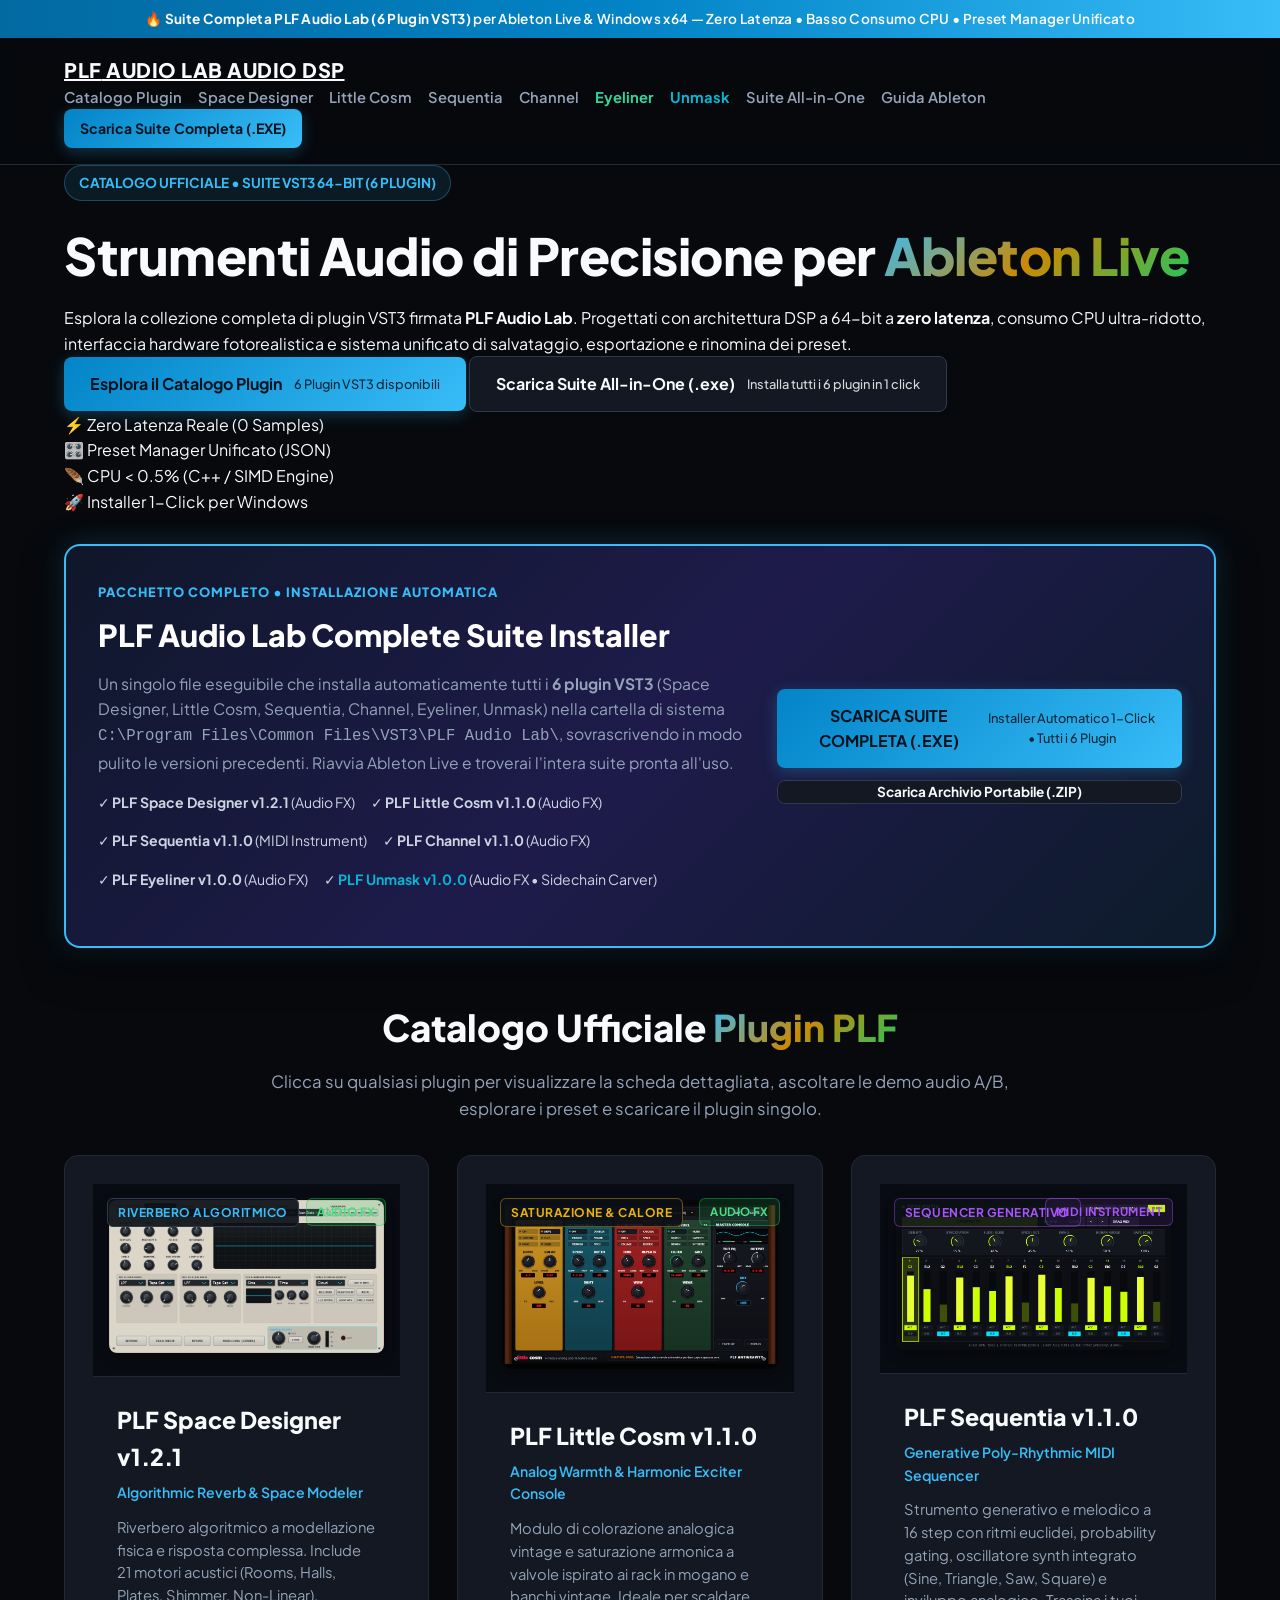
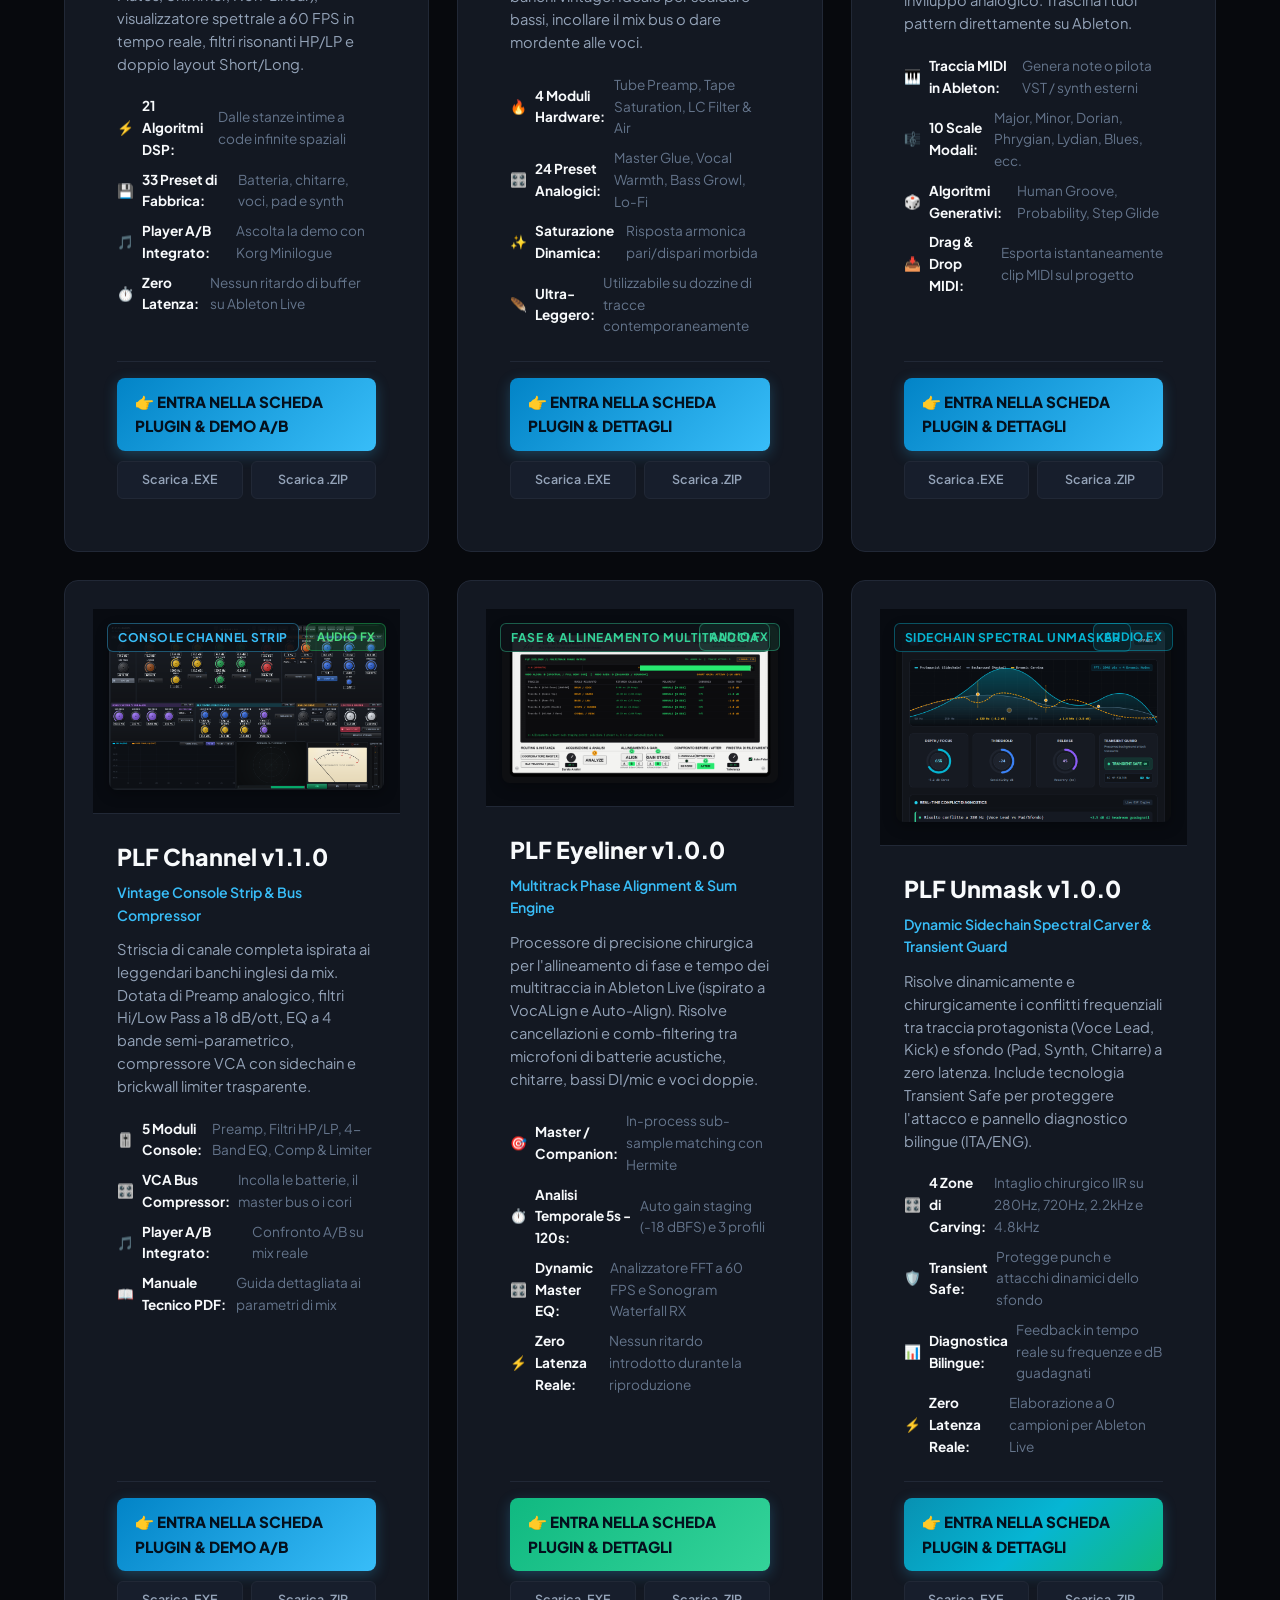
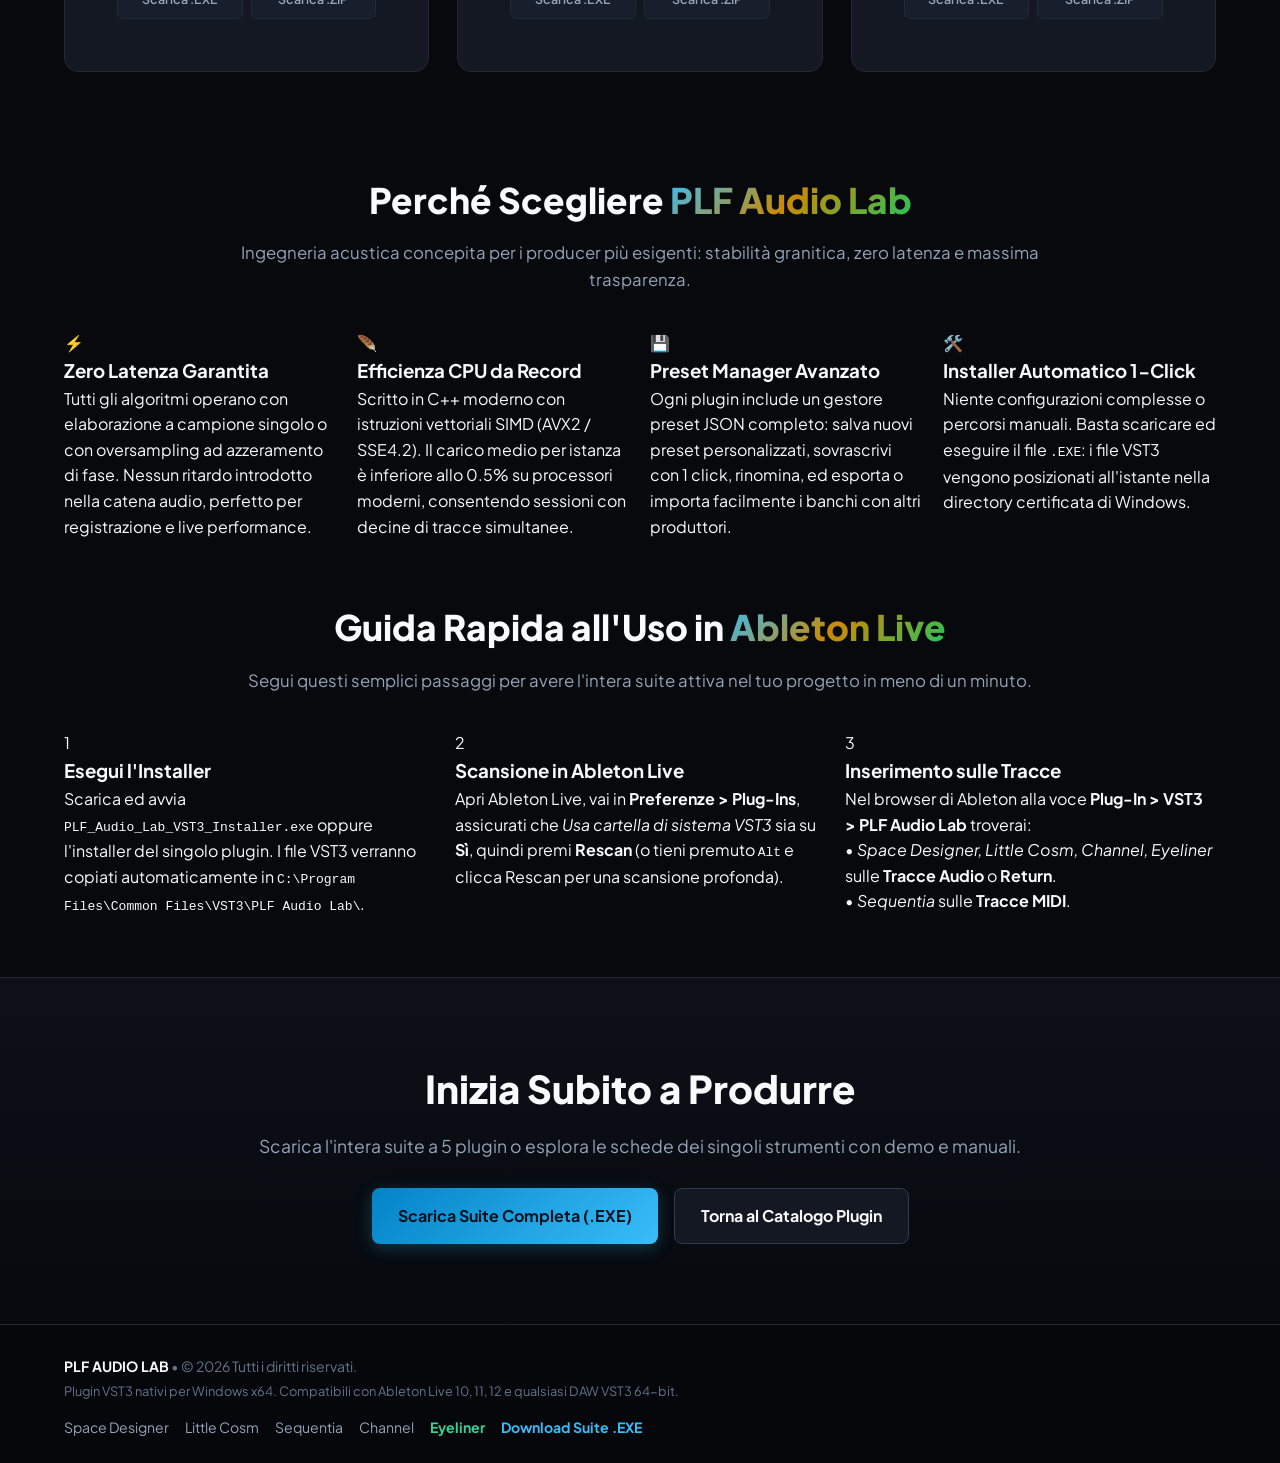
<file: index.html>
﻿<!DOCTYPE html>
<html lang="it">
<head>
  <meta charset="UTF-8">
  <meta name="viewport" content="width=device-width, initial-scale=1.0">
  <title>PLF Audio Lab — Catalogo Ufficiale Plugin VST3 per Ableton Live</title>
  <meta name="description" content="Catalogo ufficiale dei plugin VST3 PLF Audio Lab per Ableton Live e Windows x64. PLF Space Designer, PLF Little Cosm, PLF Sequentia, PLF Channel e PLF Eyeliner. Zero latenza, basso consumo CPU e Preset Manager integrato.">
  <meta name="keywords" content="PLF Audio Lab, PLF Space Designer, PLF Little Cosm, PLF Sequentia, PLF Channel, PLF Eyeliner, Ableton Live, VST3, download plugin ableton, riverbero vst3, saturatore vst3, sequencer vst3, channel strip vst3, phase alignment vst3">
  
  <link rel="preconnect" href="https://fonts.googleapis.com">
  <link rel="preconnect" href="https://fonts.gstatic.com" crossorigin>
  <link href="https://fonts.googleapis.com/css2?family=JetBrains+Mono:wght@400;500;700&family=Plus+Jakarta+Sans:wght@400;500;600;700;800&display=swap" rel="stylesheet">
  
  <link rel="stylesheet" href="style.css">
</head>
<body>

  <!-- Top Announcement Bar -->
  <div class="announcement-bar">
    🔥 <strong>Suite Completa PLF Audio Lab (6 Plugin VST3)</strong> per Ableton Live &amp; Windows x64 &mdash; Zero Latenza &bull; Basso Consumo CPU &bull; Preset Manager Unificato
  </div>

  <!-- Navigation Bar -->
  <header class="navbar">
    <div class="container nav-container">
      <a href="index.html" class="logo">
        <span class="logo-badge">PLF</span>
        <span class="logo-text">AUDIO LAB <span class="logo-sub">AUDIO DSP</span></span>
      </a>

      <nav class="nav-links">
        <a href="#catalog" class="nav-link active">Catalogo Plugin</a>
        <a href="space-designer.html" class="nav-link">Space Designer</a>
        <a href="little-cosm.html" class="nav-link">Little Cosm</a>
        <a href="sequentia.html" class="nav-link">Sequentia</a>
        <a href="channel.html" class="nav-link">Channel</a>
        <a href="eyeliner.html" class="nav-link" style="color:#34d399; font-weight:700;">Eyeliner</a>
        <a href="unmask.html" class="nav-link" style="color:#06b6d4; font-weight:700;">Unmask</a>
        <a href="#suite-installer" class="nav-link">Suite All-in-One</a>
        <a href="#ableton-guide" class="nav-link">Guida Ableton</a>
      </nav>

      <div class="nav-actions">
        <a href="PLF_Audio_Lab_VST3_Installer.exe" class="btn btn-primary btn-sm">
          <span>Scarica Suite Completa (.EXE)</span>
        </a>
      </div>
    </div>
  </header>

  <!-- Hero Section -->
  <section class="hero">
    <div class="container">
      <div class="hero-content">
        <div class="hero-badge">CATALOGO UFFICIALE &bull; SUITE VST3 64-BIT (6 PLUGIN)</div>
        <h1 class="hero-title">
          Strumenti Audio di Precisione per <span class="gradient-text">Ableton Live</span>
        </h1>
        <p class="hero-subtitle">
          Esplora la collezione completa di plugin VST3 firmata <strong>PLF Audio Lab</strong>. Progettati con architettura DSP a 64-bit a <strong>zero latenza</strong>, consumo CPU ultra-ridotto, interfaccia hardware fotorealistica e sistema unificato di salvataggio, esportazione e rinomina dei preset.
        </p>

        <div class="hero-cta">
          <a href="#catalog" class="btn btn-primary btn-lg">
            <span>Esplora il Catalogo Plugin</span>
            <span class="btn-subtext">6 Plugin VST3 disponibili</span>
          </a>
          <a href="PLF_Audio_Lab_VST3_Installer.exe" class="btn btn-secondary btn-lg">
            <span>Scarica Suite All-in-One (.exe)</span>
            <span class="btn-subtext">Installa tutti i 6 plugin in 1 click</span>
          </a>
        </div>

        <div class="hero-specs-pill">
          <div class="spec-pill-item">
            <span class="spec-icon">⚡</span>
            <span>Zero Latenza Reale (0 Samples)</span>
          </div>
          <div class="spec-pill-item">
            <span class="spec-icon">🎛️</span>
            <span>Preset Manager Unificato (JSON)</span>
          </div>
          <div class="spec-pill-item">
            <span class="spec-icon">🪶</span>
            <span>CPU < 0.5% (C++ / SIMD Engine)</span>
          </div>
          <div class="spec-pill-item">
            <span class="spec-icon">🚀</span>
            <span>Installer 1-Click per Windows</span>
          </div>
        </div>
      </div>
    </div>
  </section>

  <!-- Featured Suite Installer Banner -->
  <section id="suite-installer" class="container">
    <div class="suite-hero-card">
      <div>
        <div style="font-size:0.8rem; font-weight:800; color:#38bdf8; letter-spacing:1px; margin-bottom:8px; text-transform:uppercase;">
          Pacchetto Completo &bull; Installazione Automatica
        </div>
        <h2 style="font-size:1.9rem; font-weight:800; color:#ffffff; margin-bottom:12px;">
          PLF Audio Lab Complete Suite Installer
        </h2>
        <p style="color:#94a3b8; font-size:0.98rem; line-height:1.6; margin-bottom:16px;">
          Un singolo file eseguibile che installa automaticamente tutti i <strong>6 plugin VST3</strong> (Space Designer, Little Cosm, Sequentia, Channel, Eyeliner, Unmask) nella cartella di sistema <code>C:\Program Files\Common Files\VST3\PLF Audio Lab\</code>, sovrascrivendo in modo pulito le versioni precedenti. Riavvia Ableton Live e troverai l'intera suite pronta all'uso.
        </p>
        <ul style="list-style:none; padding:0; margin:0 0 20px 0; font-size:0.88rem; color:#cbd5e1; display:flex; flex-wrap:wrap; gap:16px;">
          <li>✓ <strong>PLF Space Designer v1.2.1</strong> (Audio FX)</li>
          <li>✓ <strong>PLF Little Cosm v1.1.0</strong> (Audio FX)</li>
          <li>✓ <strong>PLF Sequentia v1.1.0</strong> (MIDI Instrument)</li>
          <li>✓ <strong>PLF Channel v1.1.0</strong> (Audio FX)</li>
          <li>✓ <strong>PLF Eyeliner v1.0.0</strong> (Audio FX)</li>
          <li>✓ <strong style="color:#06b6d4;">PLF Unmask v1.0.0</strong> (Audio FX &bull; Sidechain Carver)</li>
        </ul>
      </div>
      <div style="display:flex; flex-direction:column; gap:12px; justify-content:center;">
        <a href="PLF_Audio_Lab_VST3_Installer.exe" class="btn btn-primary btn-lg" style="text-align:center;">
          <span>SCARICA SUITE COMPLETA (.EXE)</span>
          <span class="btn-subtext">Installer Automatico 1-Click &bull; Tutti i 6 Plugin</span>
        </a>
        <a href="PLF_Audio_Lab_Suite_v1.0.0_Win64.zip" class="btn btn-secondary" style="text-align:center; font-size:0.85rem;">
          Scarica Archivio Portabile (.ZIP)
        </a>
      </div>
    </div>
  </section>

  <!-- Main Catalog Section -->
  <section id="catalog" class="container" style="padding-bottom: 40px;">
    <div class="section-header" style="text-align:center; max-width:800px; margin:0 auto 20px auto;">
      <h2 style="font-size:2.3rem; font-weight:800; margin-bottom:12px;">
        Catalogo Ufficiale <span class="gradient-text">Plugin PLF</span>
      </h2>
      <p style="color:var(--text-muted); font-size:1.05rem;">
        Clicca su qualsiasi plugin per visualizzare la scheda dettagliata, ascoltare le demo audio A/B, esplorare i preset e scaricare il plugin singolo.
      </p>
    </div>

    <div class="catalog-grid">

      <!-- CARD 1: PLF SPACE DESIGNER -->
      <article class="catalog-card">
        <a href="space-designer.html" class="catalog-card-image">
          <span class="catalog-card-badge">RIVERBERO ALGORITMICO</span>
          <span class="catalog-card-type">AUDIO FX</span>
          <img src="plf_space_designer_gui.png" alt="PLF Space Designer v1.2.1 GUI">
        </a>
        <div class="catalog-card-body">
          <a href="space-designer.html" class="catalog-card-title">PLF Space Designer v1.2.1</a>
          <div class="catalog-card-subtitle">Algorithmic Reverb &amp; Space Modeler</div>
          <p class="catalog-card-desc">
            Riverbero algoritmico a modellazione fisica e risposta complessa. Include 21 motori acustici (Rooms, Halls, Plates, Shimmer, Non-Linear), visualizzatore spettrale a 60 FPS in tempo reale, filtri risonanti HP/LP e doppio layout Short/Long.
          </p>
          <ul class="catalog-card-features">
            <li>⚡ <strong>21 Algoritmi DSP:</strong> Dalle stanze intime a code infinite spaziali</li>
            <li>💾 <strong>33 Preset di Fabbrica:</strong> Batteria, chitarre, voci, pad e synth</li>
            <li>🎵 <strong>Player A/B Integrato:</strong> Ascolta la demo con Korg Minilogue</li>
            <li>⏱️ <strong>Zero Latenza:</strong> Nessun ritardo di buffer su Ableton Live</li>
          </ul>
          <div class="catalog-card-footer">
            <a href="space-designer.html" class="btn-view-plugin">
              <span>👉 ENTRA NELLA SCHEDA PLUGIN &amp; DEMO A/B</span>
            </a>
            <div class="catalog-card-downloads">
              <a href="INSTALLA_PLF_Space_Designer.exe" class="btn-download-quick">Scarica .EXE</a>
              <a href="PLF_Space_Designer_vst3_PLF_Audio_Lab.zip" class="btn-download-quick">Scarica .ZIP</a>
            </div>
          </div>
        </div>
      </article>

      <!-- CARD 2: PLF LITTLE COSM -->
      <article class="catalog-card">
        <a href="little-cosm.html" class="catalog-card-image">
          <span class="catalog-card-badge" style="color:#eab308; border-color:rgba(234,179,8,0.4);">SATURAZIONE &amp; CALORE</span>
          <span class="catalog-card-type">AUDIO FX</span>
          <img src="plf_little_cosm_gui.png" alt="PLF Little Cosm v1.1.0 GUI">
        </a>
        <div class="catalog-card-body">
          <a href="little-cosm.html" class="catalog-card-title">PLF Little Cosm v1.1.0</a>
          <div class="catalog-card-subtitle">Analog Warmth &amp; Harmonic Exciter Console</div>
          <p class="catalog-card-desc">
            Modulo di colorazione analogica vintage e saturazione armonica a valvole ispirato ai rack in mogano e banchi vintage. Ideale per scaldare bassi, incollare il mix bus o dare mordente alle voci.
          </p>
          <ul class="catalog-card-features">
            <li>🔥 <strong>4 Moduli Hardware:</strong> Tube Preamp, Tape Saturation, LC Filter &amp; Air</li>
            <li>🎛️ <strong>24 Preset Analogici:</strong> Master Glue, Vocal Warmth, Bass Growl, Lo-Fi</li>
            <li>✨ <strong>Saturazione Dinamica:</strong> Risposta armonica pari/dispari morbida</li>
            <li>🪶 <strong>Ultra-Leggero:</strong> Utilizzabile su dozzine di tracce contemporaneamente</li>
          </ul>
          <div class="catalog-card-footer">
            <a href="little-cosm.html" class="btn-view-plugin">
              <span>👉 ENTRA NELLA SCHEDA PLUGIN &amp; DETTAGLI</span>
            </a>
            <div class="catalog-card-downloads">
              <a href="INSTALLA_PLF_Little_Cosm.exe" class="btn-download-quick">Scarica .EXE</a>
              <a href="PLF_Little_Cosm_vst3_PLF_Audio_Lab.zip" class="btn-download-quick">Scarica .ZIP</a>
            </div>
          </div>
        </div>
      </article>

      <!-- CARD 3: PLF SEQUENTIA -->
      <article class="catalog-card">
        <a href="sequentia.html" class="catalog-card-image">
          <span class="catalog-card-badge" style="color:#a855f7; border-color:rgba(168,85,247,0.4);">SEQUENCER GENERATIVO</span>
          <span class="catalog-card-type" style="color:#a855f7; border-color:rgba(168,85,247,0.4); background:rgba(168,85,247,0.1);">MIDI INSTRUMENT</span>
          <img src="plf_sequentia_gui.png" alt="PLF Sequentia v1.1.0 GUI">
        </a>
        <div class="catalog-card-body">
          <a href="sequentia.html" class="catalog-card-title">PLF Sequentia v1.1.0</a>
          <div class="catalog-card-subtitle">Generative Poly-Rhythmic MIDI Sequencer</div>
          <p class="catalog-card-desc">
            Strumento generativo e melodico a 16 step con ritmi euclidei, probability gating, oscillatore synth integrato (Sine, Triangle, Saw, Square) e inviluppo analogico. Trascina i tuoi pattern direttamente su Ableton.
          </p>
          <ul class="catalog-card-features">
            <li>🎹 <strong>Traccia MIDI in Ableton:</strong> Genera note o pilota VST / synth esterni</li>
            <li>🎼 <strong>10 Scale Modali:</strong> Major, Minor, Dorian, Phrygian, Lydian, Blues, ecc.</li>
            <li>🎲 <strong>Algoritmi Generativi:</strong> Human Groove, Probability, Step Glide</li>
            <li>📥 <strong>Drag &amp; Drop MIDI:</strong> Esporta istantaneamente clip MIDI sul progetto</li>
          </ul>
          <div class="catalog-card-footer">
            <a href="sequentia.html" class="btn-view-plugin">
              <span>👉 ENTRA NELLA SCHEDA PLUGIN &amp; DETTAGLI</span>
            </a>
            <div class="catalog-card-downloads">
              <a href="INSTALLA_PLF_Sequentia.exe" class="btn-download-quick">Scarica .EXE</a>
              <a href="PLF_Sequentia_vst3_PLF_Audio_Lab.zip" class="btn-download-quick">Scarica .ZIP</a>
            </div>
          </div>
        </div>
      </article>

      <!-- CARD 4: PLF CHANNEL -->
      <article class="catalog-card">
        <a href="channel.html" class="catalog-card-image">
          <span class="catalog-card-badge" style="color:#38bdf8; border-color:rgba(56,189,248,0.4);">CONSOLE CHANNEL STRIP</span>
          <span class="catalog-card-type">AUDIO FX</span>
          <img src="plf_channel_gui.png" alt="PLF Channel v1.1.0 GUI">
        </a>
        <div class="catalog-card-body">
          <a href="channel.html" class="catalog-card-title">PLF Channel v1.1.0</a>
          <div class="catalog-card-subtitle">Vintage Console Strip &amp; Bus Compressor</div>
          <p class="catalog-card-desc">
            Striscia di canale completa ispirata ai leggendari banchi inglesi da mix. Dotata di Preamp analogico, filtri Hi/Low Pass a 18 dB/ott, EQ a 4 bande semi-parametrico, compressore VCA con sidechain e brickwall limiter trasparente.
          </p>
          <ul class="catalog-card-features">
            <li>🎚️ <strong>5 Moduli Console:</strong> Preamp, Filtri HP/LP, 4-Band EQ, Comp &amp; Limiter</li>
            <li>🎛️ <strong>VCA Bus Compressor:</strong> Incolla le batterie, il master bus o i cori</li>
            <li>🎵 <strong>Player A/B Integrato:</strong> Confronto A/B su mix reale</li>
            <li>📖 <strong>Manuale Tecnico PDF:</strong> Guida dettagliata ai parametri di mix</li>
          </ul>
          <div class="catalog-card-footer">
            <a href="channel.html" class="btn-view-plugin">
              <span>👉 ENTRA NELLA SCHEDA PLUGIN &amp; DEMO A/B</span>
            </a>
            <div class="catalog-card-downloads">
              <a href="INSTALLA_PLF_Channel.exe" class="btn-download-quick">Scarica .EXE</a>
              <a href="PLF_Channel_vst3_PLF_Audio_Lab.zip" class="btn-download-quick">Scarica .ZIP</a>
            </div>
          </div>
        </div>
      </article>

      <!-- CARD 5: PLF EYELINER -->
      <article class="catalog-card">
        <a href="eyeliner.html" class="catalog-card-image">
          <span class="catalog-card-badge" style="color:#34d399; border-color:rgba(52,211,153,0.4);">FASE &amp; ALLINEAMENTO MULTITRACCIA</span>
          <span class="catalog-card-type" style="color:#34d399; border-color:rgba(52,211,153,0.4); background:rgba(52,211,153,0.1);">AUDIO FX</span>
          <img src="plf_eyeliner_gui.png" alt="PLF Eyeliner v1.0.0 GUI">
        </a>
        <div class="catalog-card-body">
          <a href="eyeliner.html" class="catalog-card-title">PLF Eyeliner v1.0.0</a>
          <div class="catalog-card-subtitle">Multitrack Phase Alignment &amp; Sum Engine</div>
          <p class="catalog-card-desc">
            Processore di precisione chirurgica per l'allineamento di fase e tempo dei multitraccia in Ableton Live (ispirato a VocALign e Auto-Align). Risolve cancellazioni e comb-filtering tra microfoni di batterie acustiche, chitarre, bassi DI/mic e voci doppie.
          </p>
          <ul class="catalog-card-features">
            <li>🎯 <strong>Master / Companion:</strong> In-process sub-sample matching con Hermite</li>
            <li>⏱️ <strong>Analisi Temporale 5s - 120s:</strong> Auto gain staging (-18 dBFS) e 3 profili</li>
            <li>🎛️ <strong>Dynamic Master EQ:</strong> Analizzatore FFT a 60 FPS e Sonogram Waterfall RX</li>
            <li>⚡ <strong>Zero Latenza Reale:</strong> Nessun ritardo introdotto durante la riproduzione</li>
          </ul>
          <div class="catalog-card-footer">
            <a href="eyeliner.html" class="btn-view-plugin" style="background: linear-gradient(135deg, #10b981 0%, #34d399 100%);">
              <span>👉 ENTRA NELLA SCHEDA PLUGIN &amp; DETTAGLI</span>
            </a>
            <div class="catalog-card-downloads">
              <a href="INSTALLA_PLF_Eyeliner.exe" class="btn-download-quick">Scarica .EXE</a>
              <a href="PLF_Eyeliner_vst3_PLF_Audio_Lab.zip" class="btn-download-quick">Scarica .ZIP</a>
            </div>
          </div>
        </div>
      </article>

      <!-- CARD 6: PLF UNMASK -->
      <article class="catalog-card">
        <a href="unmask.html" class="catalog-card-image">
          <span class="catalog-card-badge" style="color:#06b6d4; border-color:rgba(6,182,212,0.4);">SIDECHAIN SPECTRAL UNMASKER</span>
          <span class="catalog-card-type" style="color:#06b6d4; border-color:rgba(6,182,212,0.4); background:rgba(6,182,212,0.1);">AUDIO FX</span>
          <img src="plf_unmask_gui.png" alt="PLF Unmask v1.0.0 GUI">
        </a>
        <div class="catalog-card-body">
          <a href="unmask.html" class="catalog-card-title">PLF Unmask v1.0.0</a>
          <div class="catalog-card-subtitle">Dynamic Sidechain Spectral Carver &amp; Transient Guard</div>
          <p class="catalog-card-desc">
            Risolve dinamicamente e chirurgicamente i conflitti frequenziali tra traccia protagonista (Voce Lead, Kick) e sfondo (Pad, Synth, Chitarre) a zero latenza. Include tecnologia Transient Safe per proteggere l'attacco e pannello diagnostico bilingue (ITA/ENG).
          </p>
          <ul class="catalog-card-features">
            <li>🎛️ <strong>4 Zone di Carving:</strong> Intaglio chirurgico IIR su 280Hz, 720Hz, 2.2kHz e 4.8kHz</li>
            <li>🛡️ <strong>Transient Safe:</strong> Protegge punch e attacchi dinamici dello sfondo</li>
            <li>📊 <strong>Diagnostica Bilingue:</strong> Feedback in tempo reale su frequenze e dB guadagnati</li>
            <li>⚡ <strong>Zero Latenza Reale:</strong> Elaborazione a 0 campioni per Ableton Live</li>
          </ul>
          <div class="catalog-card-footer">
            <a href="unmask.html" class="btn-view-plugin" style="background: linear-gradient(135deg, #0891b2 0%, #06b6d4 50%, #10b981 100%); color:#04101d;">
              <span>👉 ENTRA NELLA SCHEDA PLUGIN &amp; DETTAGLI</span>
            </a>
            <div class="catalog-card-downloads">
              <a href="INSTALLA_PLF_Unmask.exe" class="btn-download-quick">Scarica .EXE</a>
              <a href="PLF_Unmask_vst3_PLF_Audio_Lab.zip" class="btn-download-quick">Scarica .ZIP</a>
            </div>
          </div>
        </div>
      </article>

    </div>
  </section>

  <!-- Why PLF Section -->
  <section id="specs" class="specs-section">
    <div class="container">
      <div class="section-header" style="text-align:center; max-width:800px; margin:0 auto 36px auto;">
        <h2 style="font-size:2.2rem; font-weight:800; margin-bottom:12px;">
          Perché Scegliere <span class="gradient-text">PLF Audio Lab</span>
        </h2>
        <p style="color:var(--text-muted); font-size:1.05rem;">
          Ingegneria acustica concepita per i producer più esigenti: stabilità granitica, zero latenza e massima trasparenza.
        </p>
      </div>

      <div class="modules-grid">
        <div class="module-card">
          <div class="module-icon">⚡</div>
          <h3>Zero Latenza Garantita</h3>
          <p>
            Tutti gli algoritmi operano con elaborazione a campione singolo o con oversampling ad azzeramento di fase. Nessun ritardo introdotto nella catena audio, perfetto per registrazione e live performance.
          </p>
        </div>

        <div class="module-card">
          <div class="module-icon">🪶</div>
          <h3>Efficienza CPU da Record</h3>
          <p>
            Scritto in C++ moderno con istruzioni vettoriali SIMD (AVX2 / SSE4.2). Il carico medio per istanza è inferiore allo 0.5% su processori moderni, consentendo sessioni con decine di tracce simultanee.
          </p>
        </div>

        <div class="module-card">
          <div class="module-icon">💾</div>
          <h3>Preset Manager Avanzato</h3>
          <p>
            Ogni plugin include un gestore preset JSON completo: salva nuovi preset personalizzati, sovrascrivi con 1 click, rinomina, ed esporta o importa facilmente i banchi con altri produttori.
          </p>
        </div>

        <div class="module-card">
          <div class="module-icon">🛠️</div>
          <h3>Installer Automatico 1-Click</h3>
          <p>
            Niente configurazioni complesse o percorsi manuali. Basta scaricare ed eseguire il file <code>.EXE</code>: i file VST3 vengono posizionati all'istante nella directory certificata di Windows.
          </p>
        </div>
      </div>
    </div>
  </section>

  <!-- Ableton Live Quick Guide -->
  <section id="ableton-guide" class="container" style="padding: 60px 24px;">
    <div class="section-header" style="text-align:center; max-width:800px; margin:0 auto 36px auto;">
      <h2 style="font-size:2.2rem; font-weight:800; margin-bottom:12px;">
        Guida Rapida all'Uso in <span class="gradient-text">Ableton Live</span>
      </h2>
      <p style="color:var(--text-muted); font-size:1.05rem;">
        Segui questi semplici passaggi per avere l'intera suite attiva nel tuo progetto in meno di un minuto.
      </p>
    </div>

    <div class="modules-grid">
      <div class="module-card">
        <div class="module-icon">1</div>
        <h3>Esegui l'Installer</h3>
        <p>
          Scarica ed avvia <code>PLF_Audio_Lab_VST3_Installer.exe</code> oppure l'installer del singolo plugin. I file VST3 verranno copiati automaticamente in <code>C:\Program Files\Common Files\VST3\PLF Audio Lab\</code>.
        </p>
      </div>

      <div class="module-card">
        <div class="module-icon">2</div>
        <h3>Scansione in Ableton Live</h3>
        <p>
          Apri Ableton Live, vai in <strong>Preferenze &gt; Plug-Ins</strong>, assicurati che <em>Usa cartella di sistema VST3</em> sia su <strong>Sì</strong>, quindi premi <strong>Rescan</strong> (o tieni premuto <kbd>Alt</kbd> e clicca Rescan per una scansione profonda).
        </p>
      </div>

      <div class="module-card">
        <div class="module-icon">3</div>
        <h3>Inserimento sulle Tracce</h3>
        <p>
          Nel browser di Ableton alla voce <strong>Plug-In &gt; VST3 &gt; PLF Audio Lab</strong> troverai:
          <br>&bull; <em>Space Designer, Little Cosm, Channel, Eyeliner</em> sulle <strong>Tracce Audio</strong> o <strong>Return</strong>.
          <br>&bull; <em>Sequentia</em> sulle <strong>Tracce MIDI</strong>.
        </p>
      </div>
    </div>
  </section>

  <!-- Footer CTA -->
  <footer class="footer-cta">
    <div class="container">
      <h2>Inizia Subito a Produrre</h2>
      <p>Scarica l'intera suite a 5 plugin o esplora le schede dei singoli strumenti con demo e manuali.</p>
      <div class="cta-buttons">
        <a href="PLF_Audio_Lab_VST3_Installer.exe" class="btn btn-primary btn-lg">
          <span>Scarica Suite Completa (.EXE)</span>
        </a>
        <a href="#catalog" class="btn btn-secondary btn-lg">
          <span>Torna al Catalogo Plugin</span>
        </a>
      </div>
    </div>
  </footer>

  <!-- Base Footer -->
  <footer class="footer">
    <div class="container footer-content">
      <div class="footer-left">
        <strong>PLF AUDIO LAB</strong> &bull; &copy; 2026 Tutti i diritti riservati.
        <div style="font-size:0.8rem; color:#64748b; margin-top:4px;">
          Plugin VST3 nativi per Windows x64. Compatibili con Ableton Live 10, 11, 12 e qualsiasi DAW VST3 64-bit.
        </div>
      </div>
      <div class="footer-links" style="display:flex; gap:16px; flex-wrap:wrap;">
        <a href="space-designer.html" style="color:var(--text-muted); text-decoration:none;">Space Designer</a>
        <a href="little-cosm.html" style="color:var(--text-muted); text-decoration:none;">Little Cosm</a>
        <a href="sequentia.html" style="color:var(--text-muted); text-decoration:none;">Sequentia</a>
        <a href="channel.html" style="color:var(--text-muted); text-decoration:none;">Channel</a>
        <a href="eyeliner.html" style="color:#34d399; text-decoration:none; font-weight:700;">Eyeliner</a>
        <a href="PLF_Audio_Lab_VST3_Installer.exe" style="color:var(--primary); text-decoration:none; font-weight:700;">Download Suite .EXE</a>
      </div>
    </div>
  </footer>

  <script src="app.js"></script>
</body>
</html>
</file>
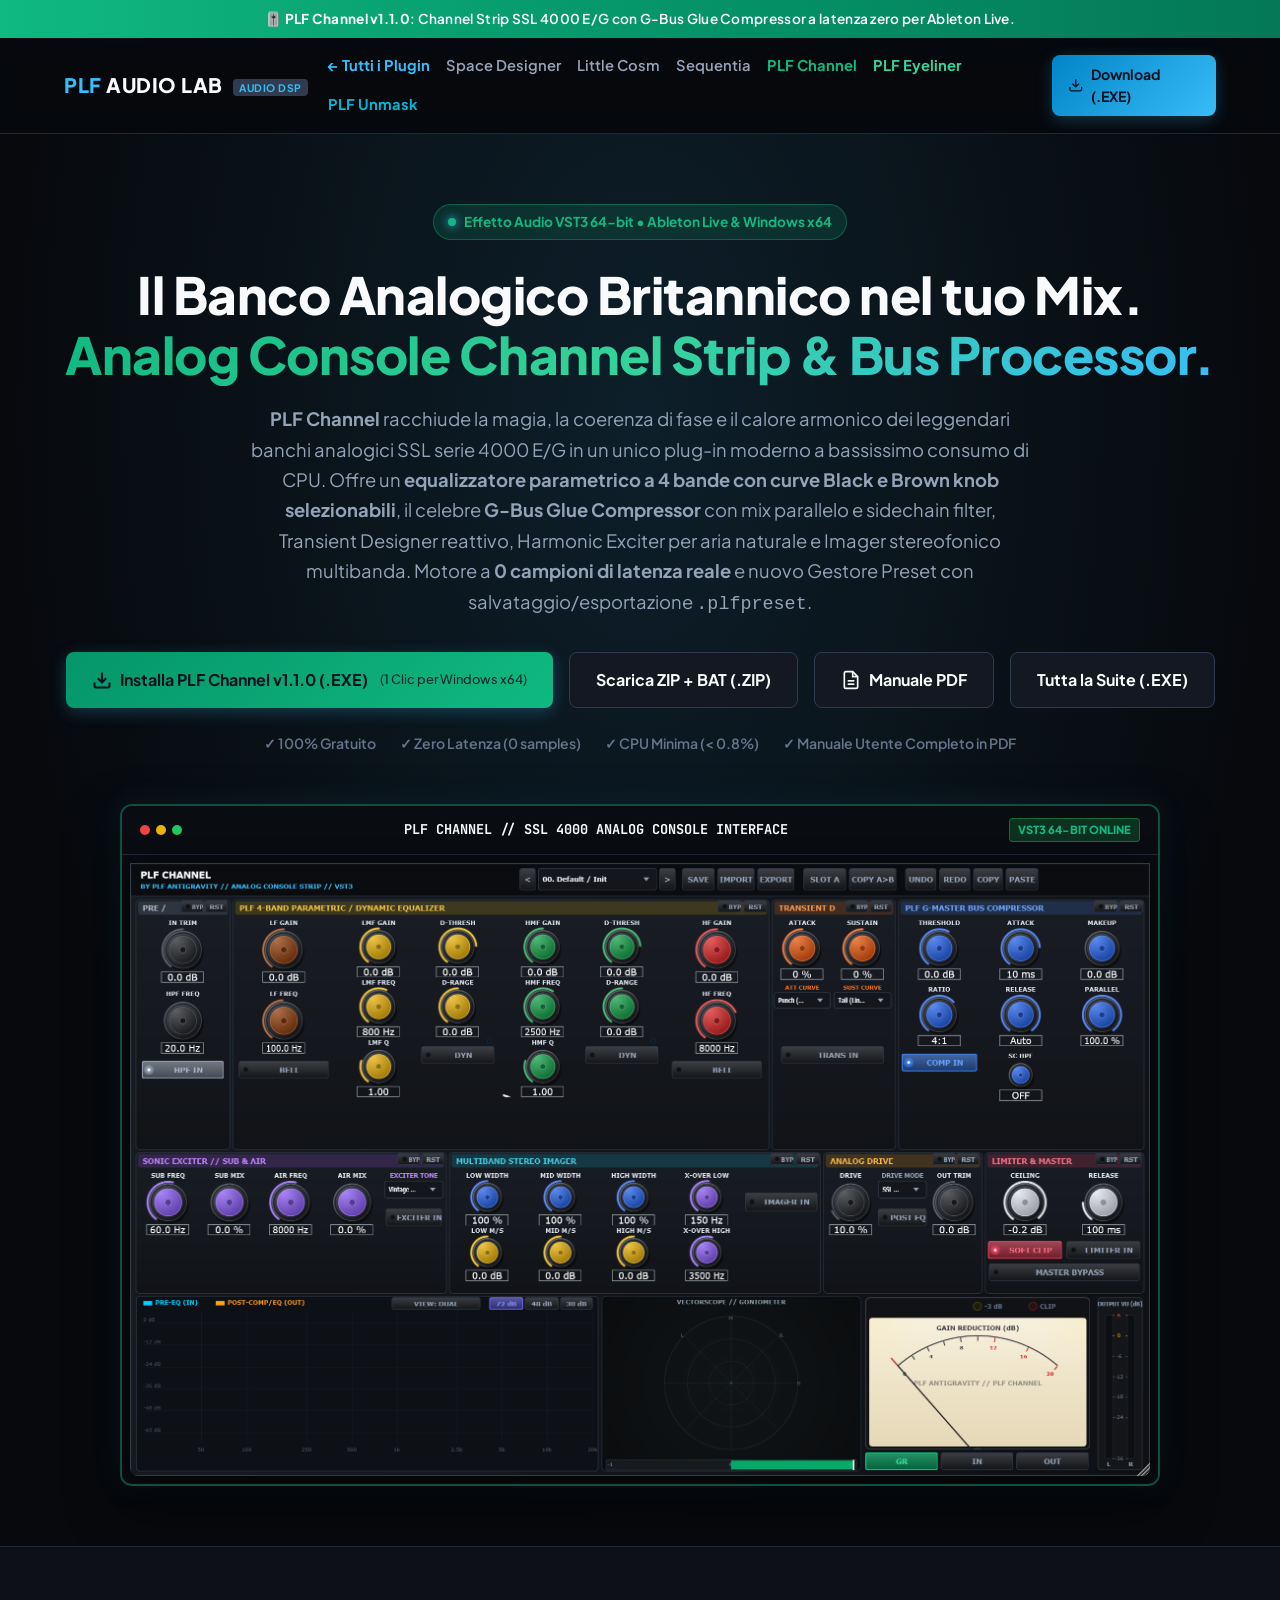
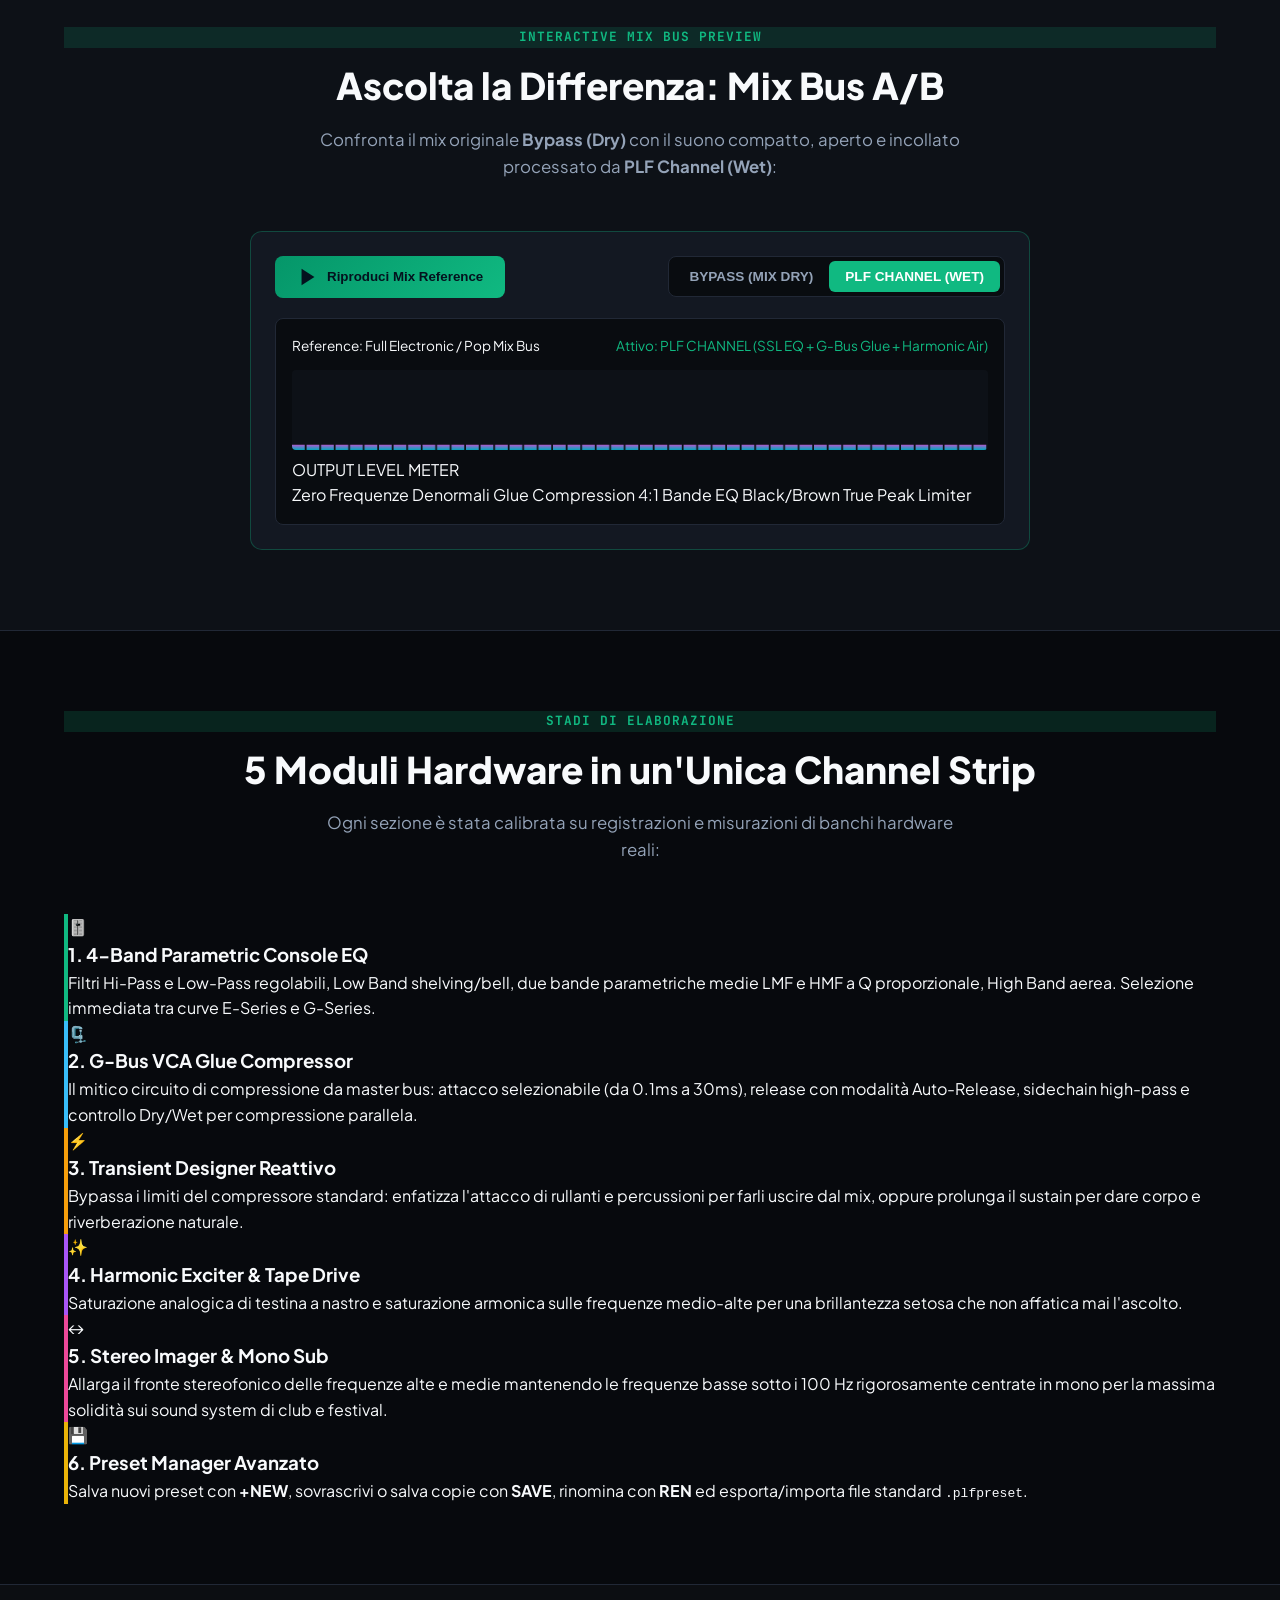
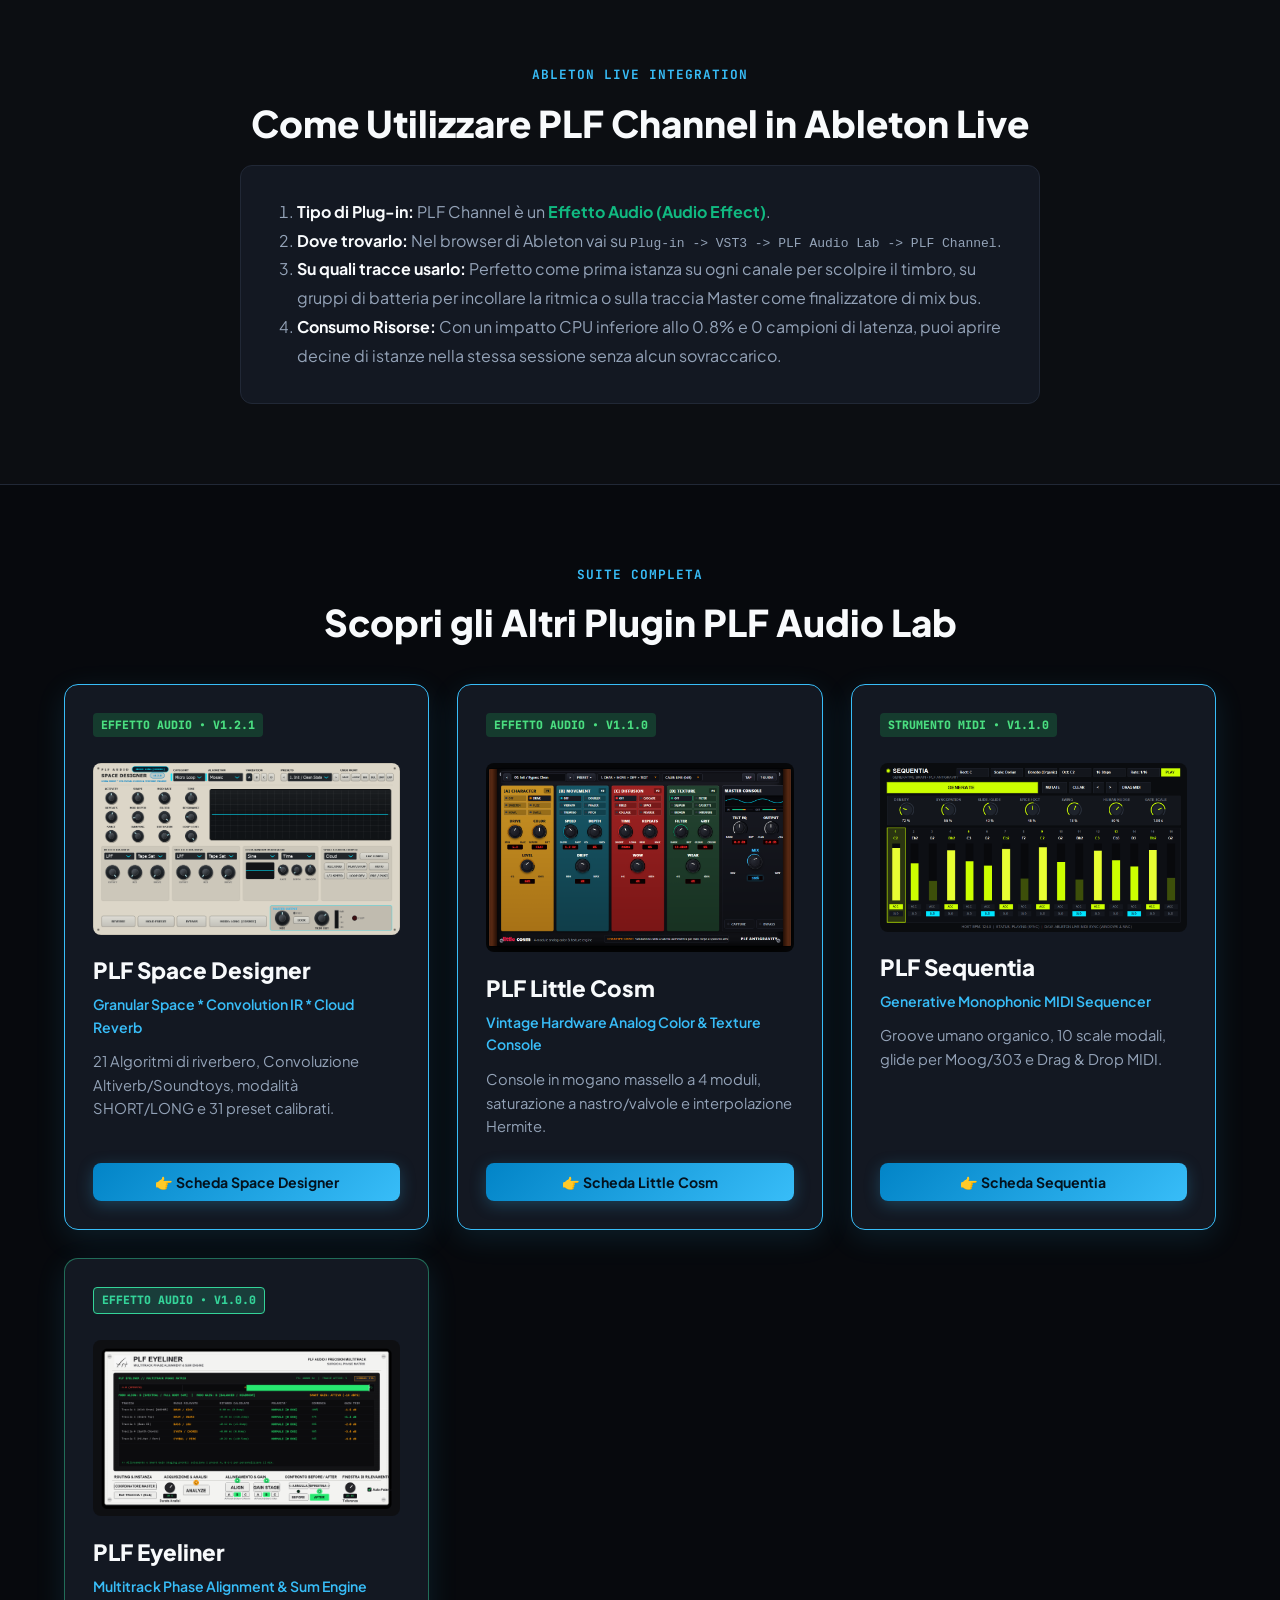
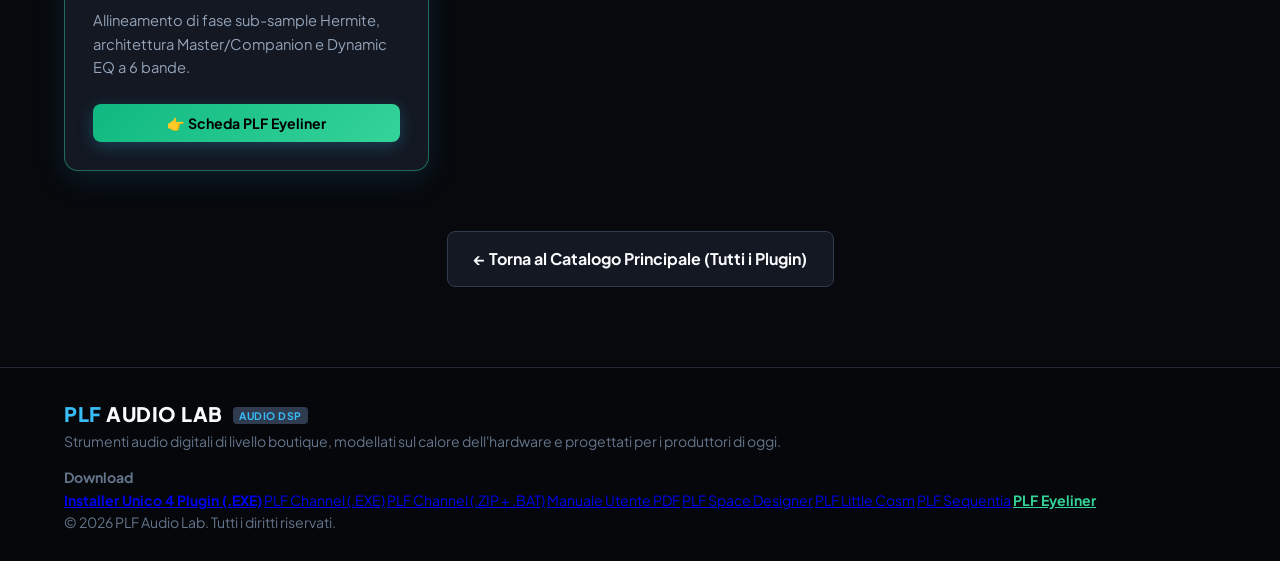
<file: channel.html>
﻿<!DOCTYPE html>
<html lang="it">
<head>
  <meta charset="UTF-8">
  <meta name="viewport" content="width=device-width, initial-scale=1.0">
  <title>PLF Channel v1.1.0 — Analog Console Channel Strip & Bus Processor (VST3)</title>
  <meta name="description" content="PLF Channel: Channel strip analogica modellata su console SSL 4000 E/G con EQ a 4 bande, G-Bus glue compressor, transient designer e imager per Ableton Live su Windows x64.">
  <link rel="stylesheet" href="style.css">
  <link rel="preconnect" href="https://fonts.googleapis.com">
  <link rel="preconnect" href="https://fonts.gstatic.com" crossorigin>
  <link href="https://fonts.googleapis.com/css2?family=Plus+Jakarta+Sans:wght@400;500;600;700;800&family=JetBrains+Mono:wght@500;700&display=swap" rel="stylesheet">
</head>
<body>

  <!-- Top Announcement Bar -->
  <div class="announcement-bar" style="background: linear-gradient(90deg, #10b981, #059669, #047857); color: #fff;">
    <span>🎚️ <strong>PLF Channel v1.1.0</strong>: Channel Strip SSL 4000 E/G con G-Bus Glue Compressor a latenza zero per Ableton Live.</span>
  </div>

  <!-- Navigation -->
  <header class="navbar">
    <div class="container nav-content">
      <div class="logo">
        <a href="index.html" style="color: inherit; text-decoration: none;">
          <span class="logo-accent">PLF</span> AUDIO LAB <span class="badge-tag">AUDIO DSP</span>
        </a>
      </div>
      <nav class="nav-links">
        <a href="index.html" style="color: var(--primary); font-weight: 700;">← Tutti i Plugin</a>
        <a href="space-designer.html">Space Designer</a>
        <a href="little-cosm.html">Little Cosm</a>
        <a href="sequentia.html">Sequentia</a>
        <a href="channel.html" style="color: #10b981; font-weight: 700;">PLF Channel</a>
        <a href="eyeliner.html" style="color: #34d399; font-weight: 700;">PLF Eyeliner</a>
        <a href="unmask.html" style="color: #06b6d4; font-weight: 700;">PLF Unmask</a>
      </nav>
      <div class="nav-cta">
        <a href="INSTALLA_PLF_Channel.exe" class="btn btn-primary btn-sm" download>
          <svg width="16" height="16" viewBox="0 0 24 24" fill="none" stroke="currentColor" stroke-width="2"><path d="M21 15v4a2 2 0 0 1-2 2H5a2 2 0 0 1-2-2v-4M7 10l5 5 5-5M12 15V3"/></svg>
          Download (.EXE)
        </a>
      </div>
    </div>
  </header>

  <!-- Hero Section -->
  <section class="hero-section">
    <div class="container">
      <div class="hero-badge" style="background: rgba(16, 185, 129, 0.15); color: #10b981; border-color: rgba(16, 185, 129, 0.35);">
        <span class="pulse-dot" style="background: #10b981;"></span> Effetto Audio VST3 64-bit • Ableton Live &amp; Windows x64
      </div>
      <h1 class="hero-title">
        Il Banco Analogico Britannico nel tuo Mix.<br>
        <span class="gradient-text" style="background: linear-gradient(135deg, #10b981, #34d399, #38bdf8); -webkit-background-clip: text; -webkit-text-fill-color: transparent;">Analog Console Channel Strip &amp; Bus Processor.</span>
      </h1>
      <p class="hero-lead">
        <strong>PLF Channel</strong> racchiude la magia, la coerenza di fase e il calore armonico dei leggendari banchi analogici SSL serie 4000 E/G in un unico plug-in moderno a bassissimo consumo di CPU. Offre un <strong>equalizzatore parametrico a 4 bande con curve Black e Brown knob selezionabili</strong>, il celebre <strong>G-Bus Glue Compressor</strong> con mix parallelo e sidechain filter, Transient Designer reattivo, Harmonic Exciter per aria naturale e Imager stereofonico multibanda. Motore a <strong>0 campioni di latenza reale</strong> e nuovo Gestore Preset con salvataggio/esportazione <code>.plfpreset</code>.
      </p>

      <div class="hero-actions">
        <a href="INSTALLA_PLF_Channel.exe" class="btn btn-primary btn-lg" download style="background: linear-gradient(135deg, #059669, #10b981); border: none;">
          <svg width="20" height="20" viewBox="0 0 24 24" fill="none" stroke="currentColor" stroke-width="2.5"><path d="M21 15v4a2 2 0 0 1-2 2H5a2 2 0 0 1-2-2v-4M7 10l5 5 5-5M12 15V3"/></svg>
          Installa PLF Channel v1.1.0 (.EXE) <span class="btn-subtext">(1 Clic per Windows x64)</span>
        </a>
        <a href="PLF_Channel_vst3_PLF_Audio_Lab.zip" class="btn btn-secondary btn-lg" download>
          Scarica ZIP + BAT (.ZIP)
        </a>
        <a href="Manuale_Utente_PLF_Channel.pdf" class="btn btn-secondary btn-lg" target="_blank">
          <svg width="20" height="20" viewBox="0 0 24 24" fill="none" stroke="currentColor" stroke-width="2"><path d="M14 2H6a2 2 0 0 0-2 2v16a2 2 0 0 0 2 2h12a2 2 0 0 0 2-2V8z"/><polyline points="14 2 14 8 20 8"/><line x1="16" y1="13" x2="8" y2="13"/><line x1="16" y1="17" x2="8" y2="17"/></svg>
          Manuale PDF
        </a>
        <a href="PLF_Audio_Lab_VST3_Installer.exe" class="btn btn-secondary btn-lg" download>
          Tutta la Suite (.EXE)
        </a>
      </div>

      <div class="hero-guarantees">
        <span>✓ 100% Gratuito</span>
        <span>✓ Zero Latenza (0 samples)</span>
        <span>✓ CPU Minima (&lt; 0.8%)</span>
        <span>✓ Manuale Utente Completo in PDF</span>
      </div>

      <!-- Real Plugin Interface Preview -->
      <div class="plugin-preview-card" style="border-color: rgba(16, 185, 129, 0.35);">
        <div class="preview-header">
          <div class="preview-dots">
            <span class="dot red"></span>
            <span class="dot yellow"></span>
            <span class="dot green"></span>
          </div>
          <div class="preview-title">PLF CHANNEL // SSL 4000 ANALOG CONSOLE INTERFACE</div>
          <div class="preview-status" style="color: #10b981;">VST3 64-BIT ONLINE</div>
        </div>
        <div class="preview-real-wrapper">
          <img src="plf_channel_gui.png" alt="PLF Channel VST3 GUI" class="plugin-real-screenshot">
        </div>
      </div>
    </div>
  </section>

  <!-- Audio A/B Demo Section -->
  <section class="section demo-section">
    <div class="container">
      <div class="section-badge" style="background: rgba(16, 185, 129, 0.15); color: #10b981; border-color: rgba(16, 185, 129, 0.35);">INTERACTIVE MIX BUS PREVIEW</div>
      <h2 class="section-title">Ascolta la Differenza: Mix Bus A/B</h2>
      <p class="section-lead">
        Confronta il mix originale <strong>Bypass (Dry)</strong> con il suono compatto, aperto e incollato processato da <strong>PLF Channel (Wet)</strong>:
      </p>

      <div class="audio-demo-player" style="border-color: rgba(16, 185, 129, 0.3);">
        <audio id="audioDry" preload="auto" playsinline loop src="chance_dry.mp3"></audio>
        <audio id="audioWet" preload="auto" playsinline loop src="chance_wet.mp3"></audio>
        <div class="player-controls">
          <button id="playBtn" class="btn btn-play" style="background: linear-gradient(135deg, #059669, #10b981);">
            <svg id="playIcon" width="22" height="22" viewBox="0 0 24 24" fill="currentColor"><path d="M5 3l14 9-14 9V3z"/></svg>
            <span id="playText">Riproduci Mix Reference</span>
          </button>
          
          <div class="ab-toggle-switch">
            <button id="dryBtn" class="btn-toggle">BYPASS (MIX DRY)</button>
            <button id="wetBtn" class="btn-toggle active" style="background: #10b981; color: #fff;">PLF CHANNEL (WET)</button>
          </div>
        </div>

        <div class="player-visualizer">
          <div class="track-info">
            <span class="track-title">Reference: Full Electronic / Pop Mix Bus</span>
            <span class="track-dsp" id="dspStatus" style="color: #10b981;">Attivo: PLF CHANNEL (SSL EQ + G-Bus Glue + Harmonic Air)</span>
          </div>

          <div class="spectrum-wrapper">
            <canvas id="spectrumCanvas" width="800" height="120"></canvas>
          </div>

          <div class="hardware-meters">
            <div class="vu-meter-box">
              <div class="vu-label">OUTPUT LEVEL METER</div>
              <div class="analog-meter">
                <div class="analog-needle" id="analogNeedle"></div>
                <div class="meter-scale"></div>
              </div>
            </div>
            <div class="features-pill-list">
              <span class="pill-badge">Zero Frequenze Denormali</span>
              <span class="pill-badge">Glue Compression 4:1</span>
              <span class="pill-badge">Bande EQ Black/Brown</span>
              <span class="pill-badge">True Peak Limiter</span>
            </div>
          </div>
        </div>
      </div>
    </div>
  </section>

  <!-- Modules Grid -->
  <section class="section features-section">
    <div class="container">
      <div class="section-badge" style="background: rgba(16, 185, 129, 0.15); color: #10b981; border-color: rgba(16, 185, 129, 0.35);">STADI DI ELABORAZIONE</div>
      <h2 class="section-title">5 Moduli Hardware in un'Unica Channel Strip</h2>
      <p class="section-lead">
        Ogni sezione è stata calibrata su registrazioni e misurazioni di banchi hardware reali:
      </p>

      <div class="features-grid">
        <div class="feature-card" style="border-left: 4px solid #10b981;">
          <div class="feature-icon">🎚️</div>
          <h3>1. 4-Band Parametric Console EQ</h3>
          <p>Filtri Hi-Pass e Low-Pass regolabili, Low Band shelving/bell, due bande parametriche medie LMF e HMF a Q proporzionale, High Band aerea. Selezione immediata tra curve E-Series e G-Series.</p>
        </div>

        <div class="feature-card" style="border-left: 4px solid #38bdf8;">
          <div class="feature-icon">🗜️</div>
          <h3>2. G-Bus VCA Glue Compressor</h3>
          <p>Il mitico circuito di compressione da master bus: attacco selezionabile (da 0.1ms a 30ms), release con modalità Auto-Release, sidechain high-pass e controllo Dry/Wet per compressione parallela.</p>
        </div>

        <div class="feature-card" style="border-left: 4px solid #f59e0b;">
          <div class="feature-icon">⚡</div>
          <h3>3. Transient Designer Reattivo</h3>
          <p>Bypassa i limiti del compressore standard: enfatizza l'attacco di rullanti e percussioni per farli uscire dal mix, oppure prolunga il sustain per dare corpo e riverberazione naturale.</p>
        </div>

        <div class="feature-card" style="border-left: 4px solid #a855f7;">
          <div class="feature-icon">✨</div>
          <h3>4. Harmonic Exciter &amp; Tape Drive</h3>
          <p>Saturazione analogica di testina a nastro e saturazione armonica sulle frequenze medio-alte per una brillantezza setosa che non affatica mai l'ascolto.</p>
        </div>

        <div class="feature-card" style="border-left: 4px solid #ec4899;">
          <div class="feature-icon">↔️</div>
          <h3>5. Stereo Imager &amp; Mono Sub</h3>
          <p>Allarga il fronte stereofonico delle frequenze alte e medie mantenendo le frequenze basse sotto i 100 Hz rigorosamente centrate in mono per la massima solidità sui sound system di club e festival.</p>
        </div>

        <div class="feature-card" style="border-left: 4px solid #eab308;">
          <div class="feature-icon">💾</div>
          <h3>6. Preset Manager Avanzato</h3>
          <p>Salva nuovi preset con <strong>+NEW</strong>, sovrascrivi o salva copie con <strong>SAVE</strong>, rinomina con <strong>REN</strong> ed esporta/importa file standard <code>.plfpreset</code>.</p>
        </div>
      </div>
    </div>
  </section>

  <!-- Ableton Guide Section -->
  <section class="section" style="background: rgba(255,255,255,0.02); border-top: 1px solid var(--border-color); border-bottom: 1px solid var(--border-color);">
    <div class="container">
      <div class="section-badge">ABLETON LIVE INTEGRATION</div>
      <h2 class="section-title">Come Utilizzare PLF Channel in Ableton Live</h2>
      <div style="max-width: 800px; margin: 0 auto; background: var(--bg-card); padding: 32px; border-radius: 12px; border: 1px solid var(--border-color);">
        <ol style="padding-left: 24px; line-height: 1.8; color: var(--text-muted);">
          <li><strong style="color: var(--text-main);">Tipo di Plug-in:</strong> PLF Channel è un <strong style="color: #10b981;">Effetto Audio (Audio Effect)</strong>.</li>
          <li><strong style="color: var(--text-main);">Dove trovarlo:</strong> Nel browser di Ableton vai su <code>Plug-in -&gt; VST3 -&gt; PLF Audio Lab -&gt; PLF Channel</code>.</li>
          <li><strong style="color: var(--text-main);">Su quali tracce usarlo:</strong> Perfetto come prima istanza su ogni canale per scolpire il timbro, su gruppi di batteria per incollare la ritmica o sulla traccia Master come finalizzatore di mix bus.</li>
          <li><strong style="color: var(--text-main);">Consumo Risorse:</strong> Con un impatto CPU inferiore allo 0.8% e 0 campioni di latenza, puoi aprire decine di istanze nella stessa sessione senza alcun sovraccarico.</li>
        </ol>
      </div>
    </div>
  </section>

  <!-- Navigation to other plugins -->
  <section class="section catalog-section">
    <div class="container">
      <div class="section-badge">SUITE COMPLETA</div>
      <h2 class="section-title">Scopri gli Altri Plugin PLF Audio Lab</h2>
      <div class="catalog-grid">
        <div class="catalog-card active-product">
          <div class="product-status available">EFFETTO AUDIO • V1.2.1</div>
          <a href="space-designer.html"><img src="plf_space_designer_gui.png" alt="PLF Space Designer" style="width: 100%; border-radius: 8px; margin: 12px 0;"></a>
          <h3>PLF Space Designer</h3>
          <p class="product-type">Granular Space * Convolution IR * Cloud Reverb</p>
          <p class="product-desc">21 Algoritmi di riverbero, Convoluzione Altiverb/Soundtoys, modalità SHORT/LONG e 31 preset calibrati.</p>
          <a href="space-designer.html" class="btn btn-primary btn-sm">👉 Scheda Space Designer</a>
        </div>
        <div class="catalog-card active-product">
          <div class="product-status available">EFFETTO AUDIO • V1.1.0</div>
          <a href="little-cosm.html"><img src="plf_little_cosm_gui.png" alt="PLF Little Cosm" style="width: 100%; border-radius: 8px; margin: 12px 0;"></a>
          <h3>PLF Little Cosm</h3>
          <p class="product-type">Vintage Hardware Analog Color &amp; Texture Console</p>
          <p class="product-desc">Console in mogano massello a 4 moduli, saturazione a nastro/valvole e interpolazione Hermite.</p>
          <a href="little-cosm.html" class="btn btn-primary btn-sm">👉 Scheda Little Cosm</a>
        </div>
        <div class="catalog-card active-product">
          <div class="product-status available">STRUMENTO MIDI • V1.1.0</div>
          <a href="sequentia.html"><img src="plf_sequentia_gui.png" alt="PLF Sequentia" style="width: 100%; border-radius: 8px; margin: 12px 0;"></a>
          <h3>PLF Sequentia</h3>
          <p class="product-type">Generative Monophonic MIDI Sequencer</p>
          <p class="product-desc">Groove umano organico, 10 scale modali, glide per Moog/303 e Drag &amp; Drop MIDI.</p>
          <a href="sequentia.html" class="btn btn-primary btn-sm">👉 Scheda Sequentia</a>
        </div>
        <div class="catalog-card active-product" style="border: 1px solid rgba(52, 211, 153, 0.45);">
          <div class="product-status available" style="background: rgba(52, 211, 153, 0.2); color: #34d399; border: 1px solid #34d399;">EFFETTO AUDIO • V1.0.0</div>
          <a href="eyeliner.html"><img src="plf_eyeliner_gui.png" alt="PLF Eyeliner" style="width: 100%; border-radius: 8px; margin: 12px 0;"></a>
          <h3>PLF Eyeliner</h3>
          <p class="product-type">Multitrack Phase Alignment &amp; Sum Engine</p>
          <p class="product-desc">Allineamento di fase sub-sample Hermite, architettura Master/Companion e Dynamic EQ a 6 bande.</p>
          <a href="eyeliner.html" class="btn btn-primary btn-sm" style="background: linear-gradient(135deg, #10b981, #34d399); color: #000;">👉 Scheda PLF Eyeliner</a>
        </div>
      </div>
      <div style="text-align: center; margin-top: 35px;">
        <a href="index.html" class="btn btn-secondary btn-lg">← Torna al Catalogo Principale (Tutti i Plugin)</a>
      </div>
    </div>
  </section>

  <!-- Footer -->
  <footer class="footer">
    <div class="container footer-content">
      <div class="footer-brand">
        <div class="logo">
          <span class="logo-accent">PLF</span> AUDIO LAB <span class="badge-tag">AUDIO DSP</span>
        </div>
        <p>Strumenti audio digitali di livello boutique, modellati sul calore dell'hardware e progettati per i produttori di oggi.</p>
      </div>
      <div class="footer-links">
        <h4>Download</h4>
        <a href="PLF_Audio_Lab_VST3_Installer.exe" download><strong>Installer Unico 4 Plugin (.EXE)</strong></a>
        <a href="INSTALLA_PLF_Channel.exe" download>PLF Channel (.EXE)</a>
        <a href="PLF_Channel_vst3_PLF_Audio_Lab.zip" download>PLF Channel (.ZIP + .BAT)</a>
        <a href="Manuale_Utente_PLF_Channel.pdf" target="_blank">Manuale Utente PDF</a>
        <a href="space-designer.html">PLF Space Designer</a>
        <a href="little-cosm.html">PLF Little Cosm</a>
        <a href="sequentia.html">PLF Sequentia</a>
        <a href="eyeliner.html" style="color:#34d399; font-weight:700;">PLF Eyeliner</a>
      </div>
    </div>
    <div class="container copyright">
      <p>© 2026 PLF Audio Lab. Tutti i diritti riservati.</p>
    </div>
  </footer>

  <script src="app.js"></script>
</body>
</html>
</file>
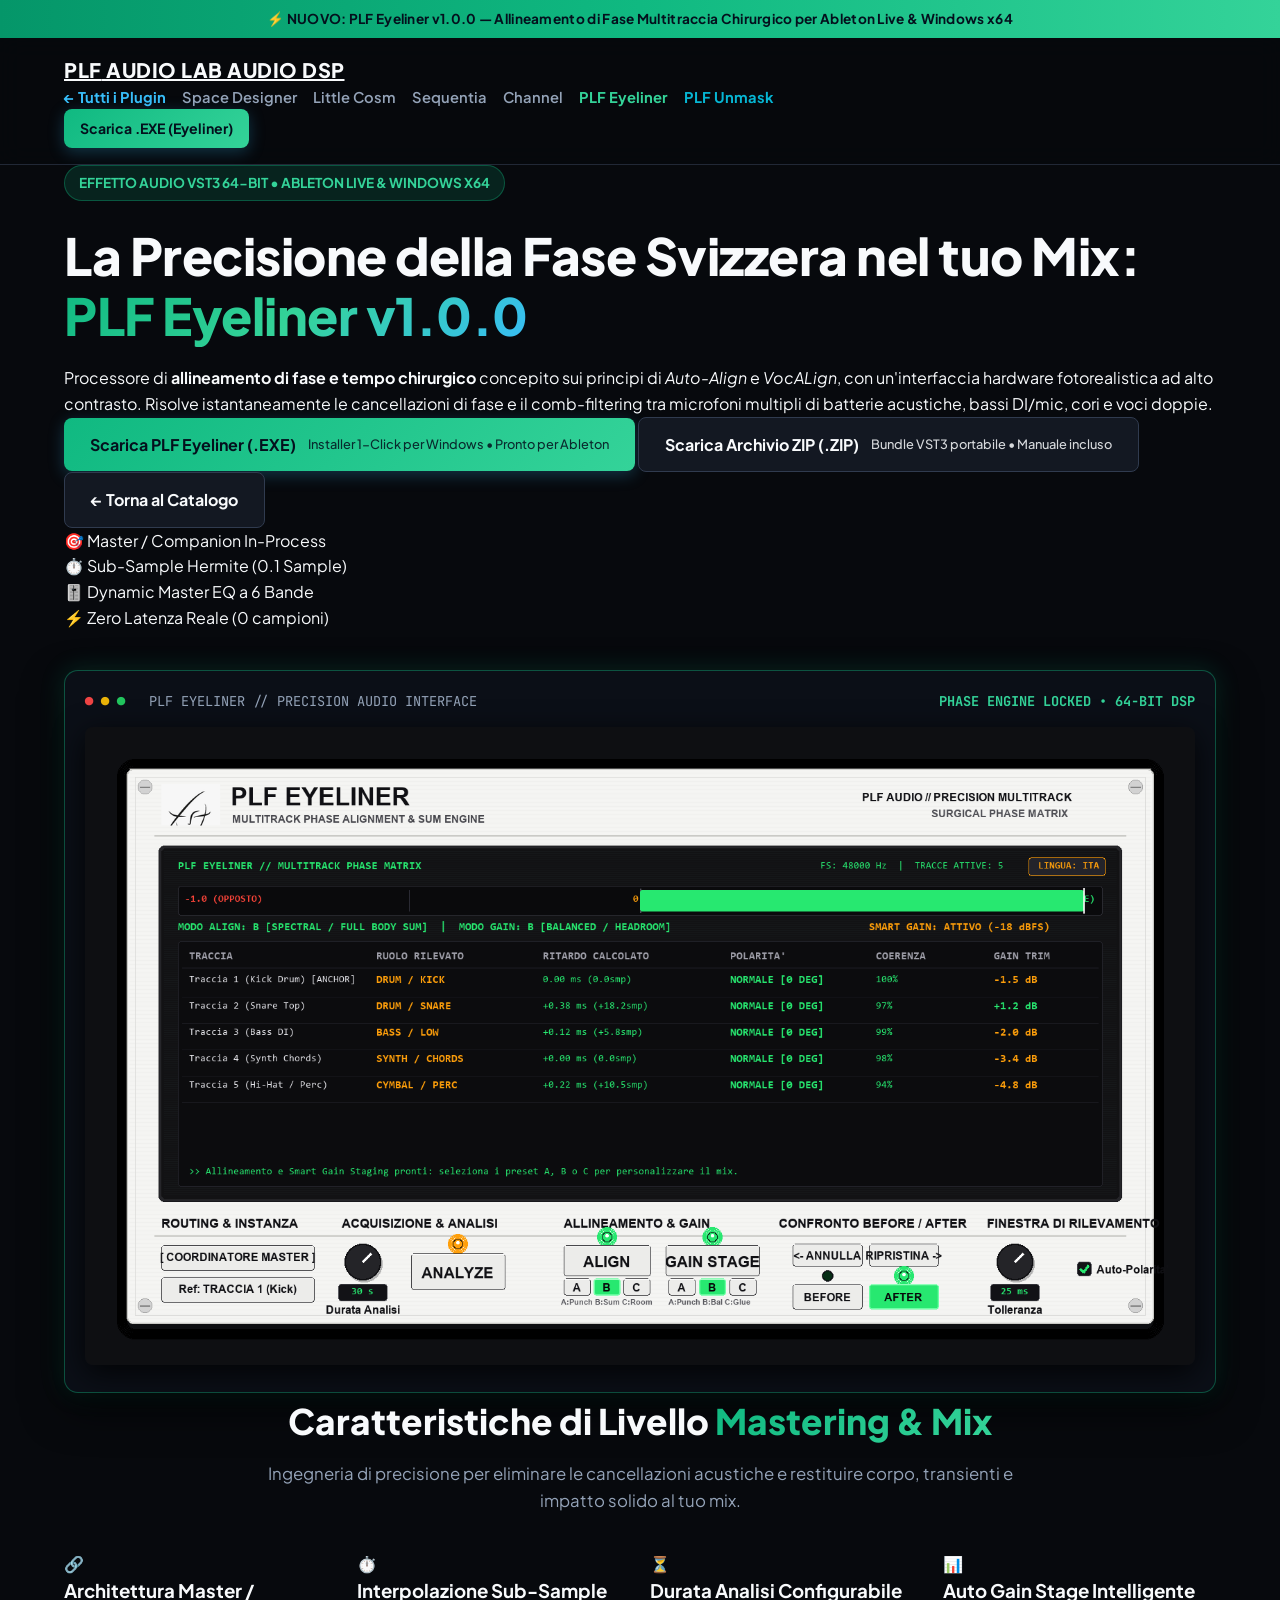
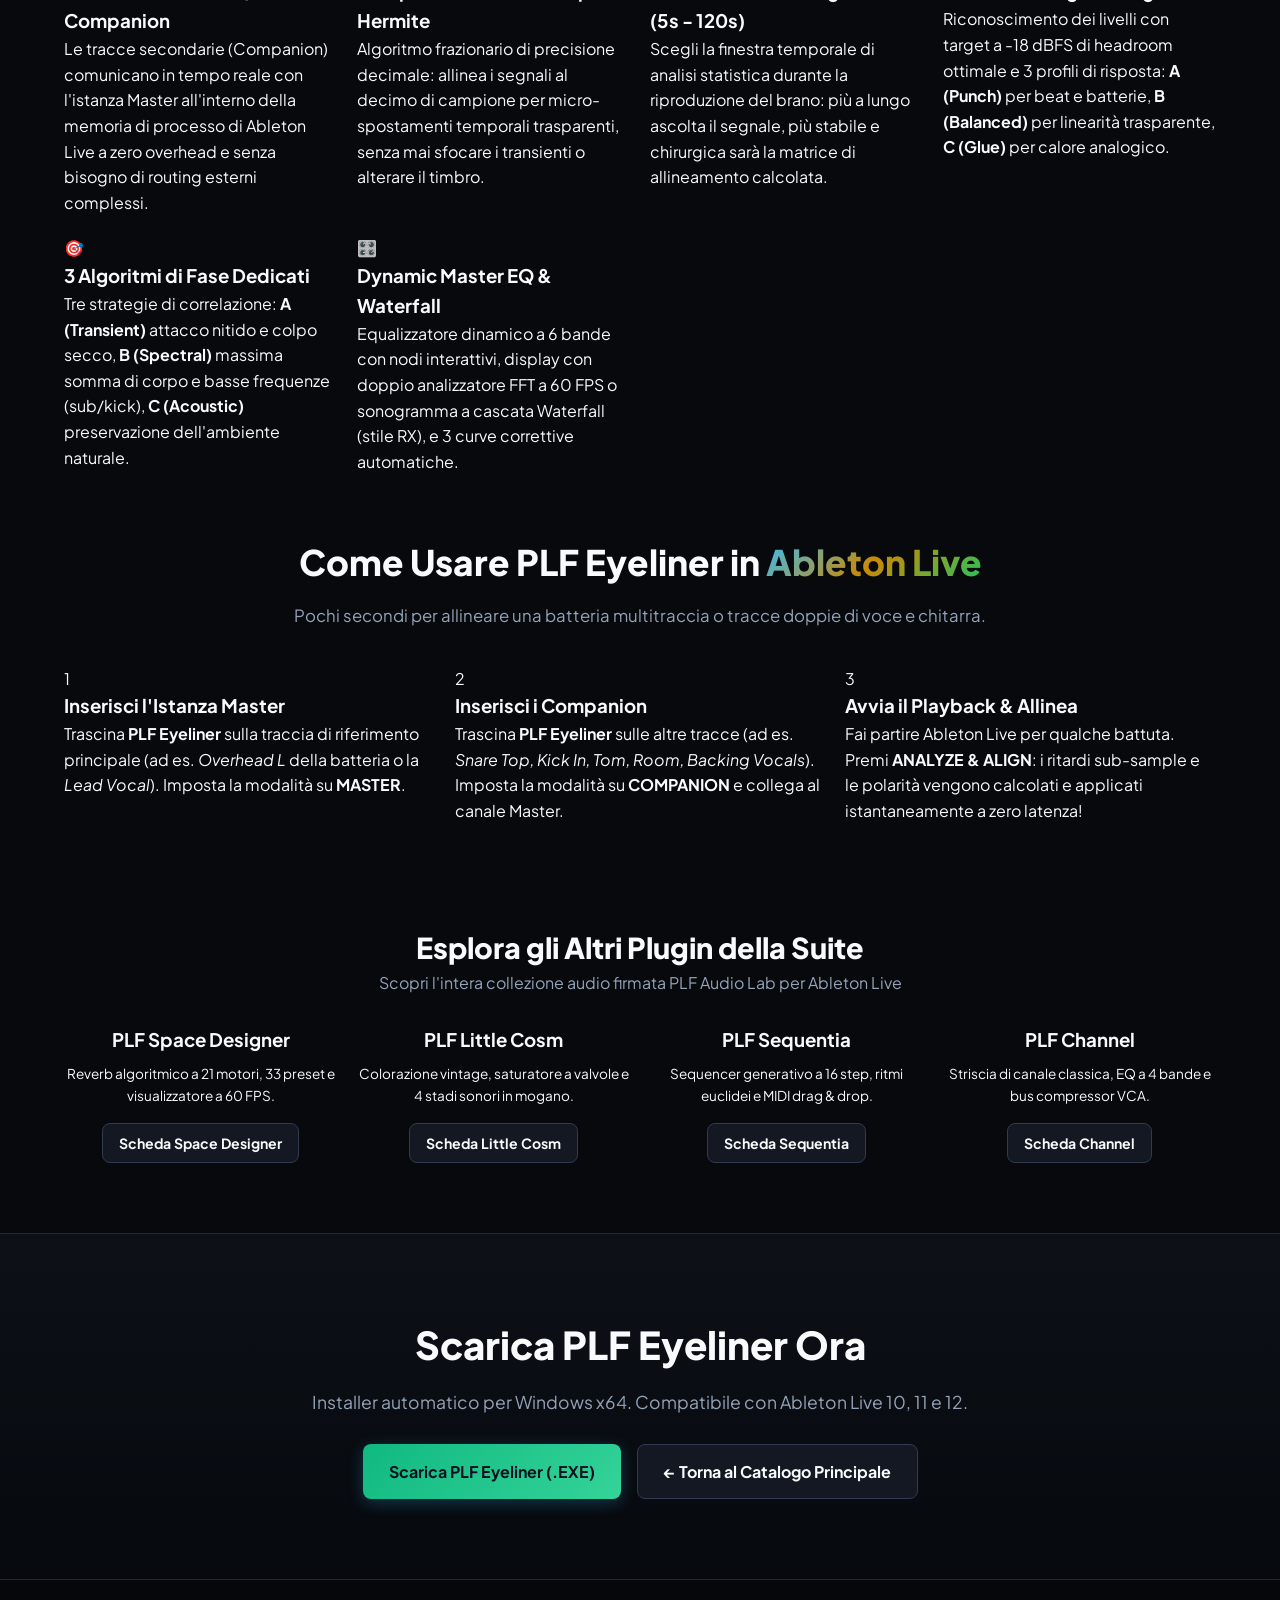
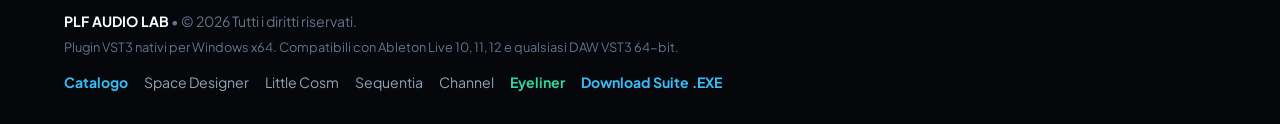
<file: eyeliner.html>
﻿<!DOCTYPE html>
<html lang="it">
<head>
  <meta charset="UTF-8">
  <meta name="viewport" content="width=device-width, initial-scale=1.0">
  <title>PLF Eyeliner v1.0.0 — Multitrack Phase Alignment & Sum Engine (VST3)</title>
  <meta name="description" content="PLF Eyeliner: Plugin VST3 per la gestione e l'allineamento di fase dei multitraccia in Ableton Live. Dotato di transient-matching, sub-sample Hermite e Master Dynamic EQ.">
  <meta name="keywords" content="PLF Eyeliner, allineamento di fase ableton, phase alignment vst3, multitrack phase, VocAlign alternative, Auto-Align, PLF Audio Lab">
  
  <link rel="preconnect" href="https://fonts.googleapis.com">
  <link rel="preconnect" href="https://fonts.gstatic.com" crossorigin>
  <link href="https://fonts.googleapis.com/css2?family=JetBrains+Mono:wght@400;500;700&family=Plus+Jakarta+Sans:wght@400;500;600;700;800&display=swap" rel="stylesheet">
  
  <link rel="stylesheet" href="style.css">
</head>
<body>

  <!-- Top Announcement Bar -->
  <div class="announcement-bar" style="background: linear-gradient(90deg, #059669, #10b981, #34d399); color: #04101d; font-weight: 700;">
    ⚡ <strong>NUOVO: PLF Eyeliner v1.0.0</strong> &mdash; Allineamento di Fase Multitraccia Chirurgico per Ableton Live & Windows x64
  </div>

  <!-- Navigation Bar -->
  <header class="navbar">
    <div class="container nav-container">
      <a href="index.html" class="logo">
        <span class="logo-badge">PLF</span>
        <span class="logo-text">AUDIO LAB <span class="logo-sub">AUDIO DSP</span></span>
      </a>

      <nav class="nav-links">
        <a href="index.html" class="nav-link" style="color: var(--primary); font-weight: 700;">← Tutti i Plugin</a>
        <a href="space-designer.html" class="nav-link">Space Designer</a>
        <a href="little-cosm.html" class="nav-link">Little Cosm</a>
        <a href="sequentia.html" class="nav-link">Sequentia</a>
        <a href="channel.html" class="nav-link">Channel</a>
        <a href="eyeliner.html" class="nav-link active" style="color: #34d399; font-weight: 700;">PLF Eyeliner</a>
        <a href="unmask.html" class="nav-link" style="color: #06b6d4; font-weight: 700;">PLF Unmask</a>
      </nav>

      <div class="nav-actions">
        <a href="INSTALLA_PLF_Eyeliner.exe" class="btn btn-primary btn-sm" style="background: linear-gradient(135deg, #10b981, #34d399); color: #04101d;">
          <span>Scarica .EXE (Eyeliner)</span>
        </a>
      </div>
    </div>
  </header>

  <!-- Hero Section -->
  <section class="hero">
    <div class="container">
      <div class="hero-content">
        <div class="hero-badge" style="background: rgba(16, 185, 129, 0.15); color: #34d399; border-color: rgba(16, 185, 129, 0.35);">
          EFFETTO AUDIO VST3 64-BIT &bull; ABLETON LIVE &amp; WINDOWS X64
        </div>
        <h1 class="hero-title">
          La Precisione della Fase Svizzera nel tuo Mix:<br>
          <span class="gradient-text" style="background: linear-gradient(135deg, #10b981 0%, #34d399 50%, #38bdf8 100%); -webkit-background-clip: text; -webkit-text-fill-color: transparent;">PLF Eyeliner v1.0.0</span>
        </h1>
        <p class="hero-subtitle">
          Processore di <strong>allineamento di fase e tempo chirurgico</strong> concepito sui principi di <em>Auto-Align</em> e <em>VocALign</em>, con un'interfaccia hardware fotorealistica ad alto contrasto. Risolve istantaneamente le cancellazioni di fase e il comb-filtering tra microfoni multipli di batterie acustiche, bassi DI/mic, cori e voci doppie.
        </p>

        <div class="hero-cta">
          <a href="INSTALLA_PLF_Eyeliner.exe" class="btn btn-primary btn-lg" style="background: linear-gradient(135deg, #10b981, #34d399); color: #04101d;">
            <span>Scarica PLF Eyeliner (.EXE)</span>
            <span class="btn-subtext">Installer 1-Click per Windows &bull; Pronto per Ableton</span>
          </a>
          <a href="PLF_Eyeliner_vst3_PLF_Audio_Lab.zip" class="btn btn-secondary btn-lg">
            <span>Scarica Archivio ZIP (.ZIP)</span>
            <span class="btn-subtext">Bundle VST3 portabile &bull; Manuale incluso</span>
          </a>
          <a href="index.html#catalog" class="btn btn-secondary btn-lg">
            <span>← Torna al Catalogo</span>
          </a>
        </div>

        <div class="hero-specs-pill">
          <div class="spec-pill-item">
            <span class="spec-icon">🎯</span>
            <span>Master / Companion In-Process</span>
          </div>
          <div class="spec-pill-item">
            <span class="spec-icon">⏱️</span>
            <span>Sub-Sample Hermite (0.1 Sample)</span>
          </div>
          <div class="spec-pill-item">
            <span class="spec-icon">🎚️</span>
            <span>Dynamic Master EQ a 6 Bande</span>
          </div>
          <div class="spec-pill-item">
            <span class="spec-icon">⚡</span>
            <span>Zero Latenza Reale (0 campioni)</span>
          </div>
        </div>
      </div>

      <!-- Real Plugin Interface Preview -->
      <div style="margin-top: 40px; text-align: center;">
        <div style="background: #0b0f17; border: 1px solid rgba(16, 185, 129, 0.4); border-radius: 14px; padding: 20px; box-shadow: 0 16px 40px rgba(0,0,0,0.6), 0 0 25px rgba(16, 185, 129, 0.2);">
          <div style="display: flex; justify-content: space-between; align-items: center; margin-bottom: 14px; font-size: 0.85rem; font-family: var(--font-mono); color: #94a3b8;">
            <div><span style="color:#ef4444;">●</span> <span style="color:#eab308;">●</span> <span style="color:#22c55e;">●</span> &nbsp; PLF EYELINER // PRECISION AUDIO INTERFACE</div>
            <div style="color: #34d399; font-weight: 700;">PHASE ENGINE LOCKED &bull; 64-BIT DSP</div>
          </div>
          <img src="plf_eyeliner_gui.png" alt="PLF Eyeliner GUI" style="max-width: 100%; border-radius: 8px; box-shadow: 0 8px 30px rgba(0,0,0,0.8);">
        </div>
      </div>
    </div>
  </section>

  <!-- Technical Features Section -->
  <section class="specs-section">
    <div class="container">
      <div class="section-header" style="text-align:center; max-width:800px; margin:0 auto 36px auto;">
        <h2 style="font-size:2.2rem; font-weight:800; margin-bottom:12px;">
          Caratteristiche di Livello <span class="gradient-text" style="background: linear-gradient(135deg, #10b981, #34d399); -webkit-background-clip:text; -webkit-text-fill-color:transparent;">Mastering &amp; Mix</span>
        </h2>
        <p style="color:var(--text-muted); font-size:1.05rem;">
          Ingegneria di precisione per eliminare le cancellazioni acustiche e restituire corpo, transienti e impatto solido al tuo mix.
        </p>
      </div>

      <div class="modules-grid">
        <div class="module-card">
          <div class="module-icon" style="color: #34d399;">🔗</div>
          <h3>Architettura Master / Companion</h3>
          <p>
            Le tracce secondarie (Companion) comunicano in tempo reale con l'istanza Master all'interno della memoria di processo di Ableton Live a zero overhead e senza bisogno di routing esterni complessi.
          </p>
        </div>

        <div class="module-card">
          <div class="module-icon" style="color: #34d399;">⏱️</div>
          <h3>Interpolazione Sub-Sample Hermite</h3>
          <p>
            Algoritmo frazionario di precisione decimale: allinea i segnali al decimo di campione per micro-spostamenti temporali trasparenti, senza mai sfocare i transienti o alterare il timbro.
          </p>
        </div>

        <div class="module-card">
          <div class="module-icon" style="color: #34d399;">⏳</div>
          <h3>Durata Analisi Configurabile (5s - 120s)</h3>
          <p>
            Scegli la finestra temporale di analisi statistica durante la riproduzione del brano: più a lungo ascolta il segnale, più stabile e chirurgica sarà la matrice di allineamento calcolata.
          </p>
        </div>

        <div class="module-card">
          <div class="module-icon" style="color: #34d399;">📊</div>
          <h3>Auto Gain Stage Intelligente</h3>
          <p>
            Riconoscimento dei livelli con target a -18 dBFS di headroom ottimale e 3 profili di risposta: <strong>A (Punch)</strong> per beat e batterie, <strong>B (Balanced)</strong> per linearità trasparente, <strong>C (Glue)</strong> per calore analogico.
          </p>
        </div>

        <div class="module-card">
          <div class="module-icon" style="color: #34d399;">🎯</div>
          <h3>3 Algoritmi di Fase Dedicati</h3>
          <p>
            Tre strategie di correlazione: <strong>A (Transient)</strong> attacco nitido e colpo secco, <strong>B (Spectral)</strong> massima somma di corpo e basse frequenze (sub/kick), <strong>C (Acoustic)</strong> preservazione dell'ambiente naturale.
          </p>
        </div>

        <div class="module-card">
          <div class="module-icon" style="color: #34d399;">🎛️</div>
          <h3>Dynamic Master EQ &amp; Waterfall</h3>
          <p>
            Equalizzatore dinamico a 6 bande con nodi interattivi, display con doppio analizzatore FFT a 60 FPS o sonogramma a cascata Waterfall (stile RX), e 3 curve correttive automatiche.
          </p>
        </div>
      </div>
    </div>
  </section>

  <!-- Ableton Live Setup Guide -->
  <section class="container" style="padding: 60px 24px;">
    <div class="section-header" style="text-align:center; max-width:800px; margin:0 auto 36px auto;">
      <h2 style="font-size:2.2rem; font-weight:800; margin-bottom:12px;">
        Come Usare PLF Eyeliner in <span class="gradient-text">Ableton Live</span>
      </h2>
      <p style="color:var(--text-muted); font-size:1.05rem;">
        Pochi secondi per allineare una batteria multitraccia o tracce doppie di voce e chitarra.
      </p>
    </div>

    <div class="modules-grid">
      <div class="module-card">
        <div class="module-icon">1</div>
        <h3>Inserisci l'Istanza Master</h3>
        <p>
          Trascina <strong>PLF Eyeliner</strong> sulla traccia di riferimento principale (ad es. <em>Overhead L</em> della batteria o la <em>Lead Vocal</em>). Imposta la modalità su <strong>MASTER</strong>.
        </p>
      </div>

      <div class="module-card">
        <div class="module-icon">2</div>
        <h3>Inserisci i Companion</h3>
        <p>
          Trascina <strong>PLF Eyeliner</strong> sulle altre tracce (ad es. <em>Snare Top, Kick In, Tom, Room, Backing Vocals</em>). Imposta la modalità su <strong>COMPANION</strong> e collega al canale Master.
        </p>
      </div>

      <div class="module-card">
        <div class="module-icon">3</div>
        <h3>Avvia il Playback &amp; Allinea</h3>
        <p>
          Fai partire Ableton Live per qualche battuta. Premi <strong>ANALYZE &amp; ALIGN</strong>: i ritardi sub-sample e le polarità vengono calcolati e applicati istantaneamente a zero latenza!
        </p>
      </div>
    </div>
  </section>

  <!-- Cross-Plugin Navigation Section -->
  <section class="container" style="padding: 40px 24px 70px 24px;">
    <div class="section-header" style="text-align:center; margin-bottom: 30px;">
      <h2 style="font-size:1.8rem; font-weight:800;">Esplora gli Altri Plugin della Suite</h2>
      <p style="color:var(--text-muted);">Scopri l'intera collezione audio firmata PLF Audio Lab per Ableton Live</p>
    </div>

    <div class="modules-grid" style="grid-template-columns: repeat(auto-fit, minmax(240px, 1fr));">
      <div class="module-card" style="text-align: center;">
        <h3 style="margin-bottom: 8px;">PLF Space Designer</h3>
        <p style="font-size:0.85rem; margin-bottom: 16px;">Reverb algoritmico a 21 motori, 33 preset e visualizzatore a 60 FPS.</p>
        <a href="space-designer.html" class="btn btn-secondary btn-sm" style="display:inline-block;">Scheda Space Designer</a>
      </div>

      <div class="module-card" style="text-align: center;">
        <h3 style="margin-bottom: 8px;">PLF Little Cosm</h3>
        <p style="font-size:0.85rem; margin-bottom: 16px;">Colorazione vintage, saturatore a valvole e 4 stadi sonori in mogano.</p>
        <a href="little-cosm.html" class="btn btn-secondary btn-sm" style="display:inline-block;">Scheda Little Cosm</a>
      </div>

      <div class="module-card" style="text-align: center;">
        <h3 style="margin-bottom: 8px;">PLF Sequentia</h3>
        <p style="font-size:0.85rem; margin-bottom: 16px;">Sequencer generativo a 16 step, ritmi euclidei e MIDI drag & drop.</p>
        <a href="sequentia.html" class="btn btn-secondary btn-sm" style="display:inline-block;">Scheda Sequentia</a>
      </div>

      <div class="module-card" style="text-align: center;">
        <h3 style="margin-bottom: 8px;">PLF Channel</h3>
        <p style="font-size:0.85rem; margin-bottom: 16px;">Striscia di canale classica, EQ a 4 bande e bus compressor VCA.</p>
        <a href="channel.html" class="btn btn-secondary btn-sm" style="display:inline-block;">Scheda Channel</a>
      </div>
    </div>
  </section>

  <!-- Footer CTA -->
  <footer class="footer-cta">
    <div class="container">
      <h2>Scarica PLF Eyeliner Ora</h2>
      <p>Installer automatico per Windows x64. Compatibile con Ableton Live 10, 11 e 12.</p>
      <div class="cta-buttons">
        <a href="INSTALLA_PLF_Eyeliner.exe" class="btn btn-primary btn-lg" style="background: linear-gradient(135deg, #10b981, #34d399); color: #04101d;">
          <span>Scarica PLF Eyeliner (.EXE)</span>
        </a>
        <a href="index.html" class="btn btn-secondary btn-lg">
          <span>← Torna al Catalogo Principale</span>
        </a>
      </div>
    </div>
  </footer>

  <!-- Base Footer -->
  <footer class="footer">
    <div class="container footer-content">
      <div class="footer-left">
        <strong>PLF AUDIO LAB</strong> &bull; &copy; 2026 Tutti i diritti riservati.
        <div style="font-size:0.8rem; color:#64748b; margin-top:4px;">
          Plugin VST3 nativi per Windows x64. Compatibili con Ableton Live 10, 11, 12 e qualsiasi DAW VST3 64-bit.
        </div>
      </div>
      <div class="footer-links" style="display:flex; gap:16px; flex-wrap:wrap;">
        <a href="index.html" style="color:var(--primary); text-decoration:none; font-weight:700;">Catalogo</a>
        <a href="space-designer.html" style="color:var(--text-muted); text-decoration:none;">Space Designer</a>
        <a href="little-cosm.html" style="color:var(--text-muted); text-decoration:none;">Little Cosm</a>
        <a href="sequentia.html" style="color:var(--text-muted); text-decoration:none;">Sequentia</a>
        <a href="channel.html" style="color:var(--text-muted); text-decoration:none;">Channel</a>
        <a href="eyeliner.html" style="color:#34d399; text-decoration:none; font-weight:700;">Eyeliner</a>
        <a href="PLF_Audio_Lab_VST3_Installer.exe" style="color:var(--primary); text-decoration:none; font-weight:700;">Download Suite .EXE</a>
      </div>
    </div>
  </footer>

  <script src="app.js"></script>
</body>
</html>
</file>
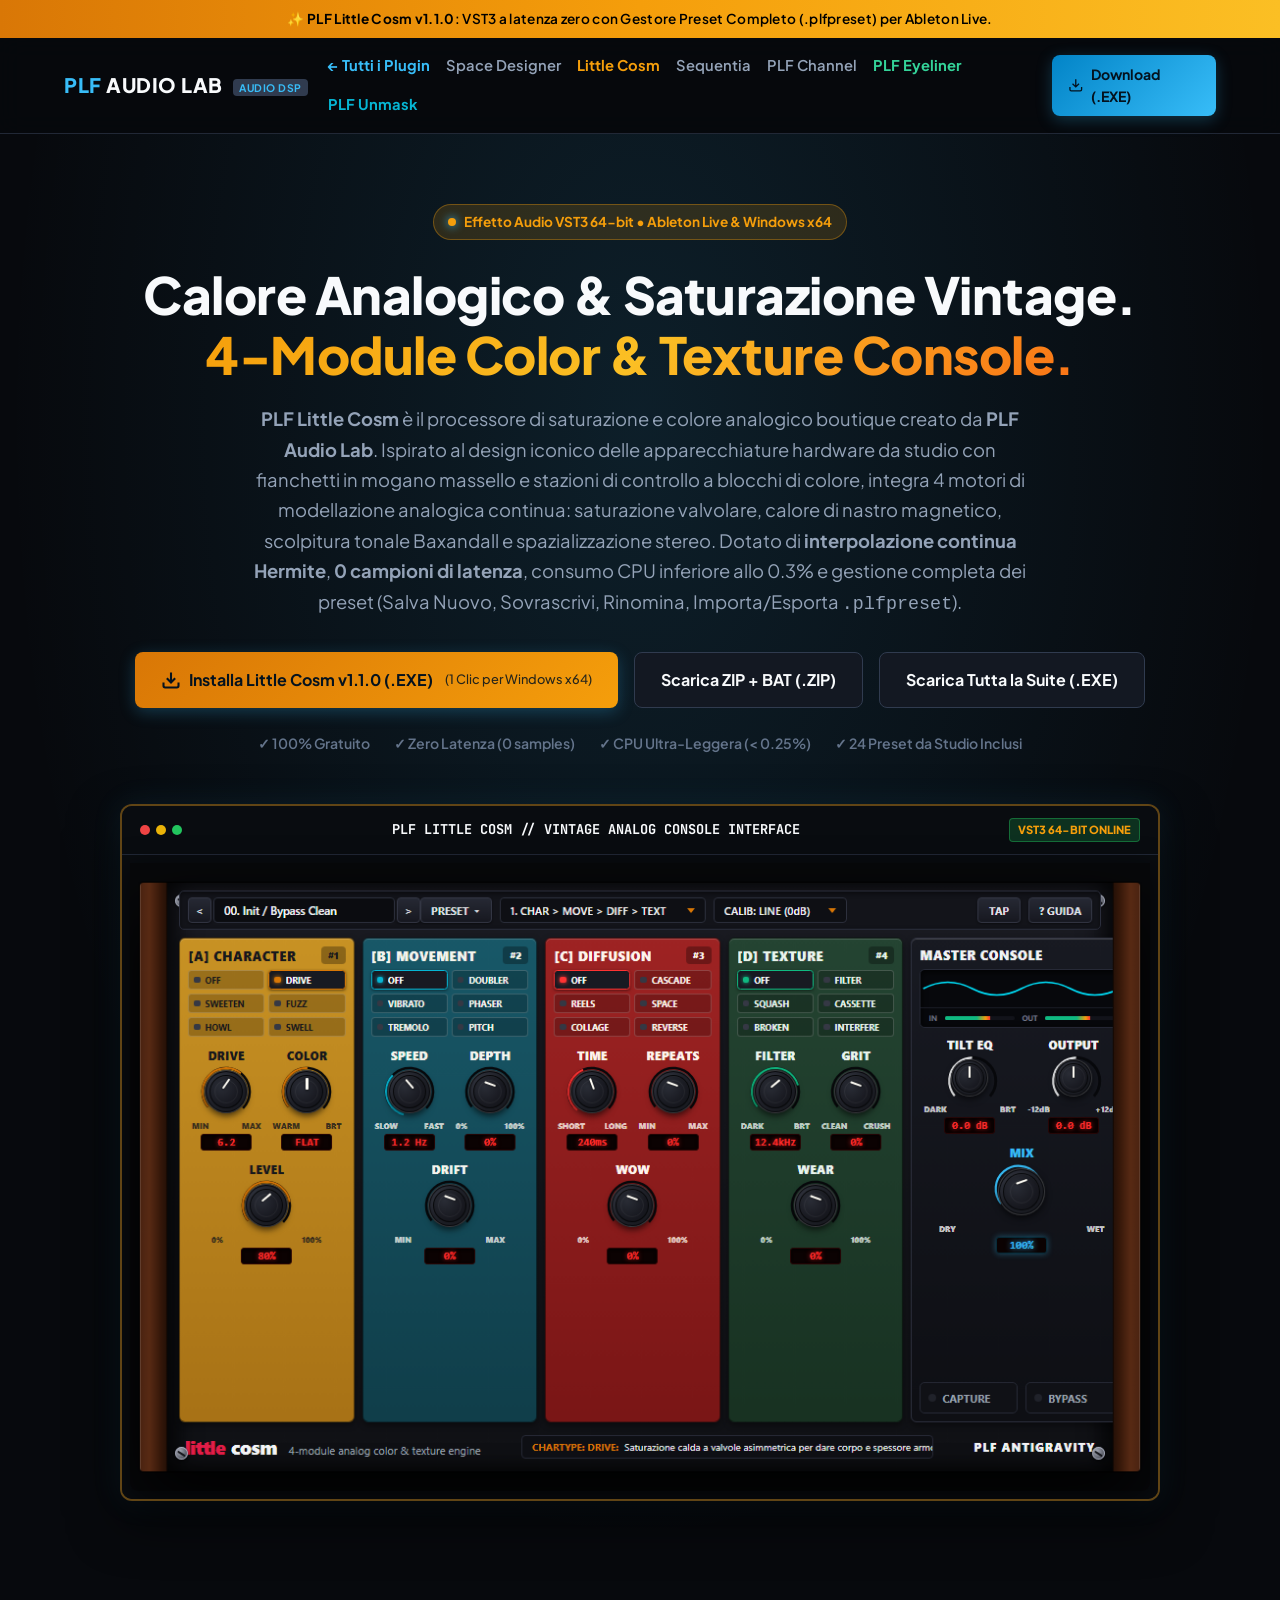
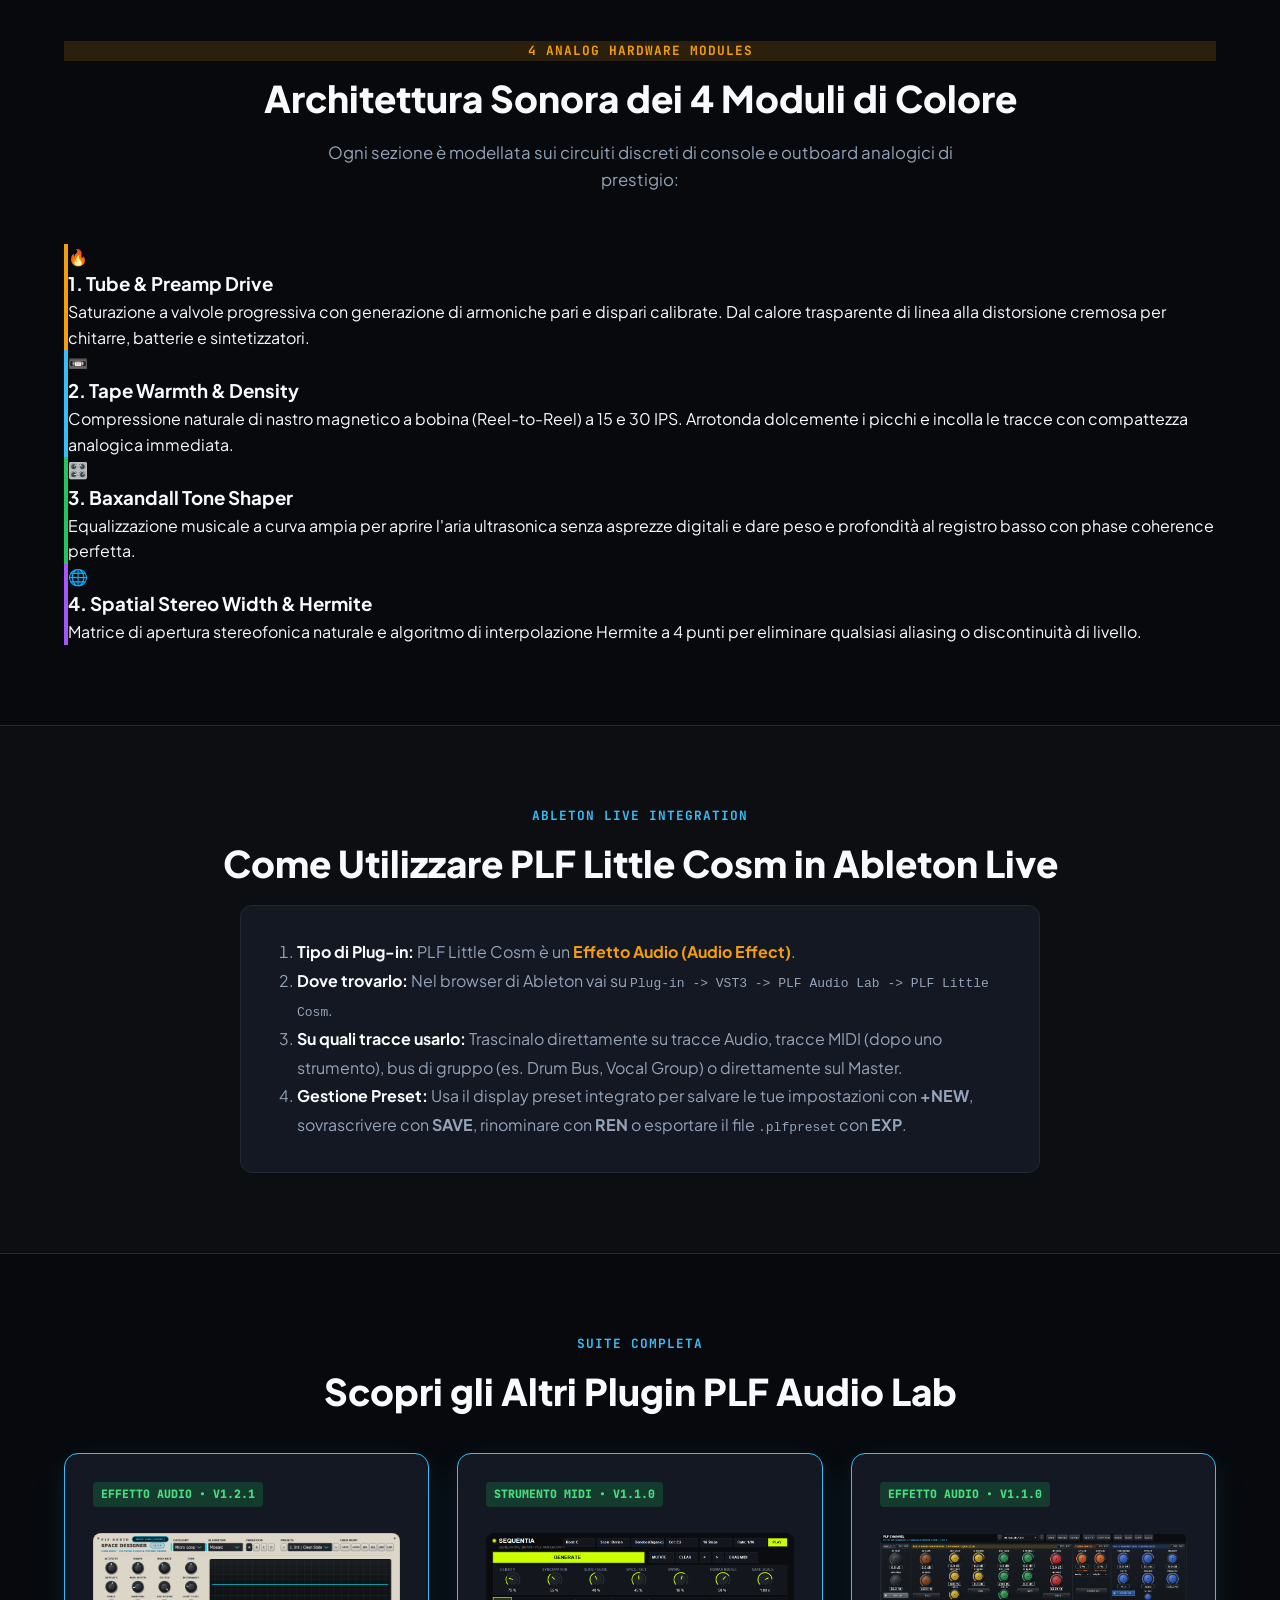
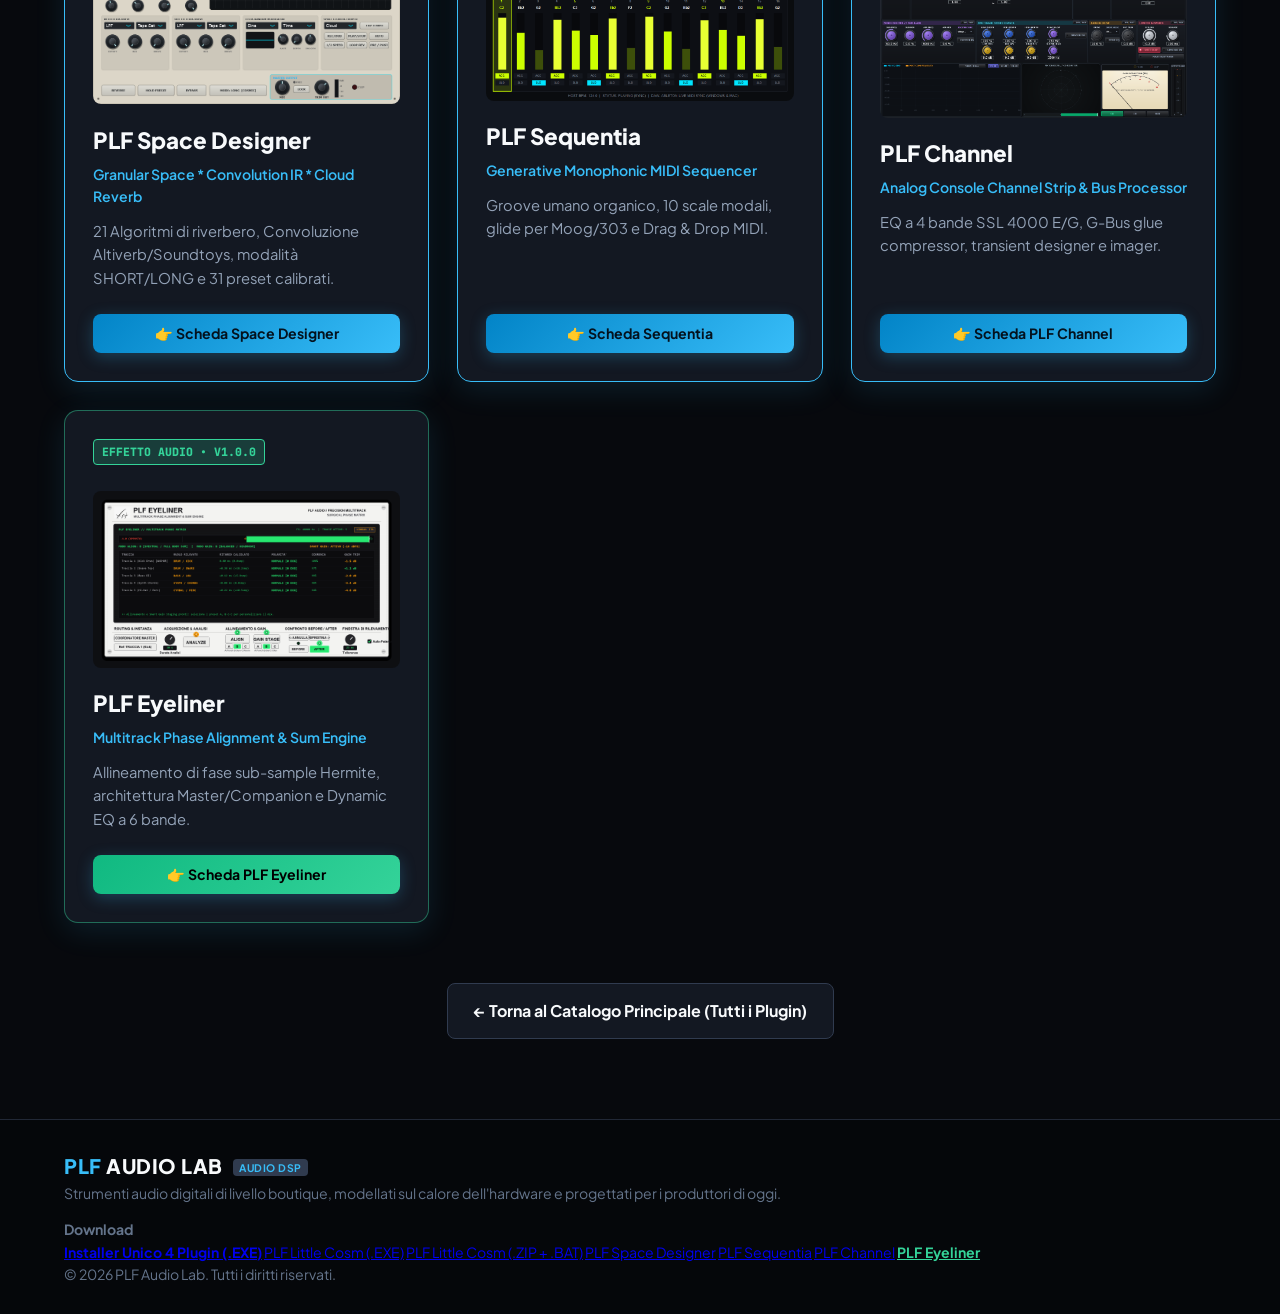
<file: little-cosm.html>
﻿<!DOCTYPE html>
<html lang="it">
<head>
  <meta charset="UTF-8">
  <meta name="viewport" content="width=device-width, initial-scale=1.0">
  <title>PLF Little Cosm v1.1.0 — Vintage Analog Color, Saturation & Texture Console (VST3)</title>
  <meta name="description" content="PLF Little Cosm: Console analogica di saturazione e colore vintage per Ableton Live su Windows x64. 4 moduli hardware indipendenti, interpolazione Hermite, latenza zero e 24 preset da studio.">
  <link rel="stylesheet" href="style.css">
  <link rel="preconnect" href="https://fonts.googleapis.com">
  <link rel="preconnect" href="https://fonts.gstatic.com" crossorigin>
  <link href="https://fonts.googleapis.com/css2?family=Plus+Jakarta+Sans:wght@400;500;600;700;800&family=JetBrains+Mono:wght@500;700&display=swap" rel="stylesheet">
</head>
<body>

  <!-- Top Announcement Bar -->
  <div class="announcement-bar" style="background: linear-gradient(90deg, #d97706, #f59e0b, #fbbf24); color: #000;">
    <span>✨ <strong>PLF Little Cosm v1.1.0</strong>: VST3 a latenza zero con Gestore Preset Completo (.plfpreset) per Ableton Live.</span>
  </div>

  <!-- Navigation -->
  <header class="navbar">
    <div class="container nav-content">
      <div class="logo">
        <a href="index.html" style="color: inherit; text-decoration: none;">
          <span class="logo-accent">PLF</span> AUDIO LAB <span class="badge-tag">AUDIO DSP</span>
        </a>
      </div>
      <nav class="nav-links">
        <a href="index.html" style="color: var(--primary); font-weight: 700;">← Tutti i Plugin</a>
        <a href="space-designer.html">Space Designer</a>
        <a href="little-cosm.html" style="color: #f59e0b; font-weight: 700;">Little Cosm</a>
        <a href="sequentia.html">Sequentia</a>
        <a href="channel.html">PLF Channel</a>
        <a href="eyeliner.html" style="color: #34d399; font-weight: 700;">PLF Eyeliner</a>
        <a href="unmask.html" style="color: #06b6d4; font-weight: 700;">PLF Unmask</a>
      </nav>
      <div class="nav-cta">
        <a href="INSTALLA_PLF_Little_Cosm.exe" class="btn btn-primary btn-sm" download>
          <svg width="16" height="16" viewBox="0 0 24 24" fill="none" stroke="currentColor" stroke-width="2"><path d="M21 15v4a2 2 0 0 1-2 2H5a2 2 0 0 1-2-2v-4M7 10l5 5 5-5M12 15V3"/></svg>
          Download (.EXE)
        </a>
      </div>
    </div>
  </header>

  <!-- Hero Section -->
  <section class="hero-section">
    <div class="container">
      <div class="hero-badge" style="background: rgba(245, 158, 11, 0.15); color: #f59e0b; border-color: rgba(245, 158, 11, 0.35);">
        <span class="pulse-dot" style="background: #f59e0b;"></span> Effetto Audio VST3 64-bit • Ableton Live &amp; Windows x64
      </div>
      <h1 class="hero-title">
        Calore Analogico &amp; Saturazione Vintage.<br>
        <span class="gradient-text" style="background: linear-gradient(135deg, #f59e0b, #fbbf24, #f97316); -webkit-background-clip: text; -webkit-text-fill-color: transparent;">4-Module Color &amp; Texture Console.</span>
      </h1>
      <p class="hero-lead">
        <strong>PLF Little Cosm</strong> è il processore di saturazione e colore analogico boutique creato da <strong>PLF Audio Lab</strong>. 
        Ispirato al design iconico delle apparecchiature hardware da studio con fianchetti in mogano massello e stazioni di controllo a blocchi di colore, integra 4 motori di modellazione analogica continua: saturazione valvolare, calore di nastro magnetico, scolpitura tonale Baxandall e spazializzazione stereo. Dotato di <strong>interpolazione continua Hermite</strong>, <strong>0 campioni di latenza</strong>, consumo CPU inferiore allo 0.3% e gestione completa dei preset (Salva Nuovo, Sovrascrivi, Rinomina, Importa/Esporta <code>.plfpreset</code>).
      </p>

      <div class="hero-actions">
        <a href="INSTALLA_PLF_Little_Cosm.exe" class="btn btn-primary btn-lg" download style="background: linear-gradient(135deg, #d97706, #f59e0b); border: none;">
          <svg width="20" height="20" viewBox="0 0 24 24" fill="none" stroke="currentColor" stroke-width="2.5"><path d="M21 15v4a2 2 0 0 1-2 2H5a2 2 0 0 1-2-2v-4M7 10l5 5 5-5M12 15V3"/></svg>
          Installa Little Cosm v1.1.0 (.EXE) <span class="btn-subtext">(1 Clic per Windows x64)</span>
        </a>
        <a href="PLF_Little_Cosm_vst3_PLF_Audio_Lab.zip" class="btn btn-secondary btn-lg" download>
          Scarica ZIP + BAT (.ZIP)
        </a>
        <a href="PLF_Audio_Lab_VST3_Installer.exe" class="btn btn-secondary btn-lg" download>
          Scarica Tutta la Suite (.EXE)
        </a>
      </div>

      <div class="hero-guarantees">
        <span>✓ 100% Gratuito</span>
        <span>✓ Zero Latenza (0 samples)</span>
        <span>✓ CPU Ultra-Leggera (&lt; 0.25%)</span>
        <span>✓ 24 Preset da Studio Inclusi</span>
      </div>

      <!-- Real Plugin Interface Preview -->
      <div class="plugin-preview-card" style="border-color: rgba(245, 158, 11, 0.35);">
        <div class="preview-header">
          <div class="preview-dots">
            <span class="dot red"></span>
            <span class="dot yellow"></span>
            <span class="dot green"></span>
          </div>
          <div class="preview-title">PLF LITTLE COSM // VINTAGE ANALOG CONSOLE INTERFACE</div>
          <div class="preview-status" style="color: #f59e0b;">VST3 64-BIT ONLINE</div>
        </div>
        <div class="preview-real-wrapper">
          <img src="plf_little_cosm_gui.png" alt="PLF Little Cosm VST3 GUI" class="plugin-real-screenshot">
        </div>
      </div>
    </div>
  </section>

  <!-- Modules Grid -->
  <section class="section features-section">
    <div class="container">
      <div class="section-badge" style="background: rgba(245, 158, 11, 0.15); color: #f59e0b; border-color: rgba(245, 158, 11, 0.35);">4 ANALOG HARDWARE MODULES</div>
      <h2 class="section-title">Architettura Sonora dei 4 Moduli di Colore</h2>
      <p class="section-lead">
        Ogni sezione è modellata sui circuiti discreti di console e outboard analogici di prestigio:
      </p>

      <div class="features-grid">
        <div class="feature-card" style="border-left: 4px solid #f59e0b;">
          <div class="feature-icon">🔥</div>
          <h3>1. Tube &amp; Preamp Drive</h3>
          <p>Saturazione a valvole progressiva con generazione di armoniche pari e dispari calibrate. Dal calore trasparente di linea alla distorsione cremosa per chitarre, batterie e sintetizzatori.</p>
        </div>

        <div class="feature-card" style="border-left: 4px solid #38bdf8;">
          <div class="feature-icon">📼</div>
          <h3>2. Tape Warmth &amp; Density</h3>
          <p>Compressione naturale di nastro magnetico a bobina (Reel-to-Reel) a 15 e 30 IPS. Arrotonda dolcemente i picchi e incolla le tracce con compattezza analogica immediata.</p>
        </div>

        <div class="feature-card" style="border-left: 4px solid #22c55e;">
          <div class="feature-icon">🎛️</div>
          <h3>3. Baxandall Tone Shaper</h3>
          <p>Equalizzazione musicale a curva ampia per aprire l'aria ultrasonica senza asprezze digitali e dare peso e profondità al registro basso con phase coherence perfetta.</p>
        </div>

        <div class="feature-card" style="border-left: 4px solid #a855f7;">
          <div class="feature-icon">🌐</div>
          <h3>4. Spatial Stereo Width &amp; Hermite</h3>
          <p>Matrice di apertura stereofonica naturale e algoritmo di interpolazione Hermite a 4 punti per eliminare qualsiasi aliasing o discontinuità di livello.</p>
        </div>
      </div>
    </div>
  </section>

  <!-- Ableton Guide Section -->
  <section class="section" style="background: rgba(255,255,255,0.02); border-top: 1px solid var(--border-color); border-bottom: 1px solid var(--border-color);">
    <div class="container">
      <div class="section-badge">ABLETON LIVE INTEGRATION</div>
      <h2 class="section-title">Come Utilizzare PLF Little Cosm in Ableton Live</h2>
      <div style="max-width: 800px; margin: 0 auto; background: var(--bg-card); padding: 32px; border-radius: 12px; border: 1px solid var(--border-color);">
        <ol style="padding-left: 24px; line-height: 1.8; color: var(--text-muted);">
          <li><strong style="color: var(--text-main);">Tipo di Plug-in:</strong> PLF Little Cosm è un <strong style="color: #f59e0b;">Effetto Audio (Audio Effect)</strong>.</li>
          <li><strong style="color: var(--text-main);">Dove trovarlo:</strong> Nel browser di Ableton vai su <code>Plug-in -&gt; VST3 -&gt; PLF Audio Lab -&gt; PLF Little Cosm</code>.</li>
          <li><strong style="color: var(--text-main);">Su quali tracce usarlo:</strong> Trascinalo direttamente su tracce Audio, tracce MIDI (dopo uno strumento), bus di gruppo (es. Drum Bus, Vocal Group) o direttamente sul Master.</li>
          <li><strong style="color: var(--text-main);">Gestione Preset:</strong> Usa il display preset integrato per salvare le tue impostazioni con <strong>+NEW</strong>, sovrascrivere con <strong>SAVE</strong>, rinominare con <strong>REN</strong> o esportare il file <code>.plfpreset</code> con <strong>EXP</strong>.</li>
        </ol>
      </div>
    </div>
  </section>

  <!-- Navigation to other plugins -->
  <section class="section catalog-section">
    <div class="container">
      <div class="section-badge">SUITE COMPLETA</div>
      <h2 class="section-title">Scopri gli Altri Plugin PLF Audio Lab</h2>
      <div class="catalog-grid">
        <div class="catalog-card active-product">
          <div class="product-status available">EFFETTO AUDIO • V1.2.1</div>
          <a href="space-designer.html"><img src="plf_space_designer_gui.png" alt="PLF Space Designer" style="width: 100%; border-radius: 8px; margin: 12px 0;"></a>
          <h3>PLF Space Designer</h3>
          <p class="product-type">Granular Space * Convolution IR * Cloud Reverb</p>
          <p class="product-desc">21 Algoritmi di riverbero, Convoluzione Altiverb/Soundtoys, modalità SHORT/LONG e 31 preset calibrati.</p>
          <a href="space-designer.html" class="btn btn-primary btn-sm">👉 Scheda Space Designer</a>
        </div>
        <div class="catalog-card active-product">
          <div class="product-status available">STRUMENTO MIDI • V1.1.0</div>
          <a href="sequentia.html"><img src="plf_sequentia_gui.png" alt="PLF Sequentia" style="width: 100%; border-radius: 8px; margin: 12px 0;"></a>
          <h3>PLF Sequentia</h3>
          <p class="product-type">Generative Monophonic MIDI Sequencer</p>
          <p class="product-desc">Groove umano organico, 10 scale modali, glide per Moog/303 e Drag &amp; Drop MIDI.</p>
          <a href="sequentia.html" class="btn btn-primary btn-sm">👉 Scheda Sequentia</a>
        </div>
        <div class="catalog-card active-product">
          <div class="product-status available">EFFETTO AUDIO • V1.1.0</div>
          <a href="channel.html"><img src="plf_channel_gui.png" alt="PLF Channel" style="width: 100%; border-radius: 8px; margin: 12px 0;"></a>
          <h3>PLF Channel</h3>
          <p class="product-type">Analog Console Channel Strip &amp; Bus Processor</p>
          <p class="product-desc">EQ a 4 bande SSL 4000 E/G, G-Bus glue compressor, transient designer e imager.</p>
          <a href="channel.html" class="btn btn-primary btn-sm">👉 Scheda PLF Channel</a>
        </div>
        <div class="catalog-card active-product" style="border: 1px solid rgba(52, 211, 153, 0.45);">
          <div class="product-status available" style="background: rgba(52, 211, 153, 0.2); color: #34d399; border: 1px solid #34d399;">EFFETTO AUDIO • V1.0.0</div>
          <a href="eyeliner.html"><img src="plf_eyeliner_gui.png" alt="PLF Eyeliner" style="width: 100%; border-radius: 8px; margin: 12px 0;"></a>
          <h3>PLF Eyeliner</h3>
          <p class="product-type">Multitrack Phase Alignment &amp; Sum Engine</p>
          <p class="product-desc">Allineamento di fase sub-sample Hermite, architettura Master/Companion e Dynamic EQ a 6 bande.</p>
          <a href="eyeliner.html" class="btn btn-primary btn-sm" style="background: linear-gradient(135deg, #10b981, #34d399); color: #000;">👉 Scheda PLF Eyeliner</a>
        </div>
      </div>
      <div style="text-align: center; margin-top: 35px;">
        <a href="index.html" class="btn btn-secondary btn-lg">← Torna al Catalogo Principale (Tutti i Plugin)</a>
      </div>
    </div>
  </section>

  <!-- Footer -->
  <footer class="footer">
    <div class="container footer-content">
      <div class="footer-brand">
        <div class="logo">
          <span class="logo-accent">PLF</span> AUDIO LAB <span class="badge-tag">AUDIO DSP</span>
        </div>
        <p>Strumenti audio digitali di livello boutique, modellati sul calore dell'hardware e progettati per i produttori di oggi.</p>
      </div>
      <div class="footer-links">
        <h4>Download</h4>
        <a href="PLF_Audio_Lab_VST3_Installer.exe" download><strong>Installer Unico 4 Plugin (.EXE)</strong></a>
        <a href="INSTALLA_PLF_Little_Cosm.exe" download>PLF Little Cosm (.EXE)</a>
        <a href="PLF_Little_Cosm_vst3_PLF_Audio_Lab.zip" download>PLF Little Cosm (.ZIP + .BAT)</a>
        <a href="space-designer.html">PLF Space Designer</a>
        <a href="sequentia.html">PLF Sequentia</a>
        <a href="channel.html">PLF Channel</a>
        <a href="eyeliner.html" style="color:#34d399; font-weight:700;">PLF Eyeliner</a>
      </div>
    </div>
    <div class="container copyright">
      <p>© 2026 PLF Audio Lab. Tutti i diritti riservati.</p>
    </div>
  </footer>

</body>
</html>
</file>
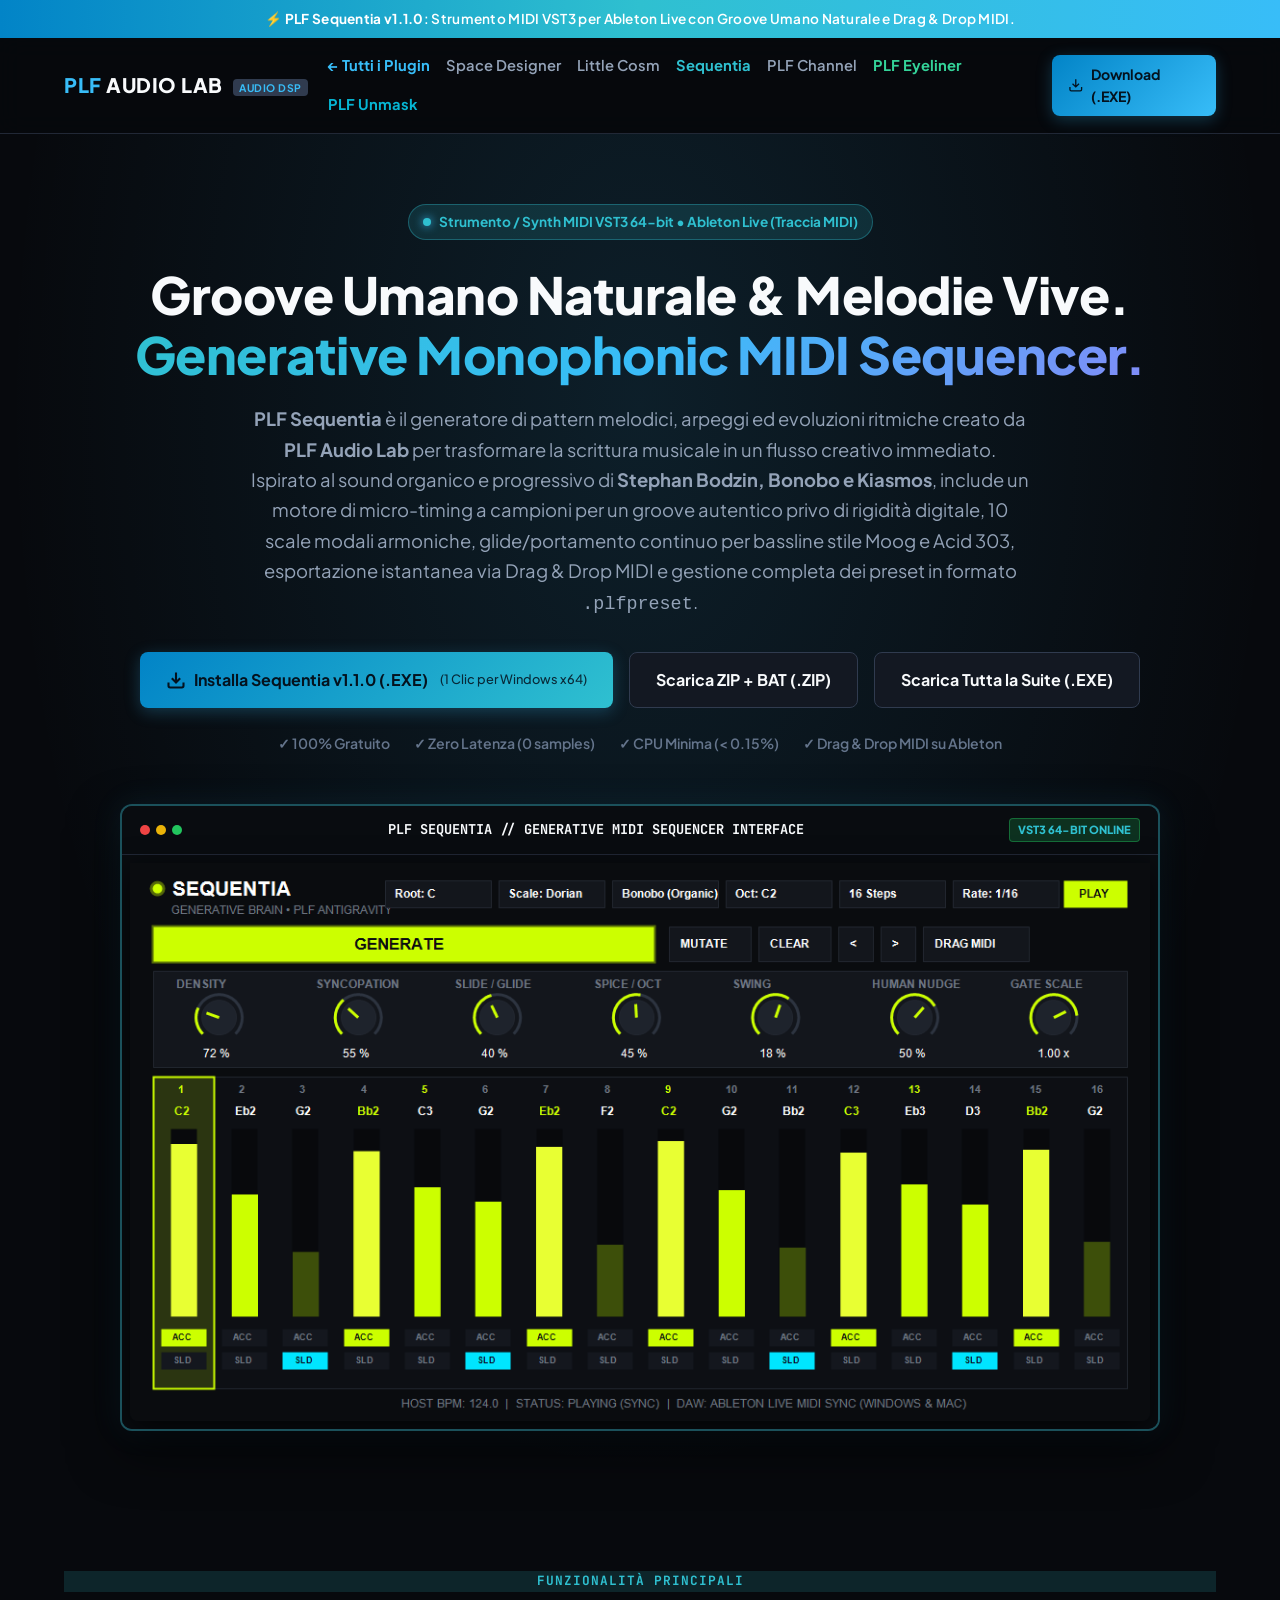
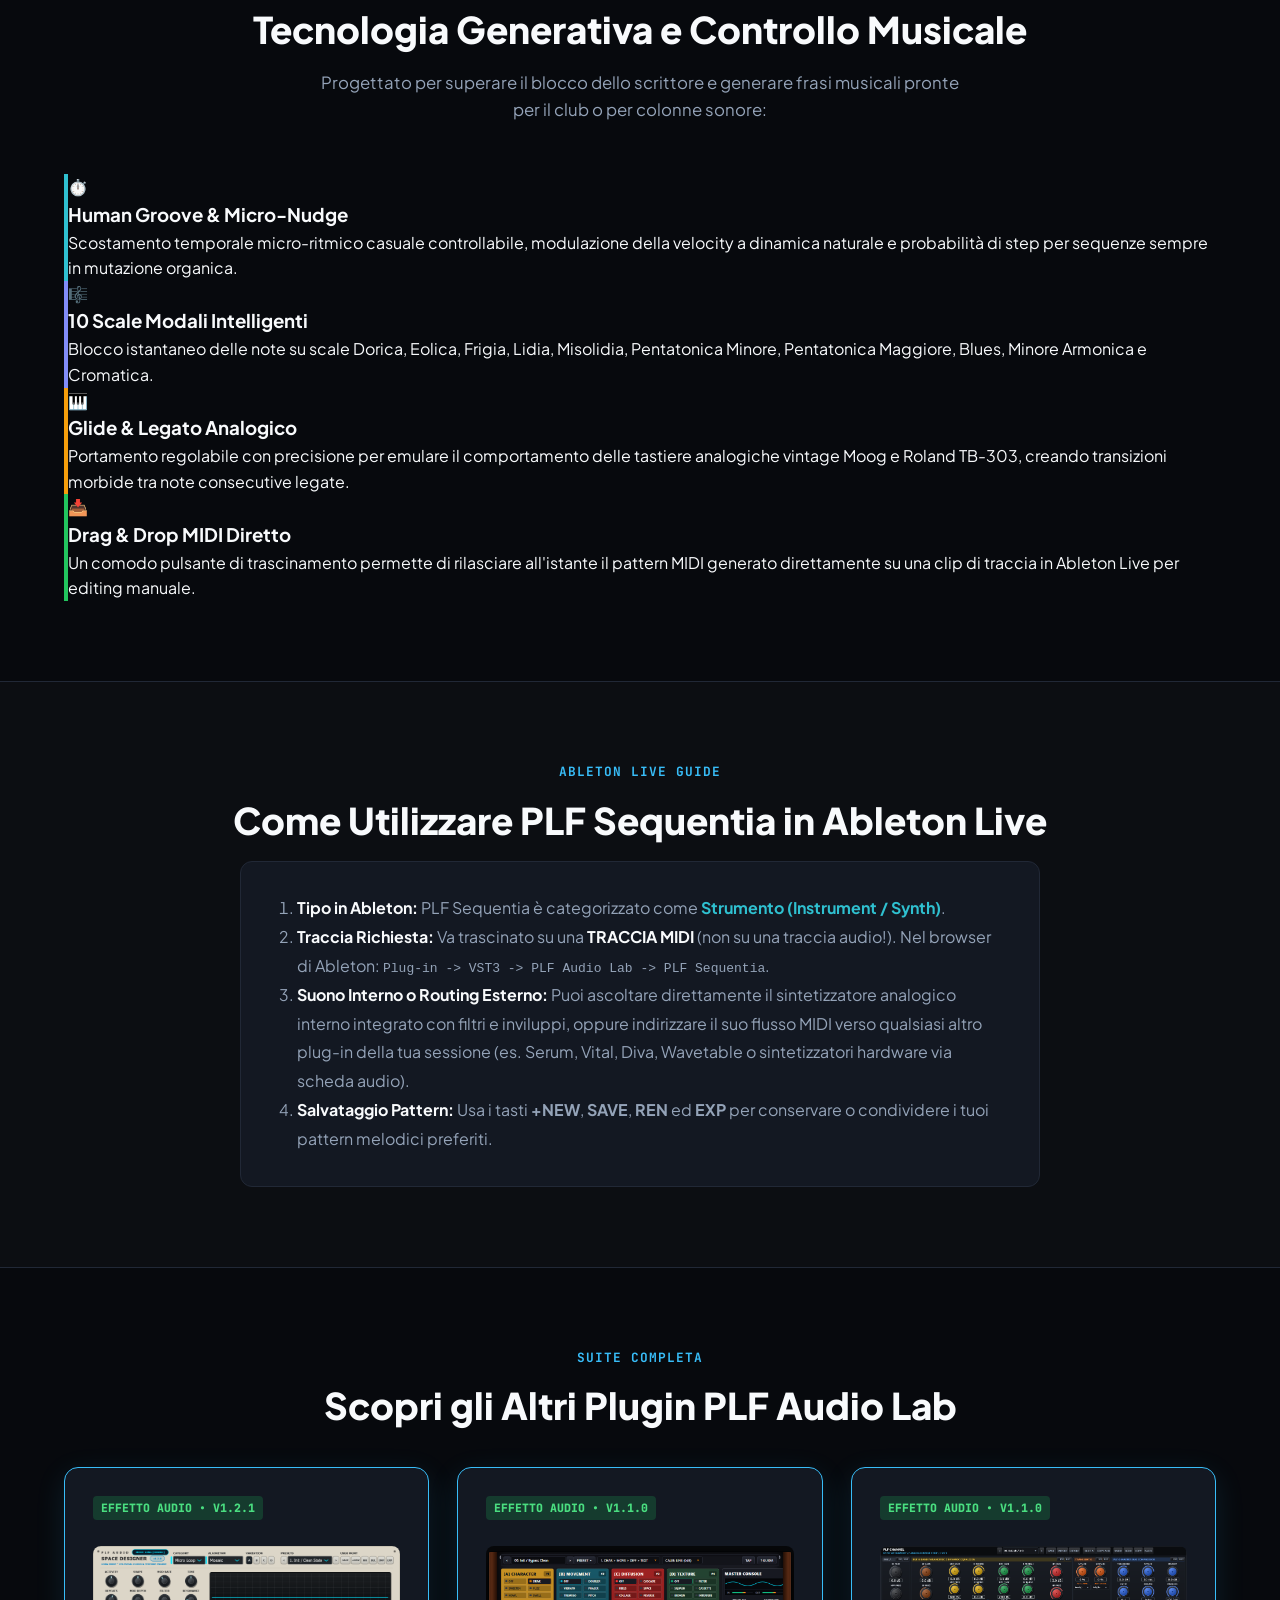
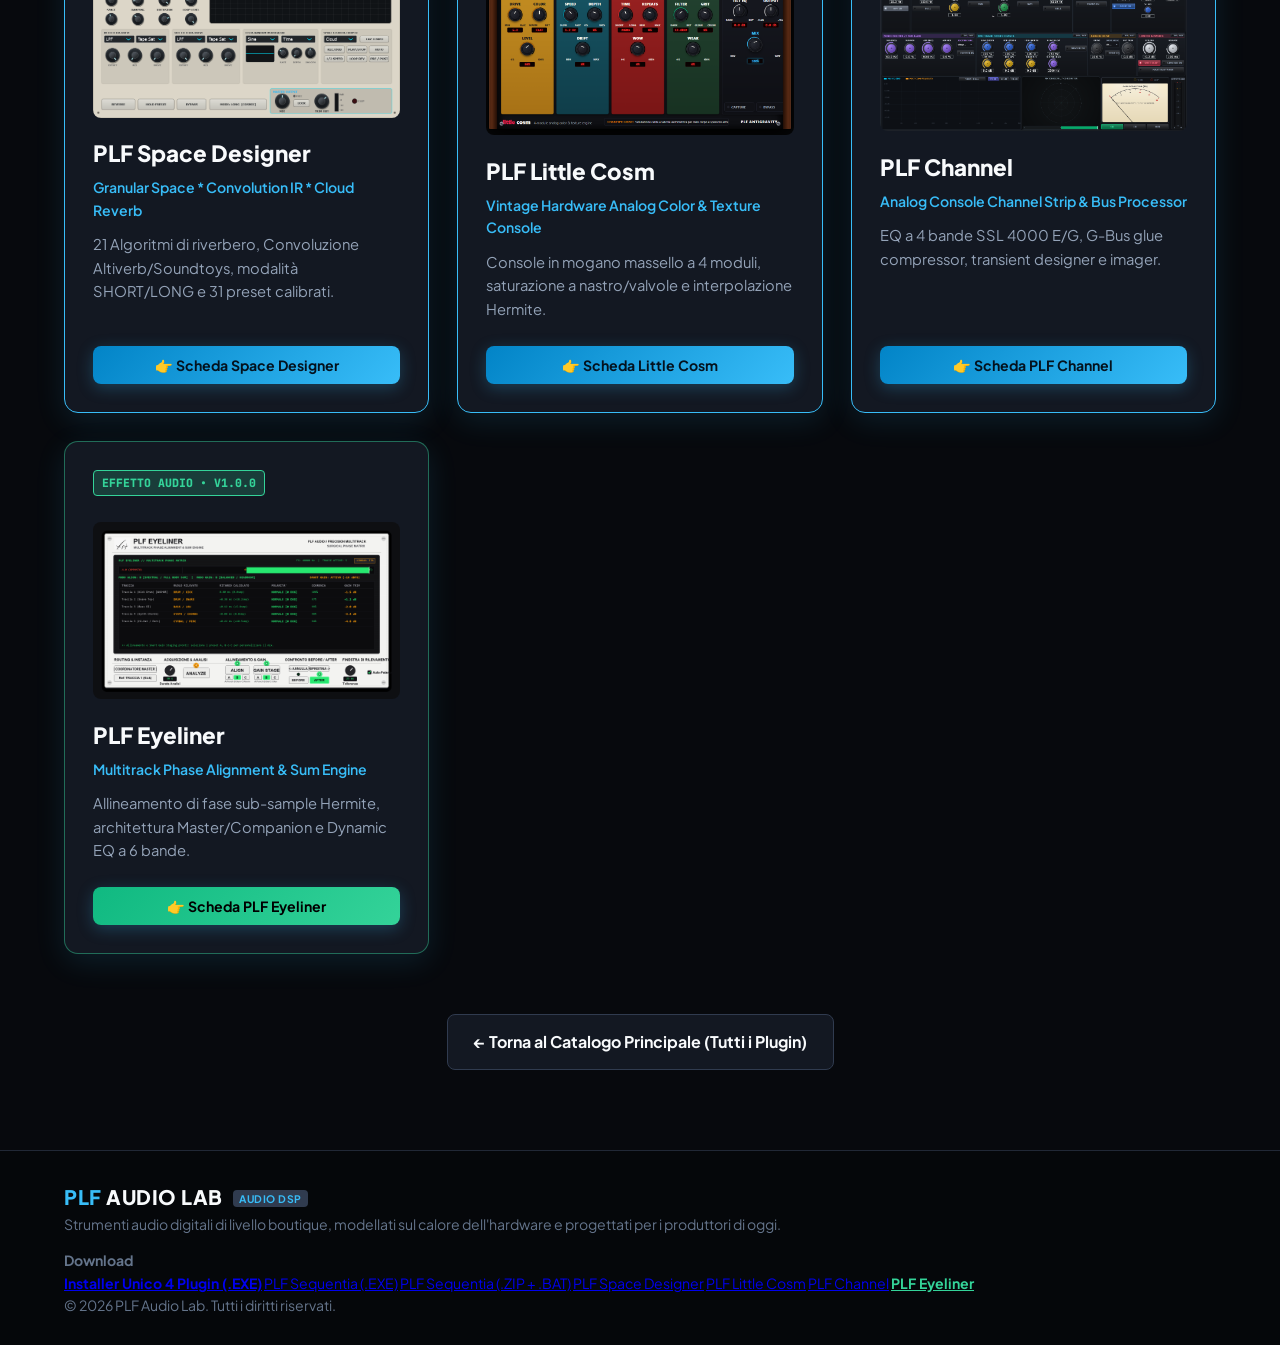
<file: sequentia.html>
﻿<!DOCTYPE html>
<html lang="it">
<head>
  <meta charset="UTF-8">
  <meta name="viewport" content="width=device-width, initial-scale=1.0">
  <title>PLF Sequentia v1.1.0 — Human-Feel Generative Monophonic MIDI Sequencer (VST3)</title>
  <meta name="description" content="PLF Sequentia: Sequencer MIDI generativo monophonic con human groove naturale, 10 scale modali, portamento e drag & drop MIDI per Ableton Live su Windows x64.">
  <link rel="stylesheet" href="style.css">
  <link rel="preconnect" href="https://fonts.googleapis.com">
  <link rel="preconnect" href="https://fonts.gstatic.com" crossorigin>
  <link href="https://fonts.googleapis.com/css2?family=Plus+Jakarta+Sans:wght@400;500;600;700;800&family=JetBrains+Mono:wght@500;700&display=swap" rel="stylesheet">
</head>
<body>

  <!-- Top Announcement Bar -->
  <div class="announcement-bar" style="background: linear-gradient(90deg, #0284c7, #2FC0D0, #38bdf8); color: #fff;">
    <span>⚡ <strong>PLF Sequentia v1.1.0</strong>: Strumento MIDI VST3 per Ableton Live con Groove Umano Naturale e Drag &amp; Drop MIDI.</span>
  </div>

  <!-- Navigation -->
  <header class="navbar">
    <div class="container nav-content">
      <div class="logo">
        <a href="index.html" style="color: inherit; text-decoration: none;">
          <span class="logo-accent">PLF</span> AUDIO LAB <span class="badge-tag">AUDIO DSP</span>
        </a>
      </div>
      <nav class="nav-links">
        <a href="index.html" style="color: var(--primary); font-weight: 700;">← Tutti i Plugin</a>
        <a href="space-designer.html">Space Designer</a>
        <a href="little-cosm.html">Little Cosm</a>
        <a href="sequentia.html" style="color: #2FC0D0; font-weight: 700;">Sequentia</a>
        <a href="channel.html">PLF Channel</a>
        <a href="eyeliner.html" style="color: #34d399; font-weight: 700;">PLF Eyeliner</a>
        <a href="unmask.html" style="color: #06b6d4; font-weight: 700;">PLF Unmask</a>
      </nav>
      <div class="nav-cta">
        <a href="INSTALLA_PLF_Sequentia.exe" class="btn btn-primary btn-sm" download>
          <svg width="16" height="16" viewBox="0 0 24 24" fill="none" stroke="currentColor" stroke-width="2"><path d="M21 15v4a2 2 0 0 1-2 2H5a2 2 0 0 1-2-2v-4M7 10l5 5 5-5M12 15V3"/></svg>
          Download (.EXE)
        </a>
      </div>
    </div>
  </header>

  <!-- Hero Section -->
  <section class="hero-section">
    <div class="container">
      <div class="hero-badge" style="background: rgba(47, 192, 208, 0.15); color: #2FC0D0; border-color: rgba(47, 192, 208, 0.35);">
        <span class="pulse-dot" style="background: #2FC0D0;"></span> Strumento / Synth MIDI VST3 64-bit • Ableton Live (Traccia MIDI)
      </div>
      <h1 class="hero-title">
        Groove Umano Naturale &amp; Melodie Vive.<br>
        <span class="gradient-text" style="background: linear-gradient(135deg, #2FC0D0, #38bdf8, #818cf8); -webkit-background-clip: text; -webkit-text-fill-color: transparent;">Generative Monophonic MIDI Sequencer.</span>
      </h1>
      <p class="hero-lead">
        <strong>PLF Sequentia</strong> è il generatore di pattern melodici, arpeggi ed evoluzioni ritmiche creato da <strong>PLF Audio Lab</strong> per trasformare la scrittura musicale in un flusso creativo immediato. Ispirato al sound organico e progressivo di <strong>Stephan Bodzin, Bonobo e Kiasmos</strong>, include un motore di micro-timing a campioni per un groove autentico privo di rigidità digitale, 10 scale modali armoniche, glide/portamento continuo per bassline stile Moog e Acid 303, esportazione istantanea via Drag &amp; Drop MIDI e gestione completa dei preset in formato <code>.plfpreset</code>.
      </p>

      <div class="hero-actions">
        <a href="INSTALLA_PLF_Sequentia.exe" class="btn btn-primary btn-lg" download style="background: linear-gradient(135deg, #0284c7, #2FC0D0); border: none;">
          <svg width="20" height="20" viewBox="0 0 24 24" fill="none" stroke="currentColor" stroke-width="2.5"><path d="M21 15v4a2 2 0 0 1-2 2H5a2 2 0 0 1-2-2v-4M7 10l5 5 5-5M12 15V3"/></svg>
          Installa Sequentia v1.1.0 (.EXE) <span class="btn-subtext">(1 Clic per Windows x64)</span>
        </a>
        <a href="PLF_Sequentia_vst3_PLF_Audio_Lab.zip" class="btn btn-secondary btn-lg" download>
          Scarica ZIP + BAT (.ZIP)
        </a>
        <a href="PLF_Audio_Lab_VST3_Installer.exe" class="btn btn-secondary btn-lg" download>
          Scarica Tutta la Suite (.EXE)
        </a>
      </div>

      <div class="hero-guarantees">
        <span>✓ 100% Gratuito</span>
        <span>✓ Zero Latenza (0 samples)</span>
        <span>✓ CPU Minima (&lt; 0.15%)</span>
        <span>✓ Drag &amp; Drop MIDI su Ableton</span>
      </div>

      <!-- Real Plugin Interface Preview -->
      <div class="plugin-preview-card" style="border-color: rgba(47, 192, 208, 0.35);">
        <div class="preview-header">
          <div class="preview-dots">
            <span class="dot red"></span>
            <span class="dot yellow"></span>
            <span class="dot green"></span>
          </div>
          <div class="preview-title">PLF SEQUENTIA // GENERATIVE MIDI SEQUENCER INTERFACE</div>
          <div class="preview-status" style="color: #2FC0D0;">VST3 64-BIT ONLINE</div>
        </div>
        <div class="preview-real-wrapper">
          <img src="plf_sequentia_gui.png" alt="PLF Sequentia VST3 GUI" class="plugin-real-screenshot">
        </div>
      </div>
    </div>
  </section>

  <!-- Features Grid -->
  <section class="section features-section">
    <div class="container">
      <div class="section-badge" style="background: rgba(47, 192, 208, 0.15); color: #2FC0D0; border-color: rgba(47, 192, 208, 0.35);">FUNZIONALITÀ PRINCIPALI</div>
      <h2 class="section-title">Tecnologia Generativa e Controllo Musicale</h2>
      <p class="section-lead">
        Progettato per superare il blocco dello scrittore e generare frasi musicali pronte per il club o per colonne sonore:
      </p>

      <div class="features-grid">
        <div class="feature-card" style="border-left: 4px solid #2FC0D0;">
          <div class="feature-icon">⏱️</div>
          <h3>Human Groove &amp; Micro-Nudge</h3>
          <p>Scostamento temporale micro-ritmico casuale controllabile, modulazione della velocity a dinamica naturale e probabilità di step per sequenze sempre in mutazione organica.</p>
        </div>

        <div class="feature-card" style="border-left: 4px solid #818cf8;">
          <div class="feature-icon">🎼</div>
          <h3>10 Scale Modali Intelligenti</h3>
          <p>Blocco istantaneo delle note su scale Dorica, Eolica, Frigia, Lidia, Misolidia, Pentatonica Minore, Pentatonica Maggiore, Blues, Minore Armonica e Cromatica.</p>
        </div>

        <div class="feature-card" style="border-left: 4px solid #f59e0b;">
          <div class="feature-icon">🎹</div>
          <h3>Glide &amp; Legato Analogico</h3>
          <p>Portamento regolabile con precisione per emulare il comportamento delle tastiere analogiche vintage Moog e Roland TB-303, creando transizioni morbide tra note consecutive legate.</p>
        </div>

        <div class="feature-card" style="border-left: 4px solid #22c55e;">
          <div class="feature-icon">📥</div>
          <h3>Drag &amp; Drop MIDI Diretto</h3>
          <p>Un comodo pulsante di trascinamento permette di rilasciare all'istante il pattern MIDI generato direttamente su una clip di traccia in Ableton Live per editing manuale.</p>
        </div>
      </div>
    </div>
  </section>

  <!-- Ableton Guide Section -->
  <section class="section" style="background: rgba(255,255,255,0.02); border-top: 1px solid var(--border-color); border-bottom: 1px solid var(--border-color);">
    <div class="container">
      <div class="section-badge">ABLETON LIVE GUIDE</div>
      <h2 class="section-title">Come Utilizzare PLF Sequentia in Ableton Live</h2>
      <div style="max-width: 800px; margin: 0 auto; background: var(--bg-card); padding: 32px; border-radius: 12px; border: 1px solid var(--border-color);">
        <ol style="padding-left: 24px; line-height: 1.8; color: var(--text-muted);">
          <li><strong style="color: var(--text-main);">Tipo in Ableton:</strong> PLF Sequentia è categorizzato come <strong style="color: #2FC0D0;">Strumento (Instrument / Synth)</strong>.</li>
          <li><strong style="color: var(--text-main);">Traccia Richiesta:</strong> Va trascinato su una <strong style="color: var(--text-main);">TRACCIA MIDI</strong> (non su una traccia audio!). Nel browser di Ableton: <code>Plug-in -&gt; VST3 -&gt; PLF Audio Lab -&gt; PLF Sequentia</code>.</li>
          <li><strong style="color: var(--text-main);">Suono Interno o Routing Esterno:</strong> Puoi ascoltare direttamente il sintetizzatore analogico interno integrato con filtri e inviluppi, oppure indirizzare il suo flusso MIDI verso qualsiasi altro plug-in della tua sessione (es. Serum, Vital, Diva, Wavetable o sintetizzatori hardware via scheda audio).</li>
          <li><strong style="color: var(--text-main);">Salvataggio Pattern:</strong> Usa i tasti <strong>+NEW</strong>, <strong>SAVE</strong>, <strong>REN</strong> ed <strong>EXP</strong> per conservare o condividere i tuoi pattern melodici preferiti.</li>
        </ol>
      </div>
    </div>
  </section>

  <!-- Navigation to other plugins -->
  <section class="section catalog-section">
    <div class="container">
      <div class="section-badge">SUITE COMPLETA</div>
      <h2 class="section-title">Scopri gli Altri Plugin PLF Audio Lab</h2>
      <div class="catalog-grid">
        <div class="catalog-card active-product">
          <div class="product-status available">EFFETTO AUDIO • V1.2.1</div>
          <a href="space-designer.html"><img src="plf_space_designer_gui.png" alt="PLF Space Designer" style="width: 100%; border-radius: 8px; margin: 12px 0;"></a>
          <h3>PLF Space Designer</h3>
          <p class="product-type">Granular Space * Convolution IR * Cloud Reverb</p>
          <p class="product-desc">21 Algoritmi di riverbero, Convoluzione Altiverb/Soundtoys, modalità SHORT/LONG e 31 preset calibrati.</p>
          <a href="space-designer.html" class="btn btn-primary btn-sm">👉 Scheda Space Designer</a>
        </div>
        <div class="catalog-card active-product">
          <div class="product-status available">EFFETTO AUDIO • V1.1.0</div>
          <a href="little-cosm.html"><img src="plf_little_cosm_gui.png" alt="PLF Little Cosm" style="width: 100%; border-radius: 8px; margin: 12px 0;"></a>
          <h3>PLF Little Cosm</h3>
          <p class="product-type">Vintage Hardware Analog Color &amp; Texture Console</p>
          <p class="product-desc">Console in mogano massello a 4 moduli, saturazione a nastro/valvole e interpolazione Hermite.</p>
          <a href="little-cosm.html" class="btn btn-primary btn-sm">👉 Scheda Little Cosm</a>
        </div>
        <div class="catalog-card active-product">
          <div class="product-status available">EFFETTO AUDIO • V1.1.0</div>
          <a href="channel.html"><img src="plf_channel_gui.png" alt="PLF Channel" style="width: 100%; border-radius: 8px; margin: 12px 0;"></a>
          <h3>PLF Channel</h3>
          <p class="product-type">Analog Console Channel Strip &amp; Bus Processor</p>
          <p class="product-desc">EQ a 4 bande SSL 4000 E/G, G-Bus glue compressor, transient designer e imager.</p>
          <a href="channel.html" class="btn btn-primary btn-sm">👉 Scheda PLF Channel</a>
        </div>
        <div class="catalog-card active-product" style="border: 1px solid rgba(52, 211, 153, 0.45);">
          <div class="product-status available" style="background: rgba(52, 211, 153, 0.2); color: #34d399; border: 1px solid #34d399;">EFFETTO AUDIO • V1.0.0</div>
          <a href="eyeliner.html"><img src="plf_eyeliner_gui.png" alt="PLF Eyeliner" style="width: 100%; border-radius: 8px; margin: 12px 0;"></a>
          <h3>PLF Eyeliner</h3>
          <p class="product-type">Multitrack Phase Alignment &amp; Sum Engine</p>
          <p class="product-desc">Allineamento di fase sub-sample Hermite, architettura Master/Companion e Dynamic EQ a 6 bande.</p>
          <a href="eyeliner.html" class="btn btn-primary btn-sm" style="background: linear-gradient(135deg, #10b981, #34d399); color: #000;">👉 Scheda PLF Eyeliner</a>
        </div>
      </div>
      <div style="text-align: center; margin-top: 35px;">
        <a href="index.html" class="btn btn-secondary btn-lg">← Torna al Catalogo Principale (Tutti i Plugin)</a>
      </div>
    </div>
  </section>

  <!-- Footer -->
  <footer class="footer">
    <div class="container footer-content">
      <div class="footer-brand">
        <div class="logo">
          <span class="logo-accent">PLF</span> AUDIO LAB <span class="badge-tag">AUDIO DSP</span>
        </div>
        <p>Strumenti audio digitali di livello boutique, modellati sul calore dell'hardware e progettati per i produttori di oggi.</p>
      </div>
      <div class="footer-links">
        <h4>Download</h4>
        <a href="PLF_Audio_Lab_VST3_Installer.exe" download><strong>Installer Unico 4 Plugin (.EXE)</strong></a>
        <a href="INSTALLA_PLF_Sequentia.exe" download>PLF Sequentia (.EXE)</a>
        <a href="PLF_Sequentia_vst3_PLF_Audio_Lab.zip" download>PLF Sequentia (.ZIP + .BAT)</a>
        <a href="space-designer.html">PLF Space Designer</a>
        <a href="little-cosm.html">PLF Little Cosm</a>
        <a href="channel.html">PLF Channel</a>
        <a href="eyeliner.html" style="color:#34d399; font-weight:700;">PLF Eyeliner</a>
      </div>
    </div>
    <div class="container copyright">
      <p>© 2026 PLF Audio Lab. Tutti i diritti riservati.</p>
    </div>
  </footer>

</body>
</html>
</file>
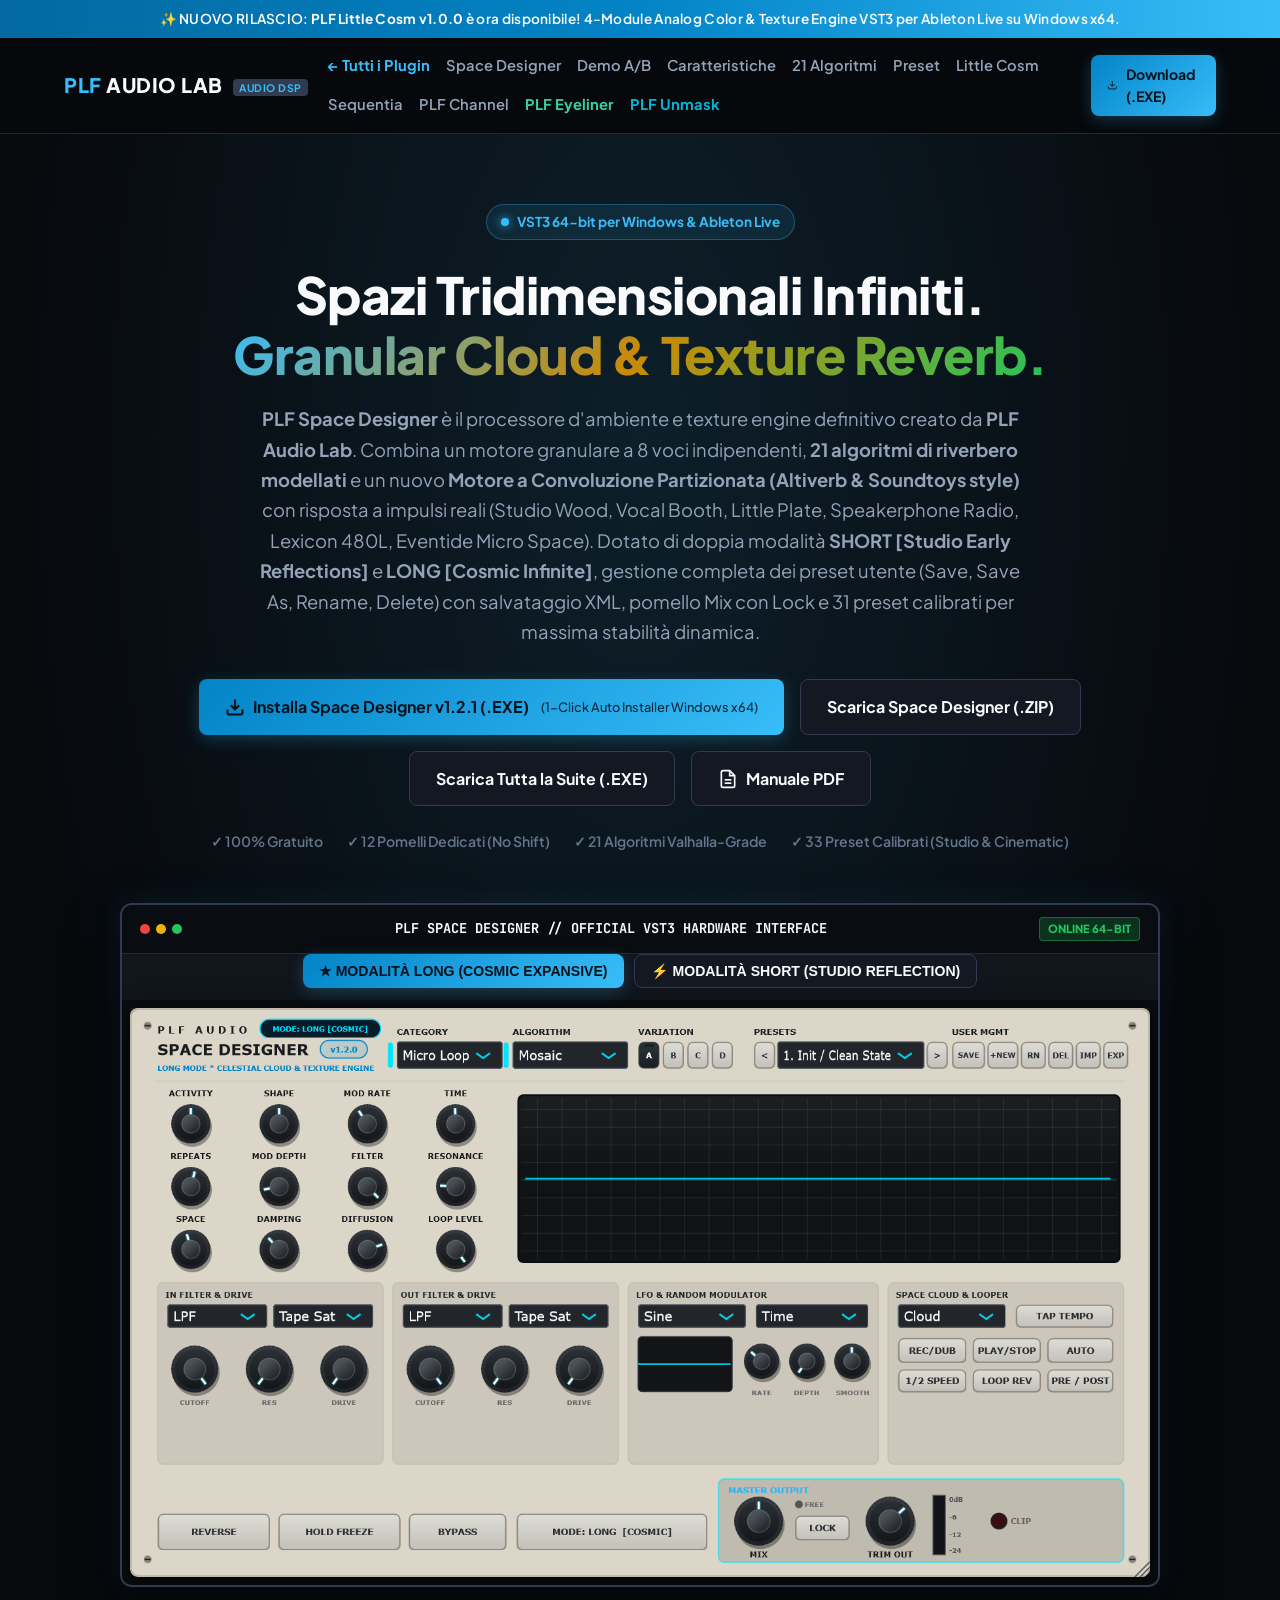
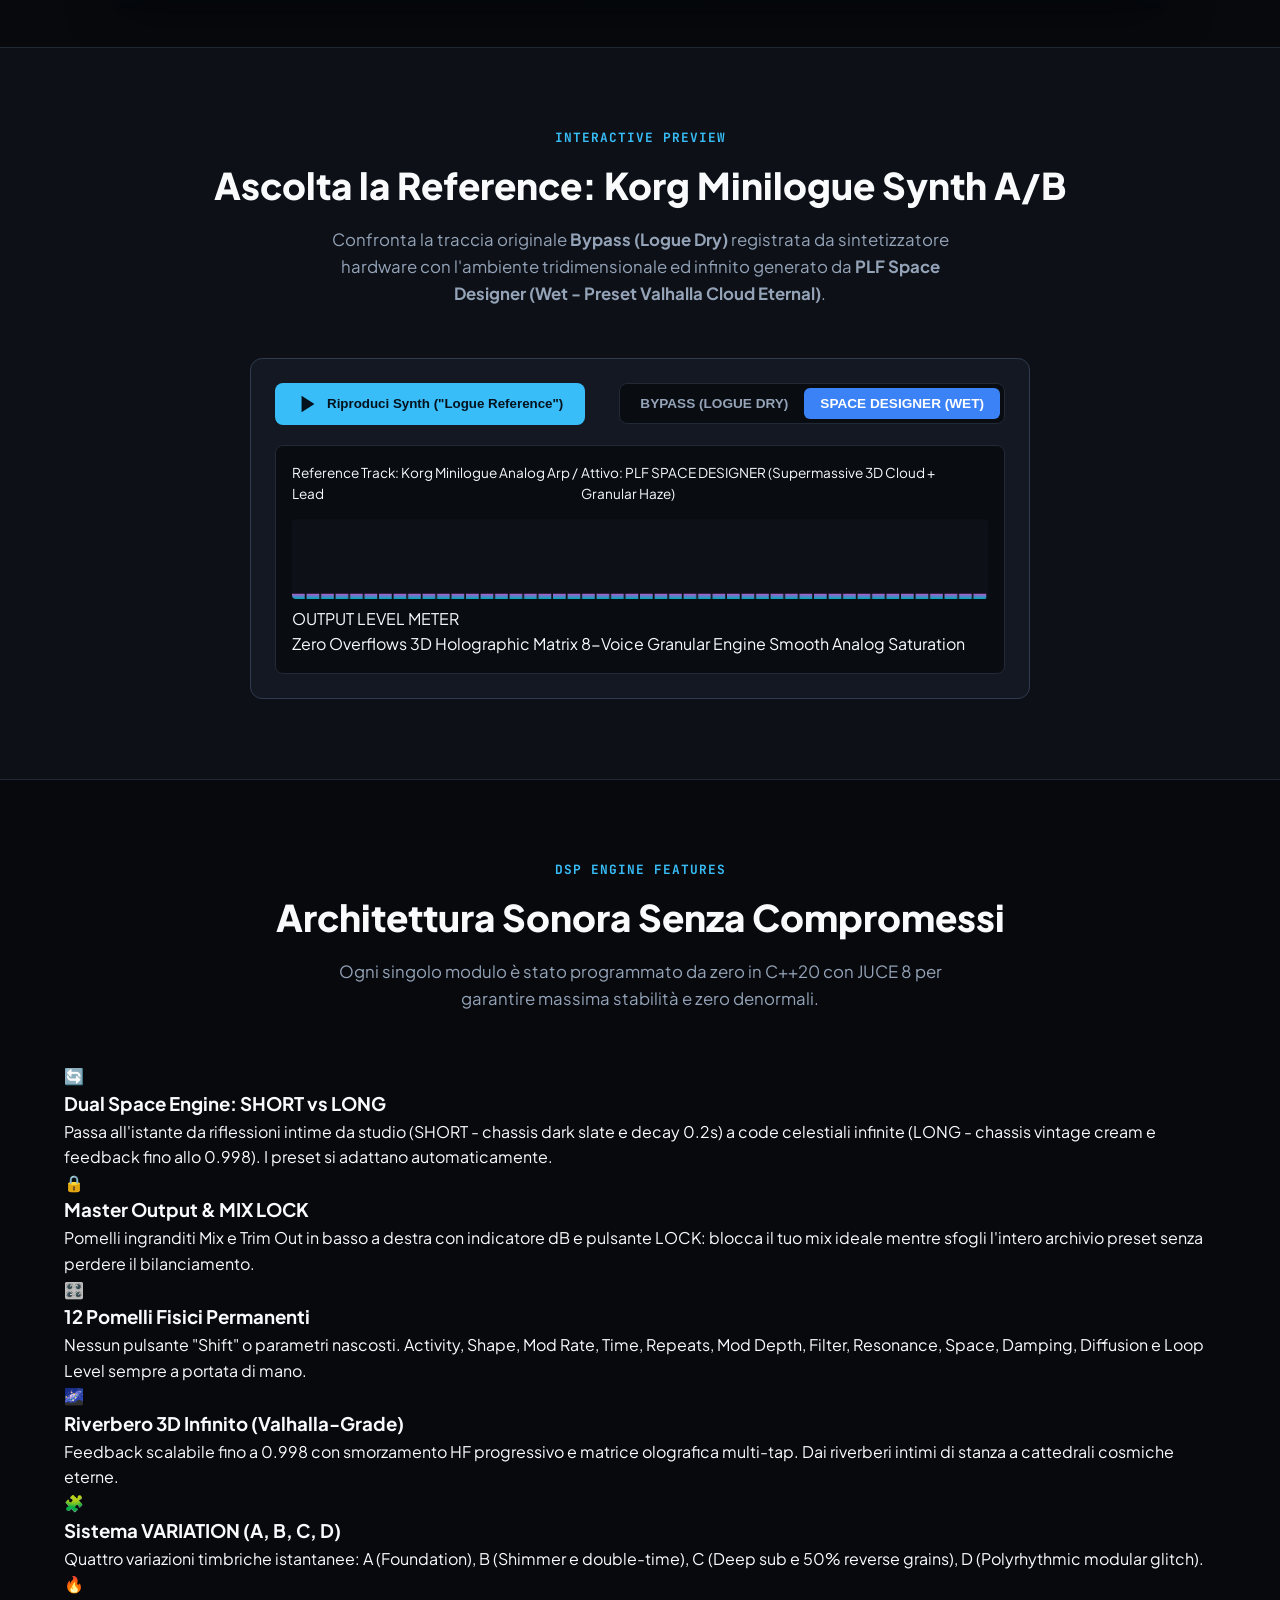
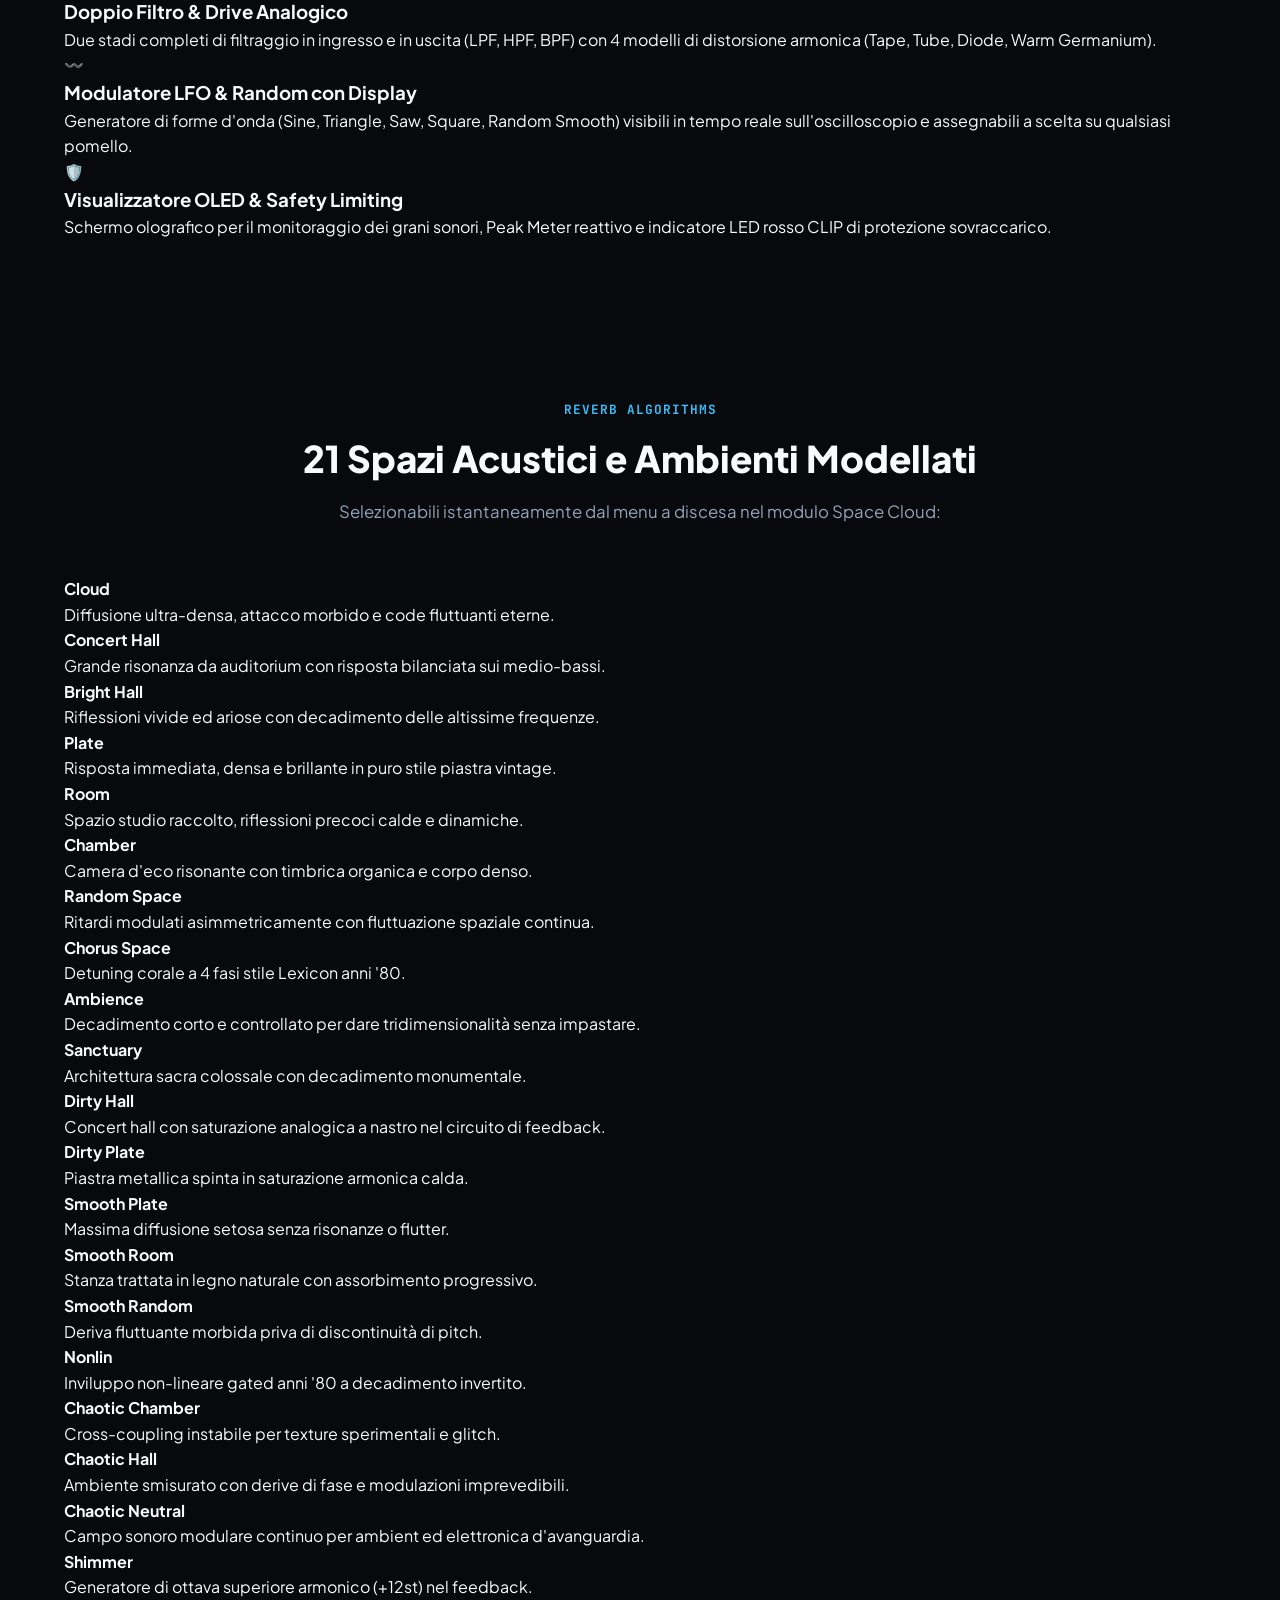
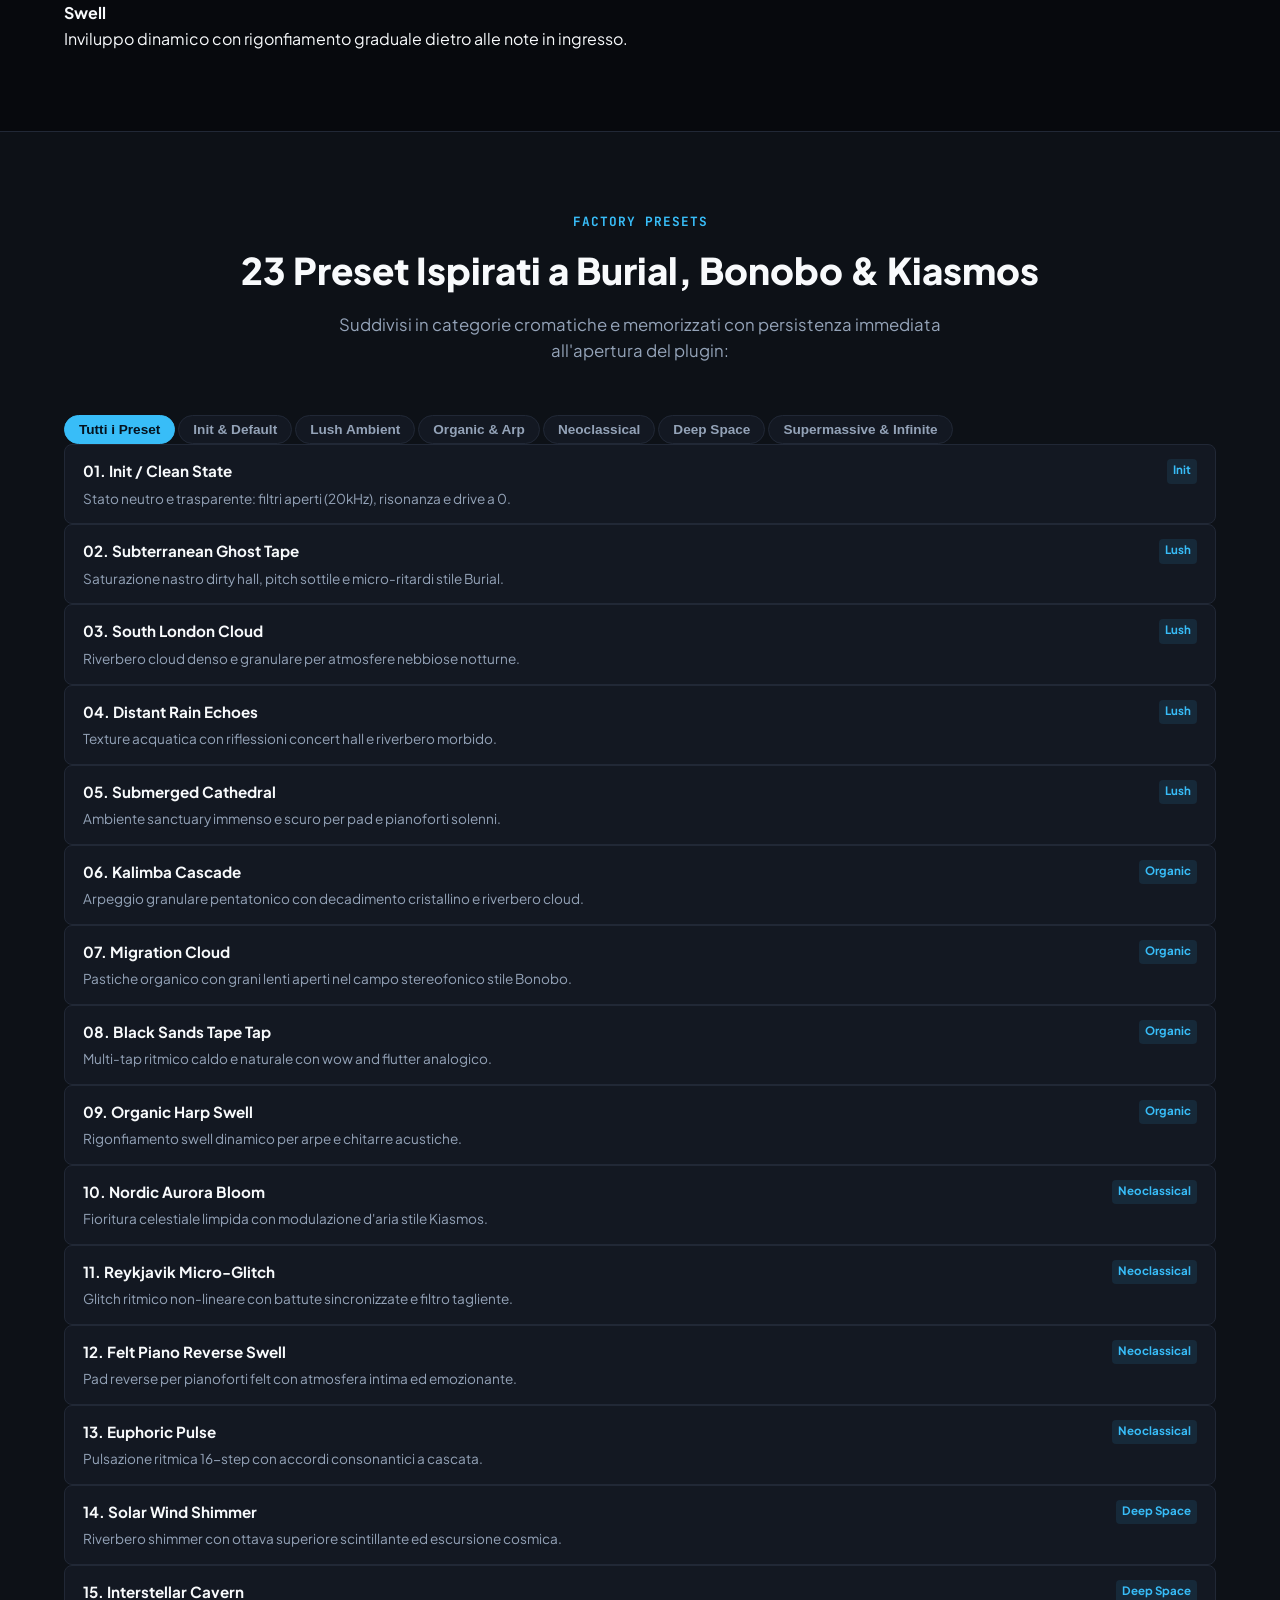
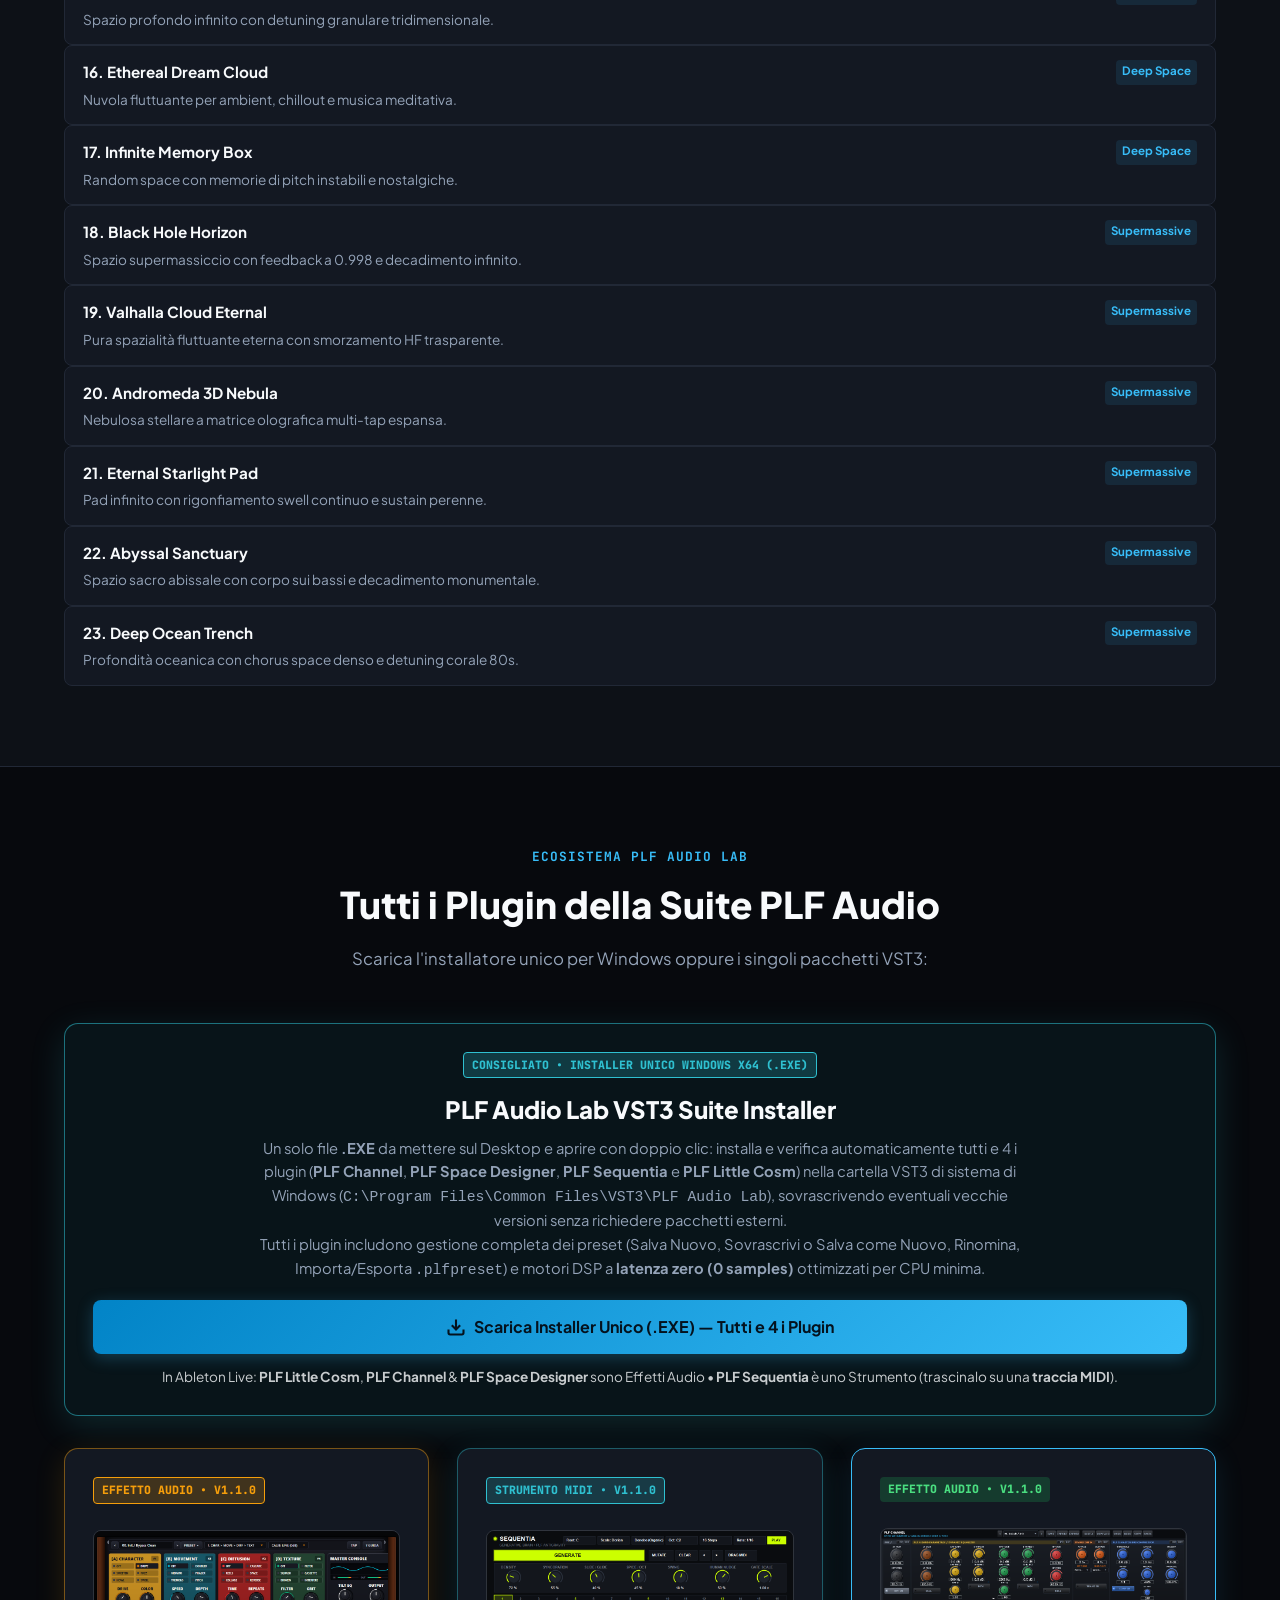
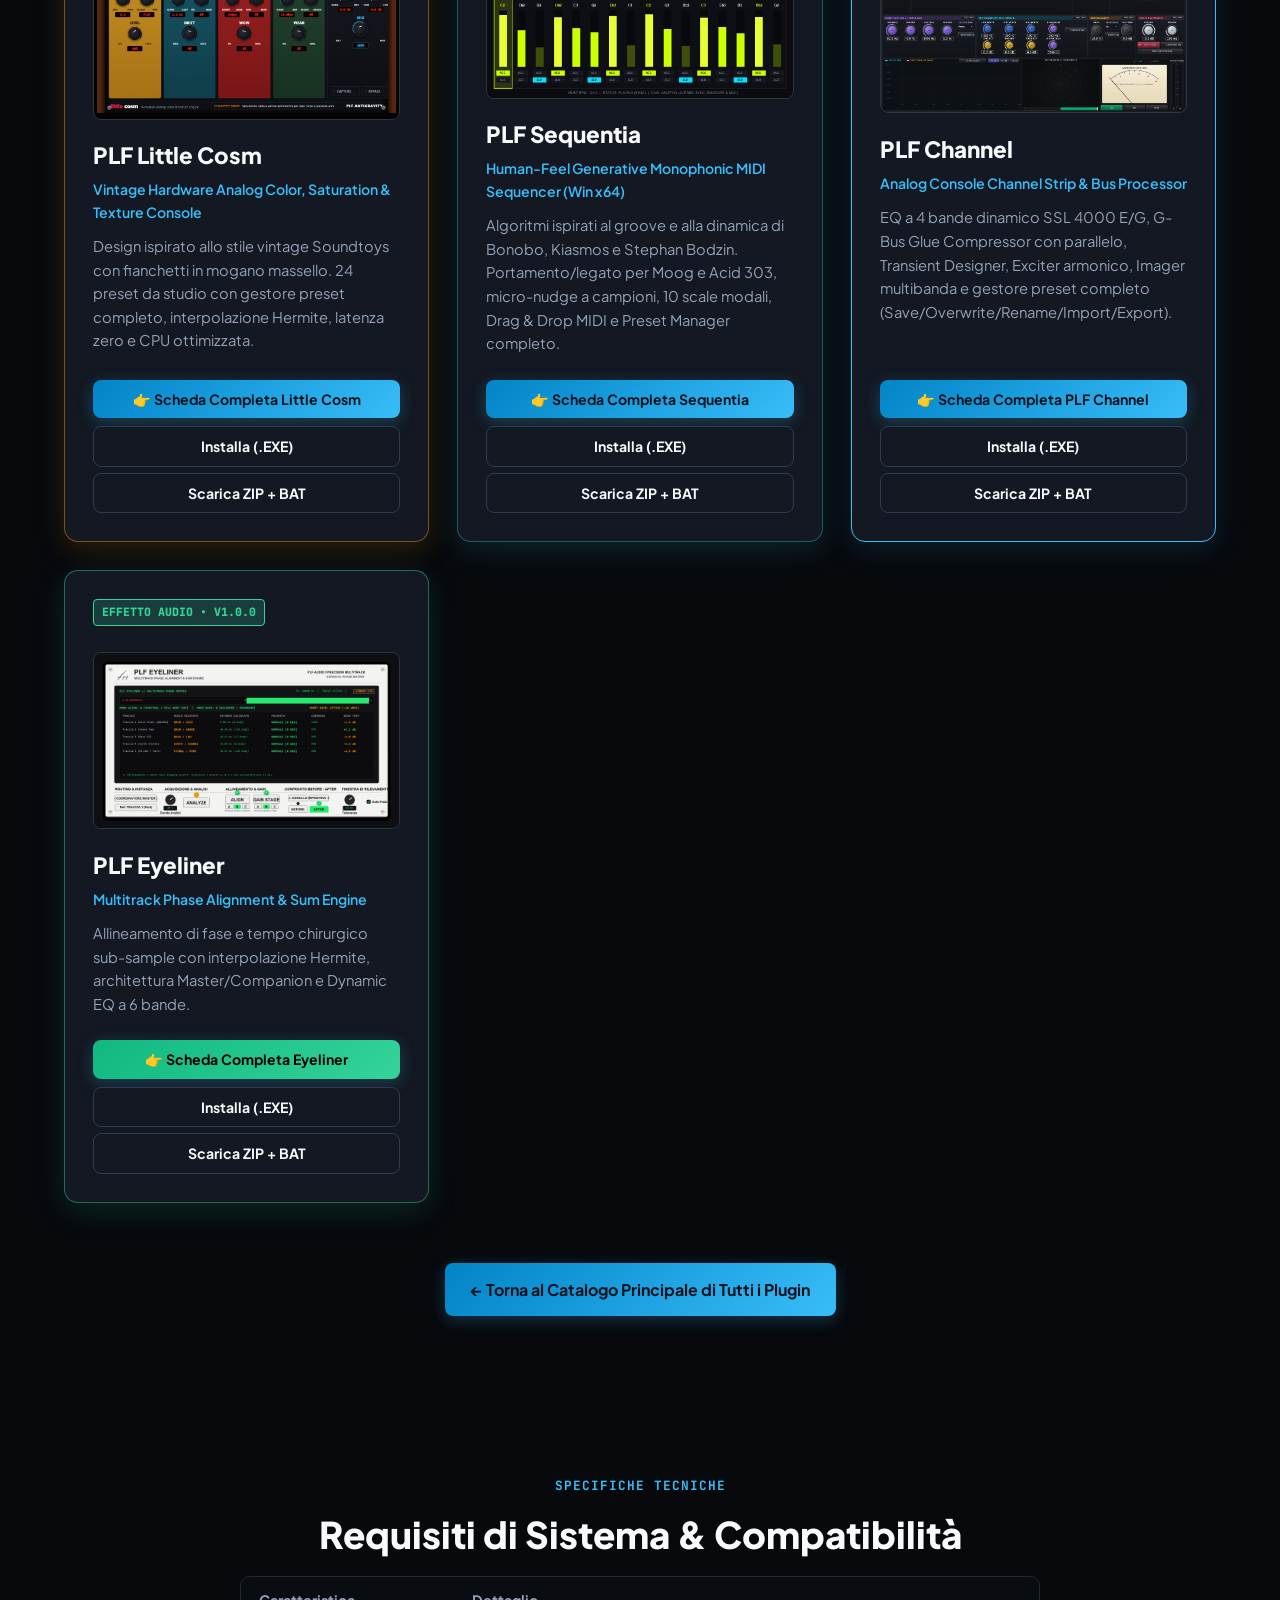
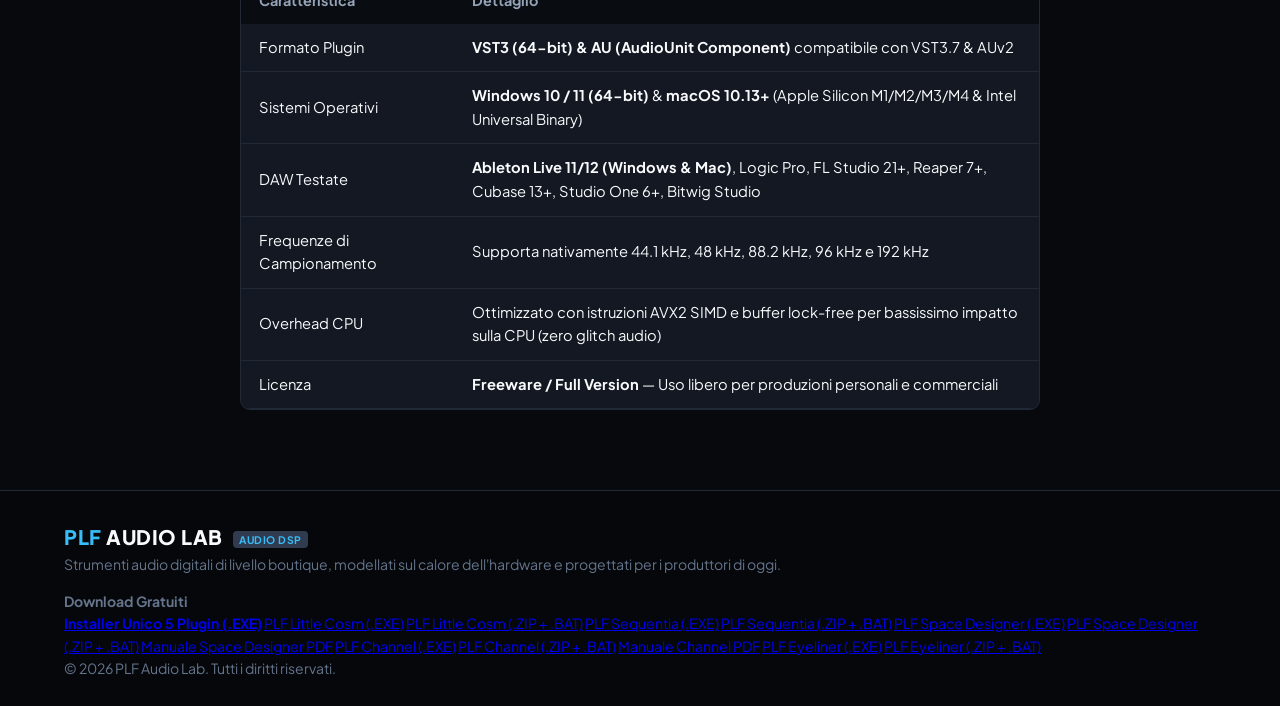
<file: space-designer.html>
﻿<!DOCTYPE html>
<html lang="it">
<head>
  <meta charset="UTF-8">
  <meta name="viewport" content="width=device-width, initial-scale=1.0">
  <title>PLF Audio Lab — PLF Little Cosm, PLF Sequentia, PLF Space Designer & PLF Channel</title>
  <meta name="description" content="Sito ufficiale di PLF Audio Lab. Scarica gratuitamente PLF Little Cosm (4-Module Analog Color & Texture Engine), PLF Sequentia, PLF Space Designer e PLF Channel VST3 per Ableton Live su Windows.">
  <link rel="stylesheet" href="style.css">
  <link rel="preconnect" href="https://fonts.googleapis.com">
  <link rel="preconnect" href="https://fonts.gstatic.com" crossorigin>
  <link href="https://fonts.googleapis.com/css2?family=Plus+Jakarta+Sans:wght@400;500;600;700;800&family=JetBrains+Mono:wght@500;700&display=swap" rel="stylesheet">
</head>
<body>

  <!-- Top Announcement Bar -->
  <div class="announcement-bar">
    <span>✨ NUOVO RILASCIO: <strong>PLF Little Cosm v1.0.0</strong> è ora disponibile! 4-Module Analog Color & Texture Engine VST3 per Ableton Live su Windows x64.</span>
  </div>

  <!-- Navigation -->
  <header class="navbar">
    <div class="container nav-content">
      <div class="logo">
        <a href="index.html" style="color: inherit; text-decoration: none;">
          <span class="logo-accent">PLF</span> AUDIO LAB <span class="badge-tag">AUDIO DSP</span>
        </a>
      </div>
      <nav class="nav-links">
        <a href="index.html" style="color: var(--primary); font-weight: 700;">← Tutti i Plugin</a>
        <a href="#featured">Space Designer</a>
        <a href="#demo">Demo A/B</a>
        <a href="#features">Caratteristiche</a>
        <a href="#algorithms">21 Algoritmi</a>
        <a href="#presets">Preset</a>
        <a href="little-cosm.html">Little Cosm</a>
        <a href="sequentia.html">Sequentia</a>
        <a href="channel.html">PLF Channel</a>
        <a href="eyeliner.html" style="color: #34d399; font-weight: 700;">PLF Eyeliner</a>
        <a href="unmask.html" style="color: #06b6d4; font-weight: 700;">PLF Unmask</a>
      </nav>
      <div class="nav-cta">
        <a href="INSTALLA_PLF_Space_Designer.exe" class="btn btn-primary btn-sm" download>
          <svg width="16" height="16" viewBox="0 0 24 24" fill="none" stroke="currentColor" stroke-width="2"><path d="M21 15v4a2 2 0 0 1-2 2H5a2 2 0 0 1-2-2v-4M7 10l5 5 5-5M12 15V3"/></svg>
          Download (.EXE)
        </a>
      </div>
    </div>
  </header>

  <!-- Hero Section -->
  <section class="hero-section" id="featured">
    <div class="container">
      <div class="hero-badge">
        <span class="pulse-dot"></span> VST3 64-bit per Windows & Ableton Live
      </div>
      <h1 class="hero-title">
        Spazi Tridimensionali Infiniti.<br>
        <span class="gradient-text">Granular Cloud & Texture Reverb.</span>
      </h1>
      <p class="hero-lead">
        <strong>PLF Space Designer</strong> è il processore d'ambiente e texture engine definitivo creato da <strong>PLF Audio Lab</strong>. 
        Combina un motore granulare a 8 voci indipendenti, <strong>21 algoritmi di riverbero modellati</strong> e un nuovo <strong>Motore a Convoluzione Partizionata (Altiverb &amp; Soundtoys style)</strong> con risposta a impulsi reali (Studio Wood, Vocal Booth, Little Plate, Speakerphone Radio, Lexicon 480L, Eventide Micro Space). Dotato di doppia modalità <strong>SHORT [Studio Early Reflections]</strong> e <strong>LONG [Cosmic Infinite]</strong>, gestione completa dei preset utente (Save, Save As, Rename, Delete) con salvataggio XML, pomello Mix con Lock e 31 preset calibrati per massima stabilità dinamica.
      </p>

      <div class="hero-actions">
        <a href="INSTALLA_PLF_Space_Designer.exe" class="btn btn-primary btn-lg" download>
          <svg width="20" height="20" viewBox="0 0 24 24" fill="none" stroke="currentColor" stroke-width="2.5"><path d="M21 15v4a2 2 0 0 1-2 2H5a2 2 0 0 1-2-2v-4M7 10l5 5 5-5M12 15V3"/></svg>
          Installa Space Designer v1.2.1 (.EXE) <span class="btn-subtext">(1-Click Auto Installer Windows x64)</span>
        </a>
        <a href="PLF_Space_Designer_vst3_PLF_Audio_Lab.zip" class="btn btn-secondary btn-lg" download>
          Scarica Space Designer (.ZIP)
        </a>
        <a href="PLF_Audio_Lab_VST3_Installer.exe" class="btn btn-secondary btn-lg" download>
          Scarica Tutta la Suite (.EXE)
        </a>
        <a href="Manuale_Utente_PLF_Space_Designer.pdf" class="btn btn-secondary btn-lg" target="_blank">
          <svg width="20" height="20" viewBox="0 0 24 24" fill="none" stroke="currentColor" stroke-width="2"><path d="M14 2H6a2 2 0 0 0-2 2v16a2 2 0 0 0 2 2h12a2 2 0 0 0 2-2V8z"/><polyline points="14 2 14 8 20 8"/><line x1="16" y1="13" x2="8" y2="13"/><line x1="16" y1="17" x2="8" y2="17"/></svg>
          Manuale PDF
        </a>
      </div>

      <div class="hero-guarantees">
        <span>✓ 100% Gratuito</span>
        <span>✓ 12 Pomelli Dedicati (No Shift)</span>
        <span>✓ 21 Algoritmi Valhalla-Grade</span>
        <span>✓ 33 Preset Calibrati (Studio & Cinematic)</span>
      </div>

      <!-- Plugin Real Interface Display -->
      <div class="plugin-preview-card">
        <div class="preview-header">
          <div class="preview-dots">
            <span class="dot red"></span>
            <span class="dot yellow"></span>
            <span class="dot green"></span>
          </div>
          <div class="preview-title">PLF SPACE DESIGNER // OFFICIAL VST3 HARDWARE INTERFACE</div>
          <div class="preview-status">ONLINE 64-BIT</div>
        </div>
        
        <div style="display: flex; justify-content: center; gap: 10px; margin-bottom: 12px;">
          <button id="guiLongBtn" class="btn btn-sm btn-primary" onclick="document.getElementById('guiImg').src='plf_space_designer_gui.png'; this.classList.add('btn-primary'); this.classList.remove('btn-secondary'); document.getElementById('guiShortBtn').classList.remove('btn-primary'); document.getElementById('guiShortBtn').classList.add('btn-secondary');">
            ★ MODALITÀ LONG (COSMIC EXPANSIVE)
          </button>
          <button id="guiShortBtn" class="btn btn-sm btn-secondary" onclick="document.getElementById('guiImg').src='plf_space_designer_gui_short.png'; this.classList.add('btn-primary'); this.classList.remove('btn-secondary'); document.getElementById('guiLongBtn').classList.remove('btn-primary'); document.getElementById('guiLongBtn').classList.add('btn-secondary');">
            ⚡ MODALITÀ SHORT (STUDIO REFLECTION)
          </button>
        </div>
        <div class="preview-real-wrapper">
          <img id="guiImg" src="plf_space_designer_gui.png" alt="PLF Space Designer VST3 GUI" class="plugin-real-screenshot">
        </div>
      </div>
    </div>
  </section>

  <!-- Interactive A/B Audio Demo Section -->
  <section class="section demo-section" id="demo">
    <div class="container">
      <div class="section-badge">INTERACTIVE PREVIEW</div>
      <h2 class="section-title">Ascolta la Reference: Korg Minilogue Synth A/B</h2>
      <p class="section-lead">
        Confronta la traccia originale <strong>Bypass (Logue Dry)</strong> registrata da sintetizzatore hardware con l'ambiente tridimensionale ed infinito generato da <strong>PLF Space Designer (Wet - Preset Valhalla Cloud Eternal)</strong>.
      </p>

      <div class="audio-demo-player">
        <audio id="audioDry" preload="auto" playsinline loop src="logue_dry.wav"></audio>
        <audio id="audioWet" preload="auto" playsinline loop src="logue_wet.wav"></audio>
        <div class="player-controls">
          <button id="playBtn" class="btn btn-play">
            <svg id="playIcon" width="22" height="22" viewBox="0 0 24 24" fill="currentColor"><path d="M5 3l14 9-14 9V3z"/></svg>
            <span id="playText">Riproduci Synth ("Logue Reference")</span>
          </button>
          
          <div class="ab-toggle-switch">
            <button id="dryBtn" class="btn-toggle">BYPASS (LOGUE DRY)</button>
            <button id="wetBtn" class="btn-toggle active">SPACE DESIGNER (WET)</button>
          </div>
        </div>

        <div class="player-visualizer">
          <div class="track-info">
            <span class="track-title">Reference Track: Korg Minilogue Analog Arp / Lead</span>
            <span class="track-dsp" id="dspStatus">Attivo: PLF SPACE DESIGNER (Supermassive 3D Cloud + Granular Haze)</span>
          </div>

          <div class="spectrum-wrapper">
            <canvas id="spectrumCanvas" width="800" height="120"></canvas>
          </div>

          <div class="hardware-meters">
            <div class="vu-meter-box">
              <div class="vu-label">OUTPUT LEVEL METER</div>
              <div class="analog-meter">
                <div class="analog-needle" id="analogNeedle"></div>
                <div class="meter-scale"></div>
              </div>
            </div>
            <div class="features-pill-list">
              <span class="pill-badge">Zero Overflows</span>
              <span class="pill-badge">3D Holographic Matrix</span>
              <span class="pill-badge">8-Voice Granular Engine</span>
              <span class="pill-badge">Smooth Analog Saturation</span>
            </div>
          </div>
        </div>
      </div>
    </div>
  </section>

  <!-- Features Grid -->
  <section class="section features-section" id="features">
    <div class="container">
      <div class="section-badge">DSP ENGINE FEATURES</div>
      <h2 class="section-title">Architettura Sonora Senza Compromessi</h2>
      <p class="section-lead">
        Ogni singolo modulo è stato programmato da zero in C++20 con JUCE 8 per garantire massima stabilità e zero denormali.
      </p>

      <div class="features-grid">
        <div class="feature-card">
          <div class="feature-icon">🔄</div>
          <h3>Dual Space Engine: SHORT vs LONG</h3>
          <p>Passa all'istante da riflessioni intime da studio (SHORT - chassis dark slate e decay 0.2s) a code celestiali infinite (LONG - chassis vintage cream e feedback fino allo 0.998). I preset si adattano automaticamente.</p>
        </div>

        <div class="feature-card">
          <div class="feature-icon">🔒</div>
          <h3>Master Output & MIX LOCK</h3>
          <p>Pomelli ingranditi Mix e Trim Out in basso a destra con indicatore dB e pulsante LOCK: blocca il tuo mix ideale mentre sfogli l'intero archivio preset senza perdere il bilanciamento.</p>
        </div>

        <div class="feature-card">
          <div class="feature-icon">🎛️</div>
          <h3>12 Pomelli Fisici Permanenti</h3>
          <p>Nessun pulsante "Shift" o parametri nascosti. Activity, Shape, Mod Rate, Time, Repeats, Mod Depth, Filter, Resonance, Space, Damping, Diffusion e Loop Level sempre a portata di mano.</p>
        </div>

        <div class="feature-card">
          <div class="feature-icon">🌌</div>
          <h3>Riverbero 3D Infinito (Valhalla-Grade)</h3>
          <p>Feedback scalabile fino a 0.998 con smorzamento HF progressivo e matrice olografica multi-tap. Dai riverberi intimi di stanza a cattedrali cosmiche eterne.</p>
        </div>

        <div class="feature-card">
          <div class="feature-icon">🧩</div>
          <h3>Sistema VARIATION (A, B, C, D)</h3>
          <p>Quattro variazioni timbriche istantanee: A (Foundation), B (Shimmer e double-time), C (Deep sub e 50% reverse grains), D (Polyrhythmic modular glitch).</p>
        </div>

        <div class="feature-card">
          <div class="feature-icon">🔥</div>
          <h3>Doppio Filtro & Drive Analogico</h3>
          <p>Due stadi completi di filtraggio in ingresso e in uscita (LPF, HPF, BPF) con 4 modelli di distorsione armonica (Tape, Tube, Diode, Warm Germanium).</p>
        </div>

        <div class="feature-card">
          <div class="feature-icon">〰️</div>
          <h3>Modulatore LFO & Random con Display</h3>
          <p>Generatore di forme d'onda (Sine, Triangle, Saw, Square, Random Smooth) visibili in tempo reale sull'oscilloscopio e assegnabili a scelta su qualsiasi pomello.</p>
        </div>

        <div class="feature-card">
          <div class="feature-icon">🛡️</div>
          <h3>Visualizzatore OLED & Safety Limiting</h3>
          <p>Schermo olografico per il monitoraggio dei grani sonori, Peak Meter reattivo e indicatore LED rosso CLIP di protezione sovraccarico.</p>
        </div>
      </div>
    </div>
  </section>

  <!-- 21 Algorithms Grid -->
  <section class="section specs-section" id="algorithms">
    <div class="container">
      <div class="section-badge">REVERB ALGORITHMS</div>
      <h2 class="section-title">21 Spazi Acustici e Ambienti Modellati</h2>
      <p class="section-lead">
        Selezionabili istantaneamente dal menu a discesa nel modulo Space Cloud:
      </p>

      <div class="features-grid" style="grid-template-columns: repeat(auto-fit, minmax(240px, 1fr));">
        <div class="feature-card"><h4>Cloud</h4><p>Diffusione ultra-densa, attacco morbido e code fluttuanti eterne.</p></div>
        <div class="feature-card"><h4>Concert Hall</h4><p>Grande risonanza da auditorium con risposta bilanciata sui medio-bassi.</p></div>
        <div class="feature-card"><h4>Bright Hall</h4><p>Riflessioni vivide ed ariose con decadimento delle altissime frequenze.</p></div>
        <div class="feature-card"><h4>Plate</h4><p>Risposta immediata, densa e brillante in puro stile piastra vintage.</p></div>
        <div class="feature-card"><h4>Room</h4><p>Spazio studio raccolto, riflessioni precoci calde e dinamiche.</p></div>
        <div class="feature-card"><h4>Chamber</h4><p>Camera d'eco risonante con timbrica organica e corpo denso.</p></div>
        <div class="feature-card"><h4>Random Space</h4><p>Ritardi modulati asimmetricamente con fluttuazione spaziale continua.</p></div>
        <div class="feature-card"><h4>Chorus Space</h4><p>Detuning corale a 4 fasi stile Lexicon anni '80.</p></div>
        <div class="feature-card"><h4>Ambience</h4><p>Decadimento corto e controllato per dare tridimensionalità senza impastare.</p></div>
        <div class="feature-card"><h4>Sanctuary</h4><p>Architettura sacra colossale con decadimento monumentale.</p></div>
        <div class="feature-card"><h4>Dirty Hall</h4><p>Concert hall con saturazione analogica a nastro nel circuito di feedback.</p></div>
        <div class="feature-card"><h4>Dirty Plate</h4><p>Piastra metallica spinta in saturazione armonica calda.</p></div>
        <div class="feature-card"><h4>Smooth Plate</h4><p>Massima diffusione setosa senza risonanze o flutter.</p></div>
        <div class="feature-card"><h4>Smooth Room</h4><p>Stanza trattata in legno naturale con assorbimento progressivo.</p></div>
        <div class="feature-card"><h4>Smooth Random</h4><p>Deriva fluttuante morbida priva di discontinuità di pitch.</p></div>
        <div class="feature-card"><h4>Nonlin</h4><p>Inviluppo non-lineare gated anni '80 a decadimento invertito.</p></div>
        <div class="feature-card"><h4>Chaotic Chamber</h4><p>Cross-coupling instabile per texture sperimentali e glitch.</p></div>
        <div class="feature-card"><h4>Chaotic Hall</h4><p>Ambiente smisurato con derive di fase e modulazioni imprevedibili.</p></div>
        <div class="feature-card"><h4>Chaotic Neutral</h4><p>Campo sonoro modulare continuo per ambient ed elettronica d'avanguardia.</p></div>
        <div class="feature-card"><h4>Shimmer</h4><p>Generatore di ottava superiore armonico (+12st) nel feedback.</p></div>
        <div class="feature-card"><h4>Swell</h4><p>Inviluppo dinamico con rigonfiamento graduale dietro alle note in ingresso.</p></div>
      </div>
    </div>
  </section>

  <!-- Presets Section -->
  <section class="section presets-section" id="presets">
    <div class="container">
      <div class="section-badge">FACTORY PRESETS</div>
      <h2 class="section-title">23 Preset Ispirati a Burial, Bonobo & Kiasmos</h2>
      <p class="section-lead">
        Suddivisi in categorie cromatiche e memorizzati con persistenza immediata all'apertura del plugin:
      </p>

      <div class="presets-filters">
        <button class="pill-btn active" data-filter="all">Tutti i Preset</button>
        <button class="pill-btn" data-filter="Init">Init & Default</button>
        <button class="pill-btn" data-filter="Lush">Lush Ambient</button>
        <button class="pill-btn" data-filter="Organic">Organic & Arp</button>
        <button class="pill-btn" data-filter="Neoclassical">Neoclassical</button>
        <button class="pill-btn" data-filter="Deep Space">Deep Space</button>
        <button class="pill-btn" data-filter="Supermassive">Supermassive & Infinite</button>
      </div>

      <div class="presets-grid" id="presetsGrid">
        <!-- Rendered by JS -->
      </div>
    </div>
  </section>

  <!-- Ecosystem / Other Plugins Section -->
  <section class="section catalog-section" id="catalog">
    <div class="container">
      <div class="section-badge">ECOSISTEMA PLF AUDIO LAB</div>
      <h2 class="section-title">Tutti i Plugin della Suite PLF Audio</h2>
      <p class="section-lead">
        Scarica l'installatore unico per Windows oppure i singoli pacchetti VST3:
      </p>

      <!-- All-in-One EXE Installer Banner -->
      <div class="catalog-card active-product" style="margin-bottom: 28px; border: 1px solid rgba(47, 192, 208, 0.55); background: rgba(47, 192, 208, 0.06); box-shadow: 0 10px 35px rgba(47, 192, 208, 0.16); text-align: center; padding: 28px;">
        <div class="product-status available" style="margin: 0 auto 12px auto; display: inline-block; background: rgba(47, 192, 208, 0.22); color: #2FC0D0; border: 1px solid #2FC0D0;">CONSIGLIATO • INSTALLER UNICO WINDOWS X64 (.EXE)</div>
        <h3 style="font-size: 1.5rem; margin-bottom: 8px;">PLF Audio Lab VST3 Suite Installer</h3>
        <p class="product-desc" style="max-width: 760px; margin: 0 auto 18px auto;">
          Un solo file <strong>.EXE</strong> da mettere sul Desktop e aprire con doppio clic: installa e verifica automaticamente tutti e 4 i plugin (<strong>PLF Channel</strong>, <strong>PLF Space Designer</strong>, <strong>PLF Sequentia</strong> e <strong>PLF Little Cosm</strong>) nella cartella VST3 di sistema di Windows (<code>C:\Program Files\Common Files\VST3\PLF Audio Lab</code>), sovrascrivendo eventuali vecchie versioni senza richiedere pacchetti esterni.<br>
          Tutti i plugin includono gestione completa dei preset (Salva Nuovo, Sovrascrivi o Salva come Nuovo, Rinomina, Importa/Esporta <code>.plfpreset</code>) e motori DSP a <strong>latenza zero (0 samples)</strong> ottimizzati per CPU minima.
        </p>
        <a href="PLF_Audio_Lab_VST3_Installer.exe" class="btn btn-primary btn-lg" download>
          <svg width="20" height="20" viewBox="0 0 24 24" fill="none" stroke="currentColor" stroke-width="2.5"><path d="M21 15v4a2 2 0 0 1-2 2H5a2 2 0 0 1-2-2v-4M7 10l5 5 5-5M12 15V3"/></svg>
          Scarica Installer Unico (.EXE) — Tutti e 4 i Plugin
        </a>
        <p style="font-size: 0.85rem; opacity: 0.8; margin-top: 12px;">
          In Ableton Live: <strong>PLF Little Cosm</strong>, <strong>PLF Channel</strong> &amp; <strong>PLF Space Designer</strong> sono Effetti Audio • <strong>PLF Sequentia</strong> è uno Strumento (trascinalo su una <strong>traccia MIDI</strong>).
        </p>
      </div>

      <div class="catalog-grid">
        <!-- Item 1: PLF Little Cosm -->
        <div class="catalog-card active-product" id="little-cosm" style="border: 1px solid rgba(245, 158, 11, 0.45); box-shadow: 0 8px 30px rgba(245, 158, 11, 0.15);">
          <div class="product-status available" style="background: rgba(245, 158, 11, 0.2); color: #f59e0b; border: 1px solid #f59e0b;">EFFETTO AUDIO • V1.1.0</div>
          <a href="little-cosm.html"><img src="plf_little_cosm_gui.png" alt="PLF Little Cosm GUI" style="width: 100%; border-radius: 8px; margin: 12px 0; border: 1px solid rgba(255,255,255,0.12);"></a>
          <h3>PLF Little Cosm</h3>
          <p class="product-type">Vintage Hardware Analog Color, Saturation &amp; Texture Console</p>
          <p class="product-desc">Design ispirato allo stile vintage Soundtoys con fianchetti in mogano massello. 24 preset da studio con gestore preset completo, interpolazione Hermite, latenza zero e CPU ottimizzata.</p>
          <a href="little-cosm.html" class="btn btn-primary btn-sm" style="margin-bottom: 8px;">👉 Scheda Completa Little Cosm</a>
          <a href="INSTALLA_PLF_Little_Cosm.exe" class="btn btn-secondary btn-sm" download>Installa (.EXE)</a>
          <a href="PLF_Little_Cosm_vst3_PLF_Audio_Lab.zip" class="btn btn-secondary btn-sm" style="margin-top: 6px;" download>Scarica ZIP + BAT</a>
        </div>

        <!-- Item 2: PLF Sequentia -->
        <div class="catalog-card active-product" id="sequentia" style="border: 1px solid rgba(47, 192, 208, 0.4); box-shadow: 0 8px 30px rgba(47, 192, 208, 0.15);">
          <div class="product-status available" style="background: rgba(47, 192, 208, 0.2); color: #2FC0D0; border: 1px solid #2FC0D0;">STRUMENTO MIDI • V1.1.0</div>
          <a href="sequentia.html"><img src="plf_sequentia_gui.png" alt="PLF Sequentia GUI" style="width: 100%; border-radius: 8px; margin: 12px 0; border: 1px solid rgba(255,255,255,0.12);"></a>
          <h3>PLF Sequentia</h3>
          <p class="product-type">Human-Feel Generative Monophonic MIDI Sequencer (Win x64)</p>
          <p class="product-desc">Algoritmi ispirati al groove e alla dinamica di Bonobo, Kiasmos e Stephan Bodzin. Portamento/legato per Moog e Acid 303, micro-nudge a campioni, 10 scale modali, Drag &amp; Drop MIDI e Preset Manager completo.</p>
          <a href="sequentia.html" class="btn btn-primary btn-sm" style="margin-bottom: 8px;">👉 Scheda Completa Sequentia</a>
          <a href="INSTALLA_PLF_Sequentia.exe" class="btn btn-secondary btn-sm" download>Installa (.EXE)</a>
          <a href="PLF_Sequentia_vst3_PLF_Audio_Lab.zip" class="btn btn-secondary btn-sm" style="margin-top: 6px;" download>Scarica ZIP + BAT</a>
        </div>

        <!-- Item 3: PLF Channel -->
        <div class="catalog-card active-product">
          <div class="product-status available">EFFETTO AUDIO • V1.1.0</div>
          <a href="channel.html"><img src="plf_channel_gui.png" alt="PLF Channel GUI" style="width: 100%; border-radius: 8px; margin: 12px 0; border: 1px solid rgba(255,255,255,0.12);"></a>
          <h3>PLF Channel</h3>
          <p class="product-type">Analog Console Channel Strip &amp; Bus Processor</p>
          <p class="product-desc">EQ a 4 bande dinamico SSL 4000 E/G, G-Bus Glue Compressor con parallelo, Transient Designer, Exciter armonico, Imager multibanda e gestore preset completo (Save/Overwrite/Rename/Import/Export).</p>
          <a href="channel.html" class="btn btn-primary btn-sm" style="margin-bottom: 8px;">👉 Scheda Completa PLF Channel</a>
          <a href="INSTALLA_PLF_Channel.exe" class="btn btn-secondary btn-sm" download>Installa (.EXE)</a>
          <a href="PLF_Channel_vst3_PLF_Audio_Lab.zip" class="btn btn-secondary btn-sm" style="margin-top: 6px;" download>Scarica ZIP + BAT</a>
        </div>

        <!-- Item 4: PLF Eyeliner -->
        <div class="catalog-card active-product" id="eyeliner" style="border: 1px solid rgba(52, 211, 153, 0.45); box-shadow: 0 8px 30px rgba(52, 211, 153, 0.15);">
          <div class="product-status available" style="background: rgba(52, 211, 153, 0.2); color: #34d399; border: 1px solid #34d399;">EFFETTO AUDIO • V1.0.0</div>
          <a href="eyeliner.html"><img src="plf_eyeliner_gui.png" alt="PLF Eyeliner GUI" style="width: 100%; border-radius: 8px; margin: 12px 0; border: 1px solid rgba(255,255,255,0.12);"></a>
          <h3>PLF Eyeliner</h3>
          <p class="product-type">Multitrack Phase Alignment &amp; Sum Engine</p>
          <p class="product-desc">Allineamento di fase e tempo chirurgico sub-sample con interpolazione Hermite, architettura Master/Companion e Dynamic EQ a 6 bande.</p>
          <a href="eyeliner.html" class="btn btn-primary btn-sm" style="margin-bottom: 8px; background: linear-gradient(135deg, #10b981, #34d399); color: #000;">👉 Scheda Completa Eyeliner</a>
          <a href="INSTALLA_PLF_Eyeliner.exe" class="btn btn-secondary btn-sm" download>Installa (.EXE)</a>
          <a href="PLF_Eyeliner_vst3_PLF_Audio_Lab.zip" class="btn btn-secondary btn-sm" style="margin-top: 6px;" download>Scarica ZIP + BAT</a>
        </div>
      </div>
      
      <div style="text-align: center; margin-top: 35px;">
        <a href="index.html" class="btn btn-primary btn-lg">← Torna al Catalogo Principale di Tutti i Plugin</a>
      </div>
    </div>
  </section>

  <!-- Technical Specs -->
  <section class="section specs-section" id="specs">
    <div class="container">
      <div class="section-badge">SPECIFICHE TECNICHE</div>
      <h2 class="section-title">Requisiti di Sistema & Compatibilità</h2>

      <div class="specs-table-wrapper">
        <table class="specs-table">
          <tr>
            <th>Caratteristica</th>
            <th>Dettaglio</th>
          </tr>
          <tr>
            <td>Formato Plugin</td>
            <td><strong>VST3 (64-bit) & AU (AudioUnit Component)</strong> compatibile con VST3.7 & AUv2</td>
          </tr>
          <tr>
            <td>Sistemi Operativi</td>
            <td><strong>Windows 10 / 11 (64-bit)</strong> & <strong>macOS 10.13+</strong> (Apple Silicon M1/M2/M3/M4 & Intel Universal Binary)</td>
          </tr>
          <tr>
            <td>DAW Testate</td>
            <td><strong>Ableton Live 11/12 (Windows & Mac)</strong>, Logic Pro, FL Studio 21+, Reaper 7+, Cubase 13+, Studio One 6+, Bitwig Studio</td>
          </tr>
          <tr>
            <td>Frequenze di Campionamento</td>
            <td>Supporta nativamente 44.1 kHz, 48 kHz, 88.2 kHz, 96 kHz e 192 kHz</td>
          </tr>
          <tr>
            <td>Overhead CPU</td>
            <td>Ottimizzato con istruzioni AVX2 SIMD e buffer lock-free per bassissimo impatto sulla CPU (zero glitch audio)</td>
          </tr>
          <tr>
            <td>Licenza</td>
            <td><strong>Freeware / Full Version</strong> — Uso libero per produzioni personali e commerciali</td>
          </tr>
        </table>
      </div>
    </div>
  </section>

  <!-- Footer -->
  <footer class="footer">
    <div class="container footer-content">
      <div class="footer-brand">
        <div class="logo">
          <span class="logo-accent">PLF</span> AUDIO LAB <span class="badge-tag">AUDIO DSP</span>
        </div>
        <p>Strumenti audio digitali di livello boutique, modellati sul calore dell'hardware e progettati per i produttori di oggi.</p>
      </div>
      <div class="footer-links">
        <h4>Download Gratuiti</h4>
        <a href="PLF_Audio_Lab_VST3_Installer.exe" download><strong>Installer Unico 5 Plugin (.EXE)</strong></a>
        <a href="INSTALLA_PLF_Little_Cosm.exe" download>PLF Little Cosm (.EXE)</a>
        <a href="PLF_Little_Cosm_vst3_PLF_Audio_Lab.zip" download>PLF Little Cosm (.ZIP + .BAT)</a>
        <a href="INSTALLA_PLF_Sequentia.exe" download>PLF Sequentia (.EXE)</a>
        <a href="PLF_Sequentia_vst3_PLF_Audio_Lab.zip" download>PLF Sequentia (.ZIP + .BAT)</a>
        <a href="INSTALLA_PLF_Space_Designer.exe" download>PLF Space Designer (.EXE)</a>
        <a href="PLF_Space_Designer_vst3_PLF_Audio_Lab.zip" download>PLF Space Designer (.ZIP + .BAT)</a>
        <a href="Manuale_Utente_PLF_Space_Designer.pdf" target="_blank">Manuale Space Designer PDF</a>
        <a href="INSTALLA_PLF_Channel.exe" download>PLF Channel (.EXE)</a>
        <a href="PLF_Channel_vst3_PLF_Audio_Lab.zip" download>PLF Channel (.ZIP + .BAT)</a>
        <a href="Manuale_Utente_PLF_Channel.pdf" target="_blank">Manuale Channel PDF</a>
        <a href="INSTALLA_PLF_Eyeliner.exe" download>PLF Eyeliner (.EXE)</a>
        <a href="PLF_Eyeliner_vst3_PLF_Audio_Lab.zip" download>PLF Eyeliner (.ZIP + .BAT)</a>
      </div>
    </div>
    <div class="container copyright">
      <p>© 2026 PLF Audio Lab. Tutti i diritti riservati.</p>
    </div>
  </footer>

  <script src="app.js"></script>
</body>
</html>
</file>
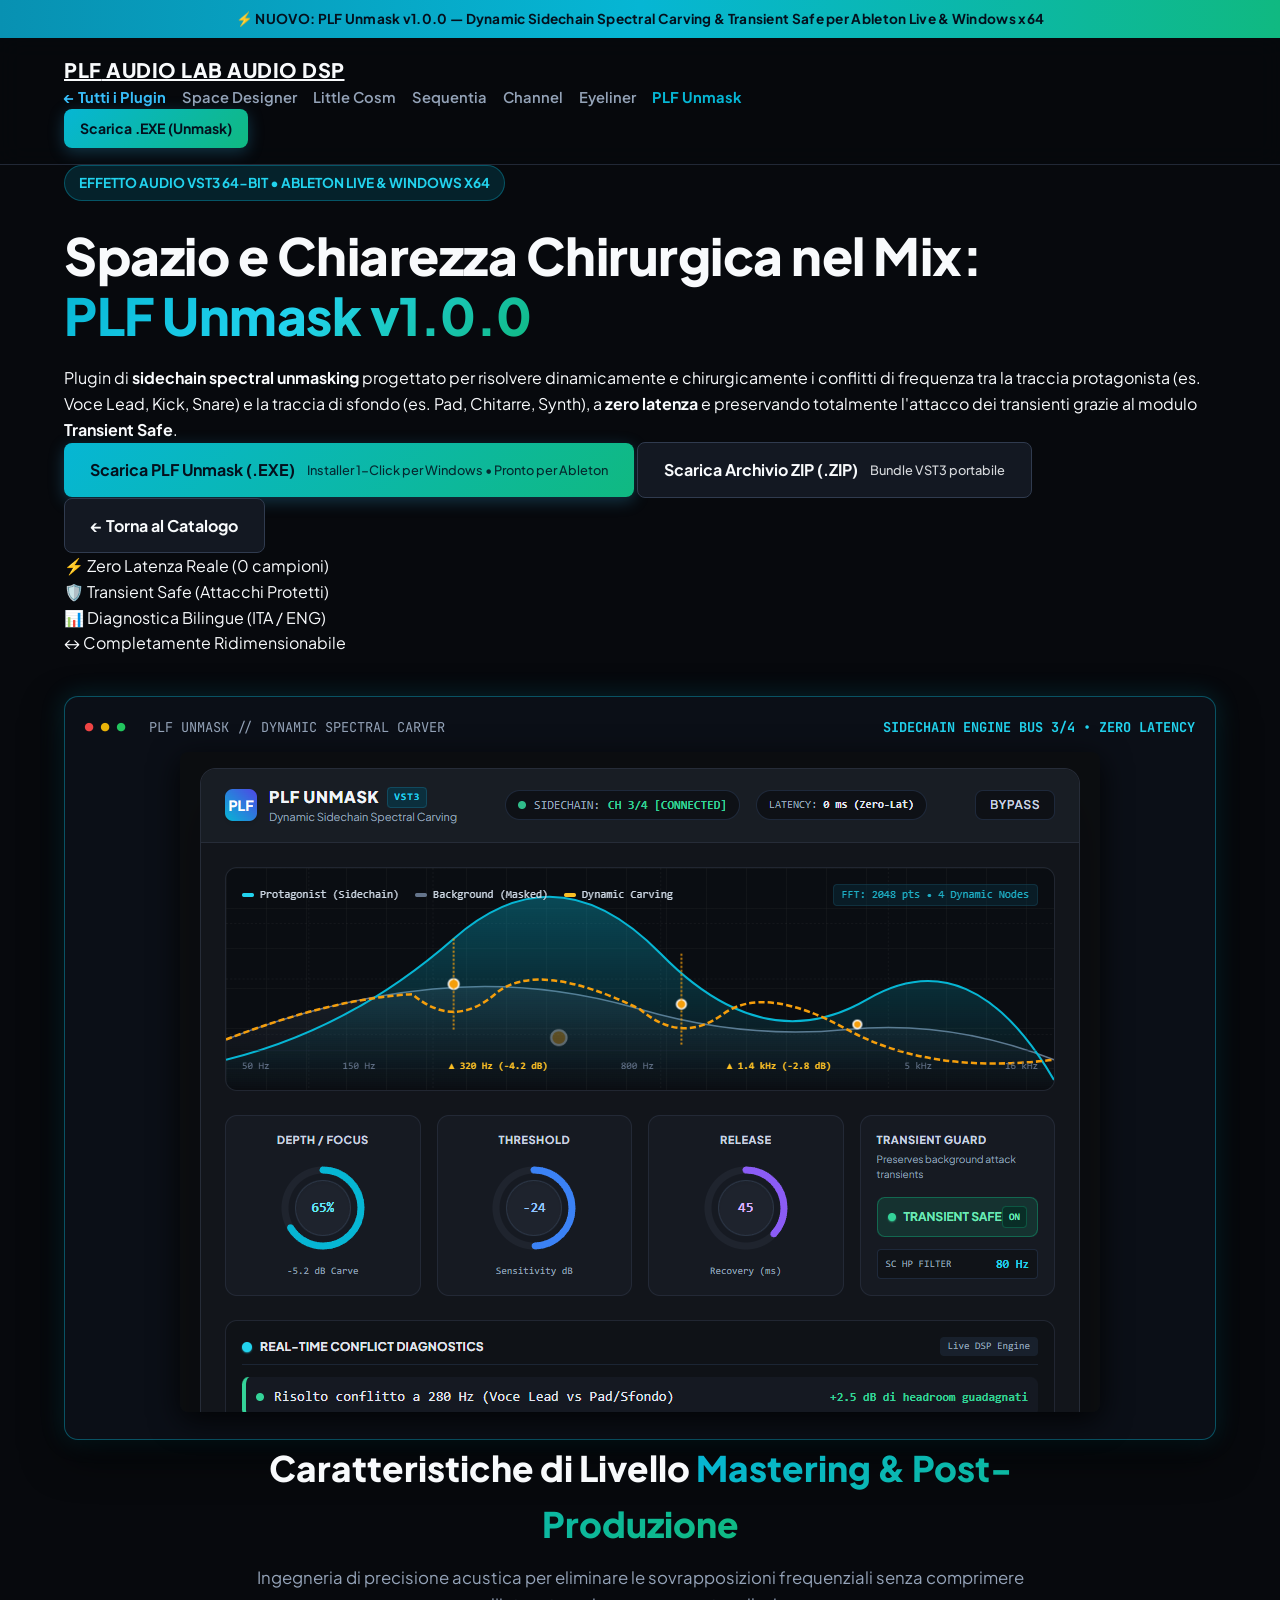
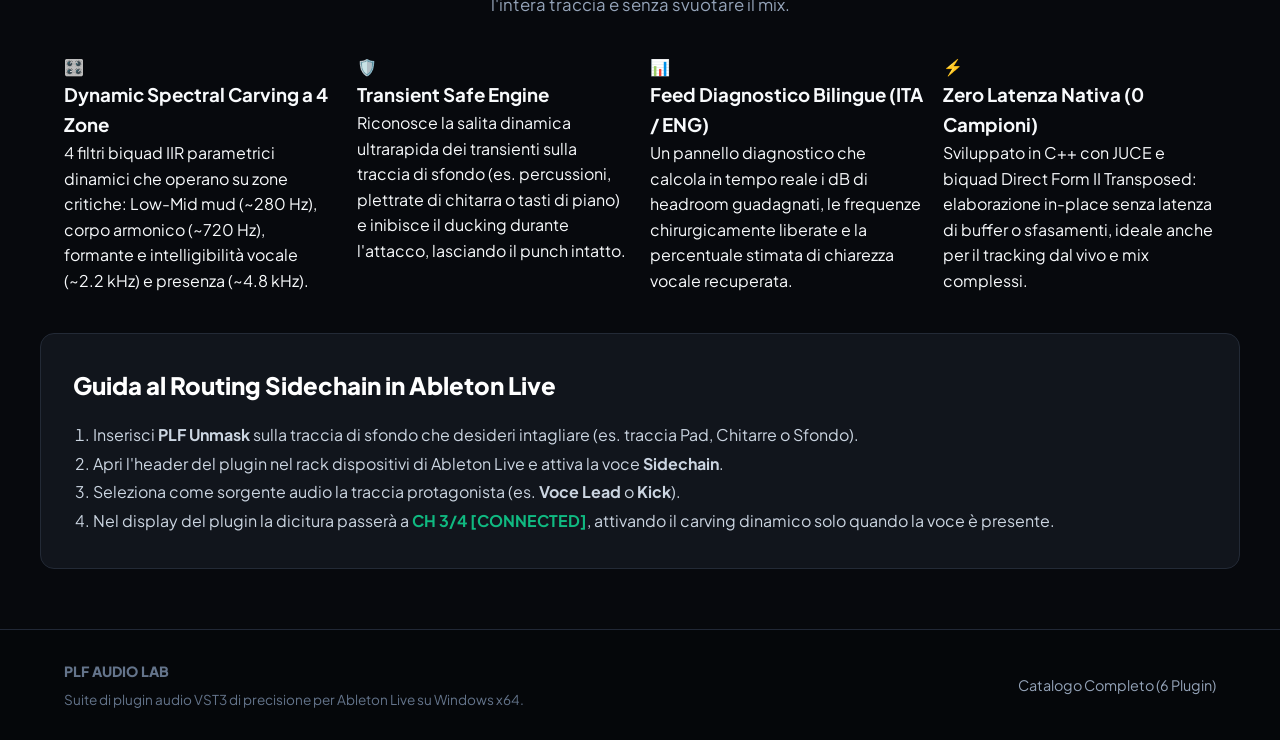
<file: unmask.html>
﻿<!DOCTYPE html>
<html lang="it">
<head>
  <meta charset="UTF-8">
  <meta name="viewport" content="width=device-width, initial-scale=1.0">
  <title>PLF Unmask v1.0.0 — Dynamic Sidechain Spectral Unmasker & Transient Guard (VST3)</title>
  <meta name="description" content="PLF Unmask: Plugin VST3 per la risoluzione dinamica dei conflitti frequenziali in Ableton Live. Dynamic spectral carving chirurgico a zero latenza con Transient Safe e diagnostica bilingue.">
  <meta name="keywords" content="PLF Unmask, spectral unmasking vst3, sidechain dynamic eq ableton, carver frequenze, transient safe, FabFilter Pro-MB alternative, PLF Audio Lab">
  
  <link rel="preconnect" href="https://fonts.googleapis.com">
  <link rel="preconnect" href="https://fonts.gstatic.com" crossorigin>
  <link href="https://fonts.googleapis.com/css2?family=JetBrains+Mono:wght@400;500;700&family=Plus+Jakarta+Sans:wght@400;500;600;700;800&display=swap" rel="stylesheet">
  
  <link rel="stylesheet" href="style.css">
</head>
<body>

  <!-- Top Announcement Bar -->
  <div class="announcement-bar" style="background: linear-gradient(90deg, #0891b2, #06b6d4, #10b981); color: #04101d; font-weight: 700;">
    ⚡ <strong>NUOVO: PLF Unmask v1.0.0</strong> &mdash; Dynamic Sidechain Spectral Carving &amp; Transient Safe per Ableton Live &amp; Windows x64
  </div>

  <!-- Navigation Bar -->
  <header class="navbar">
    <div class="container nav-container">
      <a href="index.html" class="logo">
        <span class="logo-badge">PLF</span>
        <span class="logo-text">AUDIO LAB <span class="logo-sub">AUDIO DSP</span></span>
      </a>

      <nav class="nav-links">
        <a href="index.html" class="nav-link" style="color: var(--primary); font-weight: 700;">← Tutti i Plugin</a>
        <a href="space-designer.html" class="nav-link">Space Designer</a>
        <a href="little-cosm.html" class="nav-link">Little Cosm</a>
        <a href="sequentia.html" class="nav-link">Sequentia</a>
        <a href="channel.html" class="nav-link">Channel</a>
        <a href="eyeliner.html" class="nav-link">Eyeliner</a>
        <a href="unmask.html" class="nav-link active" style="color: #06b6d4; font-weight: 700;">PLF Unmask</a>
      </nav>

      <div class="nav-actions">
        <a href="INSTALLA_PLF_Unmask.exe" class="btn btn-primary btn-sm" style="background: linear-gradient(135deg, #06b6d4, #10b981); color: #04101d;">
          <span>Scarica .EXE (Unmask)</span>
        </a>
      </div>
    </div>
  </header>

  <!-- Hero Section -->
  <section class="hero">
    <div class="container">
      <div class="hero-content">
        <div class="hero-badge" style="background: rgba(6, 182, 212, 0.15); color: #22d3ee; border-color: rgba(6, 182, 212, 0.35);">
          EFFETTO AUDIO VST3 64-BIT &bull; ABLETON LIVE &amp; WINDOWS X64
        </div>
        <h1 class="hero-title">
          Spazio e Chiarezza Chirurgica nel Mix:<br>
          <span class="gradient-text" style="background: linear-gradient(135deg, #06b6d4 0%, #22d3ee 50%, #10b981 100%); -webkit-background-clip: text; -webkit-text-fill-color: transparent;">PLF Unmask v1.0.0</span>
        </h1>
        <p class="hero-subtitle">
          Plugin di <strong>sidechain spectral unmasking</strong> progettato per risolvere dinamicamente e chirurgicamente i conflitti di frequenza tra la traccia protagonista (es. Voce Lead, Kick, Snare) e la traccia di sfondo (es. Pad, Chitarre, Synth), a <strong>zero latenza</strong> e preservando totalmente l'attacco dei transienti grazie al modulo <strong>Transient Safe</strong>.
        </p>

        <div class="hero-cta">
          <a href="INSTALLA_PLF_Unmask.exe" class="btn btn-primary btn-lg" style="background: linear-gradient(135deg, #06b6d4, #10b981); color: #04101d;">
            <span>Scarica PLF Unmask (.EXE)</span>
            <span class="btn-subtext">Installer 1-Click per Windows &bull; Pronto per Ableton</span>
          </a>
          <a href="PLF_Unmask_vst3_PLF_Audio_Lab.zip" class="btn btn-secondary btn-lg">
            <span>Scarica Archivio ZIP (.ZIP)</span>
            <span class="btn-subtext">Bundle VST3 portabile</span>
          </a>
          <a href="index.html#catalog" class="btn btn-secondary btn-lg">
            <span>← Torna al Catalogo</span>
          </a>
        </div>

        <div class="hero-specs-pill">
          <div class="spec-pill-item">
            <span class="spec-icon">⚡</span>
            <span>Zero Latenza Reale (0 campioni)</span>
          </div>
          <div class="spec-pill-item">
            <span class="spec-icon">🛡️</span>
            <span>Transient Safe (Attacchi Protetti)</span>
          </div>
          <div class="spec-pill-item">
            <span class="spec-icon">📊</span>
            <span>Diagnostica Bilingue (ITA / ENG)</span>
          </div>
          <div class="spec-pill-item">
            <span class="spec-icon">↔️</span>
            <span>Completamente Ridimensionabile</span>
          </div>
        </div>
      </div>

      <!-- Real Plugin Interface Preview -->
      <div style="margin-top: 40px; text-align: center;">
        <div style="background: #0b0f17; border: 1px solid rgba(6, 182, 212, 0.4); border-radius: 14px; padding: 20px; box-shadow: 0 16px 40px rgba(0,0,0,0.6), 0 0 25px rgba(6, 182, 212, 0.2);">
          <div style="display: flex; justify-content: space-between; align-items: center; margin-bottom: 14px; font-size: 0.85rem; font-family: var(--font-mono); color: #94a3b8;">
            <div><span style="color:#ef4444;">●</span> <span style="color:#eab308;">●</span> <span style="color:#22c55e;">●</span> &nbsp; PLF UNMASK // DYNAMIC SPECTRAL CARVER</div>
            <div style="color: #22d3ee; font-weight: 700;">SIDECHAIN ENGINE BUS 3/4 &bull; ZERO LATENCY</div>
          </div>
          <img src="plf_unmask_gui.png" alt="PLF Unmask GUI" style="max-width: 100%; border-radius: 8px; box-shadow: 0 8px 30px rgba(0,0,0,0.8);">
        </div>
      </div>
    </div>
  </section>

  <!-- Technical Features Section -->
  <section class="specs-section">
    <div class="container">
      <div class="section-header" style="text-align:center; max-width:800px; margin:0 auto 36px auto;">
        <h2 style="font-size:2.2rem; font-weight:800; margin-bottom:12px;">
          Caratteristiche di Livello <span class="gradient-text" style="background: linear-gradient(135deg, #06b6d4, #10b981); -webkit-background-clip:text; -webkit-text-fill-color:transparent;">Mastering &amp; Post-Produzione</span>
        </h2>
        <p style="color:var(--text-muted); font-size:1.05rem;">
          Ingegneria di precisione acustica per eliminare le sovrapposizioni frequenziali senza comprimere l'intera traccia e senza svuotare il mix.
        </p>
      </div>

      <div class="modules-grid">
        <div class="module-card">
          <div class="module-icon" style="color: #06b6d4;">🎛️</div>
          <h3>Dynamic Spectral Carving a 4 Zone</h3>
          <p>
            4 filtri biquad IIR parametrici dinamici che operano su zone critiche: Low-Mid mud (~280 Hz), corpo armonico (~720 Hz), formante e intelligibilità vocale (~2.2 kHz) e presenza (~4.8 kHz).
          </p>
        </div>

        <div class="module-card">
          <div class="module-icon" style="color: #10b981;">🛡️</div>
          <h3>Transient Safe Engine</h3>
          <p>
            Riconosce la salita dinamica ultrarapida dei transienti sulla traccia di sfondo (es. percussioni, plettrate di chitarra o tasti di piano) e inibisce il ducking durante l'attacco, lasciando il punch intatto.
          </p>
        </div>

        <div class="module-card">
          <div class="module-icon" style="color: #06b6d4;">📊</div>
          <h3>Feed Diagnostico Bilingue (ITA / ENG)</h3>
          <p>
            Un pannello diagnostico che calcola in tempo reale i dB di headroom guadagnati, le frequenze chirurgicamente liberate e la percentuale stimata di chiarezza vocale recuperata.
          </p>
        </div>

        <div class="module-card">
          <div class="module-icon" style="color: #10b981;">⚡</div>
          <h3>Zero Latenza Nativa (0 Campioni)</h3>
          <p>
            Sviluppato in C++ con JUCE e biquad Direct Form II Transposed: elaborazione in-place senza latenza di buffer o sfasamenti, ideale anche per il tracking dal vivo e mix complessi.
          </p>
        </div>
      </div>
    </div>
  </section>

  <!-- Ableton Live Setup Guide -->
  <section class="container" style="padding: 40px 0 60px 0;">
    <div style="background: #11151c; border: 1px solid #232a36; border-radius: 14px; padding: 32px;">
      <h3 style="font-size: 1.5rem; font-weight: 800; color: #ffffff; margin-bottom: 16px;">
        Guida al Routing Sidechain in Ableton Live
      </h3>
      <ol style="color: #cbd5e1; font-size: 1rem; line-height: 1.8; margin-left: 20px;">
        <li>Inserisci <strong>PLF Unmask</strong> sulla traccia di sfondo che desideri intagliare (es. traccia Pad, Chitarre o Sfondo).</li>
        <li>Apri l'header del plugin nel rack dispositivi di Ableton Live e attiva la voce <strong>Sidechain</strong>.</li>
        <li>Seleziona come sorgente audio la traccia protagonista (es. <strong>Voce Lead</strong> o <strong>Kick</strong>).</li>
        <li>Nel display del plugin la dicitura passerà a <span style="color:#10b981; font-weight:bold;">CH 3/4 [CONNECTED]</span>, attivando il carving dinamico solo quando la voce è presente.</li>
      </ol>
    </div>
  </section>

  <!-- Footer -->
  <footer class="footer">
    <div class="container footer-content">
      <div>
        <span class="logo-text" style="font-weight: 800;">PLF AUDIO LAB</span>
        <p style="color: #64748b; font-size: 0.85rem; margin-top: 6px;">
          Suite di plugin audio VST3 di precisione per Ableton Live su Windows x64.
        </p>
      </div>
      <div>
        <a href="index.html" style="color: #94a3b8; text-decoration: none; font-size: 0.9rem;">Catalogo Completo (6 Plugin)</a>
      </div>
    </div>
  </footer>

</body>
</html>
</file>
<file: style.css>
:root {
  --bg-darkest: #07090d;
  --bg-darker: #0d1117;
  --bg-card: #131822;
  --bg-card-hover: #19202e;
  --border-color: #212836;
  --border-bright: #303b4f;
  --text-main: #f8fafc;
  --text-muted: #94a3b8;
  --text-dim: #64748b;
  
  --primary: #38bdf8;
  --primary-hover: #0284c7;
  --gold: #eab308;
  --green: #22c55e;
  --orange: #f97316;
  --blue: #3b82f6;
  --red: #ef4444;
  --purple: #a855f7;
  
  --font-main: 'Plus Jakarta Sans', -apple-system, BlinkMacSystemFont, sans-serif;
  --font-mono: 'JetBrains Mono', Consolas, monospace;
}

* {
  box-sizing: border-box;
  margin: 0;
  padding: 0;
}

body {
  background-color: var(--bg-darkest);
  color: var(--text-main);
  font-family: var(--font-main);
  line-height: 1.6;
  overflow-x: hidden;
}

.container {
  max-width: 1200px;
  margin: 0 auto;
  padding: 0 24px;
}

/* Announcement Bar */
.announcement-bar {
  background: linear-gradient(90deg, #0369a1, #0284c7, #38bdf8);
  color: #ffffff;
  text-align: center;
  padding: 8px 16px;
  font-size: 0.85rem;
  font-weight: 600;
  letter-spacing: 0.3px;
}

/* Navbar */
.navbar {
  position: sticky;
  top: 0;
  z-index: 100;
  background: rgba(7, 9, 13, 0.85);
  backdrop-filter: blur(12px);
  border-bottom: 1px solid var(--border-color);
  padding: 16px 0;
}

.nav-content {
  display: flex;
  align-items: center;
  justify-content: space-between;
}

.logo {
  font-size: 1.25rem;
  font-weight: 800;
  letter-spacing: 0.5px;
  color: var(--text-main);
  white-space: nowrap;
  flex-shrink: 0;
  margin-right: 20px;
}

.logo-accent {
  color: var(--primary);
}

.badge-tag {
  background: var(--border-bright);
  color: var(--primary);
  font-size: 0.65rem;
  font-weight: 700;
  padding: 2px 6px;
  border-radius: 4px;
  margin-left: 6px;
  vertical-align: middle;
}

.nav-links {
  display: flex;
  gap: 16px;
  align-items: center;
  flex-wrap: wrap;
}

.nav-links a {
  color: var(--text-muted);
  text-decoration: none;
  font-size: 0.92rem;
  font-weight: 600;
  transition: color 0.2s;
}

.nav-links a:hover {
  color: var(--text-main);
}

/* Buttons */
.btn {
  display: inline-flex;
  align-items: center;
  justify-content: center;
  gap: 8px;
  border-radius: 8px;
  font-weight: 700;
  text-decoration: none;
  cursor: pointer;
  transition: all 0.2s ease;
  border: none;
}

.btn-primary {
  background: linear-gradient(135deg, #0284c7 0%, #38bdf8 100%);
  color: #04121e;
  box-shadow: 0 4px 16px rgba(56, 189, 248, 0.25);
}

.btn-primary:hover {
  transform: translateY(-2px);
  box-shadow: 0 6px 20px rgba(56, 189, 248, 0.4);
}

.btn-secondary {
  background: var(--bg-card);
  color: var(--text-main);
  border: 1px solid var(--border-bright);
}

.btn-secondary:hover {
  background: var(--bg-card-hover);
  border-color: var(--primary);
}

.btn-sm {
  padding: 8px 16px;
  font-size: 0.88rem;
}

.btn-lg {
  padding: 14px 26px;
  font-size: 1rem;
}

.btn-subtext {
  font-size: 0.8rem;
  opacity: 0.85;
  font-weight: 500;
  margin-left: 4px;
}

/* Hero Section */
.hero-section {
  padding: 70px 0 60px;
  text-align: center;
  background: radial-gradient(ellipse at 50% 20%, rgba(56, 189, 248, 0.12) 0%, transparent 70%);
}

.hero-badge {
  display: inline-flex;
  align-items: center;
  gap: 8px;
  background: rgba(56, 189, 248, 0.1);
  border: 1px solid rgba(56, 189, 248, 0.3);
  color: var(--primary);
  padding: 6px 14px;
  border-radius: 20px;
  font-size: 0.85rem;
  font-weight: 700;
  margin-bottom: 24px;
}

.pulse-dot {
  width: 8px;
  height: 8px;
  background: var(--primary);
  border-radius: 50%;
  box-shadow: 0 0 10px var(--primary);
}

.hero-title {
  font-size: 3.2rem;
  font-weight: 800;
  line-height: 1.18;
  margin-bottom: 20px;
  letter-spacing: -0.5px;
}

.gradient-text {
  background: linear-gradient(135deg, #38bdf8 0%, #ca8a04 50%, #22c55e 100%);
  -webkit-background-clip: text;
  -webkit-text-fill-color: transparent;
}

.hero-lead {
  max-width: 780px;
  margin: 0 auto 32px;
  font-size: 1.15rem;
  color: var(--text-muted);
  line-height: 1.65;
}

.hero-actions {
  display: flex;
  justify-content: center;
  gap: 16px;
  margin-bottom: 24px;
  flex-wrap: wrap;
}

.hero-guarantees {
  display: flex;
  justify-content: center;
  gap: 24px;
  font-size: 0.88rem;
  color: var(--text-dim);
  font-weight: 600;
  margin-bottom: 50px;
  flex-wrap: wrap;
}

/* Plugin Hardware Preview Card */
.plugin-preview-card {
  max-width: 1040px;
  margin: 0 auto;
  background: #11151c;
  border: 2px solid var(--border-bright);
  border-radius: 12px;
  overflow: hidden;
  box-shadow: 0 20px 50px rgba(0, 0, 0, 0.6), 0 0 30px rgba(56, 189, 248, 0.1);
  text-align: left;
}

.preview-header {
  background: #090c10;
  padding: 12px 18px;
  display: flex;
  align-items: center;
  justify-content: space-between;
  border-bottom: 1px solid var(--border-color);
}

.preview-dots {
  display: flex;
  gap: 6px;
}

.preview-real-wrapper {
  background: #090c10;
  padding: 8px;
  line-height: 0;
}

.plugin-real-screenshot {
  width: 100%;
  height: auto;
  display: block;
  border-radius: 0 0 8px 8px;
  box-shadow: 0 8px 30px rgba(0, 0, 0, 0.7);
  transition: transform 0.3s ease;
}

.plugin-real-screenshot:hover {
  transform: scale(1.01);
}

.dot {
  width: 10px;
  height: 10px;
  border-radius: 50%;
}
.dot.red { background: #ef4444; }
.dot.yellow { background: #eab308; }
.dot.green { background: #22c55e; }

.preview-title {
  font-family: var(--font-mono);
  font-size: 0.85rem;
  color: var(--text-main);
  font-weight: 700;
}

.preview-status {
  background: rgba(34, 197, 94, 0.2);
  color: #22c55e;
  border: 1px solid rgba(34, 197, 94, 0.4);
  font-size: 0.7rem;
  font-weight: 800;
  padding: 2px 8px;
  border-radius: 4px;
}

.preview-body {
  padding: 20px;
  background: linear-gradient(180deg, #161b24 0%, #0d1016 100%);
}

.preview-grid {
  display: flex;
  gap: 12px;
  margin-bottom: 18px;
  overflow-x: auto;
  padding-bottom: 8px;
}

.preview-col {
  flex: 1;
  min-width: 100px;
  background: #12151c;
  border: 1px solid #222936;
  border-radius: 6px;
  padding: 12px 8px;
  display: flex;
  flex-direction: column;
  align-items: center;
  gap: 8px;
}

.col-tag {
  font-size: 0.72rem;
  font-weight: 800;
  color: var(--text-dim);
  text-transform: uppercase;
  letter-spacing: 0.5px;
  margin-bottom: 4px;
}

/* Knob Mockups */
.knob-mock {
  width: 44px;
  height: 44px;
  border-radius: 50%;
  position: relative;
  box-shadow: 0 4px 8px rgba(0,0,0,0.4);
  cursor: pointer;
  transition: transform 0.2s;
}

.knob-mock:hover {
  transform: scale(1.05);
}

.knob-line {
  position: absolute;
  top: 4px;
  left: 20px;
  width: 4px;
  height: 12px;
  border-radius: 2px;
}

.knob-black { background: radial-gradient(circle, #2a2e38 40%, #15181f 100%); border: 2px solid #3c4250; }
.knob-black .knob-line { background: #f8fafc; }

.knob-brown { background: radial-gradient(circle, #78350f 40%, #3a1805 100%); border: 2px solid #92400e; }
.knob-brown .knob-line { background: #fef3c7; }

.knob-yellow { background: radial-gradient(circle, #ca8a04 40%, #583b02 100%); border: 2px solid #eab308; }
.knob-yellow .knob-line { background: #fef08a; }

.knob-green { background: radial-gradient(circle, #16a34a 40%, #0b4520 100%); border: 2px solid #22c55e; }
.knob-green .knob-line { background: #bbf7d0; }

.knob-red { background: radial-gradient(circle, #dc2626 40%, #5f1010 100%); border: 2px solid #ef4444; }
.knob-red .knob-line { background: #fecaca; }

.knob-orange { background: radial-gradient(circle, #ea580c 40%, #571e03 100%); border: 2px solid #f97316; }
.knob-orange .knob-line { background: #fed7aa; }

.knob-blue { background: radial-gradient(circle, #2563eb 40%, #112d6b 100%); border: 2px solid #3b82f6; }
.knob-blue .knob-line { background: #bfdbfe; }

.knob-label {
  font-size: 0.68rem;
  font-weight: 700;
  color: #cbd5e1;
}

.btn-mock {
  font-size: 0.65rem;
  font-weight: 700;
  padding: 4px 8px;
  background: #1e2430;
  border: 1px solid #323b4c;
  color: #94a3b8;
  border-radius: 4px;
}

.btn-mock.btn-active {
  background: #22c55e;
  color: #04121e;
  border-color: #4ade80;
}

.btn-mock.btn-cyan {
  background: #0284c7;
  color: #ffffff;
  border-color: #38bdf8;
}

.mini-led {
  display: inline-block;
  width: 5px;
  height: 5px;
  background: #38bdf8;
  border-radius: 50%;
  box-shadow: 0 0 6px #38bdf8;
  margin-left: 2px;
}

.knob-row, .btn-row {
  display: flex;
  gap: 8px;
  justify-content: center;
}

/* Screen / Meter Bar */
.preview-screen-bar {
  display: grid;
  grid-template-columns: 1.8fr 1fr;
  gap: 14px;
}

.screen-canvas-box, .screen-meter-box {
  background: #090c10;
  border: 1px solid #232b38;
  border-radius: 6px;
  padding: 10px;
}

.screen-title {
  font-family: var(--font-mono);
  font-size: 0.68rem;
  font-weight: 700;
  color: var(--primary);
  margin-bottom: 6px;
}

#spectrumCanvas {
  width: 100%;
  height: 80px;
  background: #0d1117;
  border-radius: 4px;
}

/* VU Meter Box */
.vu-needle-container {
  height: 80px;
  background: #fdfbf3;
  border-radius: 4px;
  position: relative;
  overflow: hidden;
  border: 1px solid #d4cbb8;
}

.vu-scale {
  display: flex;
  justify-content: space-between;
  padding: 6px 12px 0;
  font-family: var(--font-mono);
  font-size: 0.65rem;
  font-weight: 700;
  color: #27272a;
}

.vu-branding {
  position: absolute;
  bottom: 6px;
  left: 0;
  right: 0;
  text-align: center;
  font-size: 0.62rem;
  font-weight: 800;
  color: #71717a;
}

.vu-needle {
  position: absolute;
  bottom: -5px;
  left: 50%;
  width: 2px;
  height: 60px;
  background: #dc2626;
  transform-origin: bottom center;
  transform: rotate(-15deg);
  transition: transform 0.08s ease-out;
}

/* Sections Common */
.section {
  padding: 80px 0;
}

.section-badge {
  color: var(--primary);
  font-family: var(--font-mono);
  font-size: 0.8rem;
  font-weight: 700;
  letter-spacing: 1px;
  margin-bottom: 8px;
  text-align: center;
}

.section-title {
  font-size: 2.3rem;
  font-weight: 800;
  text-align: center;
  margin-bottom: 12px;
}

.section-lead {
  text-align: center;
  max-width: 650px;
  margin: 0 auto 50px;
  color: var(--text-muted);
  font-size: 1.05rem;
}

/* Audio Demo Player */
.demo-section {
  background: var(--bg-darker);
  border-top: 1px solid var(--border-color);
  border-bottom: 1px solid var(--border-color);
}

.audio-demo-player {
  max-width: 780px;
  margin: 0 auto;
  background: var(--bg-card);
  border: 1px solid var(--border-bright);
  border-radius: 12px;
  padding: 24px;
}

.player-controls {
  display: flex;
  justify-content: space-between;
  align-items: center;
  margin-bottom: 20px;
  flex-wrap: wrap;
  gap: 16px;
}

.btn-play {
  background: var(--primary);
  color: #04121e;
  padding: 10px 22px;
  border-radius: 8px;
  font-weight: 700;
  display: flex;
  align-items: center;
  gap: 8px;
  cursor: pointer;
  border: none;
}

.btn-play:hover {
  background: #7dd3fc;
}

.ab-toggle-switch {
  display: flex;
  background: #090c10;
  border: 1px solid var(--border-color);
  border-radius: 8px;
  padding: 4px;
}

.btn-toggle {
  background: transparent;
  border: none;
  color: var(--text-muted);
  padding: 8px 16px;
  font-weight: 700;
  font-size: 0.85rem;
  border-radius: 6px;
  cursor: pointer;
  transition: all 0.2s;
}

.btn-toggle.active {
  background: var(--blue);
  color: #ffffff;
}

.player-visualizer {
  background: #090c10;
  border: 1px solid var(--border-color);
  border-radius: 8px;
  padding: 16px;
}

.track-info {
  display: flex;
  justify-content: space-between;
  font-size: 0.85rem;
  margin-bottom: 14px;
}

.track-name {
  color: var(--text-main);
  font-weight: 600;
}

.track-status {
  color: var(--primary);
  font-family: var(--font-mono);
  font-weight: 700;
}

.sound-wave-bars {
  display: flex;
  align-items: center;
  gap: 4px;
  height: 48px;
}

.wave-bar {
  flex: 1;
  background: #2563eb;
  border-radius: 2px;
  height: 6px;
  transition: height 0.08s ease;
}

/* Modules Grid */
.modules-grid {
  display: grid;
  grid-template-columns: repeat(auto-fit, minmax(260px, 1fr));
  gap: 20px;
}

.module-feature-card {
  background: var(--bg-card);
  border: 1px solid var(--border-color);
  border-radius: 10px;
  padding: 24px;
  transition: all 0.2s;
}

.module-feature-card:hover {
  border-color: var(--border-bright);
  transform: translateY(-3px);
}

.card-icon {
  display: inline-block;
  font-family: var(--font-mono);
  font-weight: 800;
  font-size: 0.85rem;
  padding: 4px 8px;
  border-radius: 6px;
  margin-bottom: 14px;
}

.module-feature-card h3 {
  font-size: 1.15rem;
  font-weight: 700;
  margin-bottom: 8px;
}

.module-feature-card p {
  color: var(--text-muted);
  font-size: 0.92rem;
  line-height: 1.55;
}

/* Presets Section */
.presets-section {
  background: var(--bg-darker);
  border-top: 1px solid var(--border-color);
  border-bottom: 1px solid var(--border-color);
}

.preset-filter-pills {
  display: flex;
  justify-content: center;
  gap: 10px;
  margin-bottom: 30px;
  flex-wrap: wrap;
}

.pill-btn {
  background: var(--bg-card);
  border: 1px solid var(--border-color);
  color: var(--text-muted);
  padding: 6px 14px;
  border-radius: 20px;
  font-size: 0.85rem;
  font-weight: 600;
  cursor: pointer;
  transition: all 0.2s;
}

.pill-btn.active, .pill-btn:hover {
  background: var(--primary);
  color: #04121e;
  border-color: var(--primary);
}

.presets-list-grid {
  display: grid;
  grid-template-columns: repeat(auto-fill, minmax(320px, 1fr));
  gap: 14px;
  max-width: 1040px;
  margin: 0 auto;
}

.preset-item-card {
  background: var(--bg-card);
  border: 1px solid var(--border-color);
  border-radius: 8px;
  padding: 14px 18px;
}

.preset-top {
  display: flex;
  justify-content: space-between;
  margin-bottom: 4px;
}

.preset-name {
  font-weight: 700;
  font-size: 0.95rem;
}

.preset-cat {
  font-size: 0.72rem;
  font-weight: 700;
  color: var(--primary);
  background: rgba(56, 189, 248, 0.1);
  padding: 2px 6px;
  border-radius: 4px;
}

.preset-desc {
  color: var(--text-muted);
  font-size: 0.85rem;
}

/* Catalog / Ecosystem */
.catalog-grid {
  display: grid;
  grid-template-columns: repeat(auto-fit, minmax(300px, 1fr));
  gap: 24px;
}

.catalog-card {
  background: var(--bg-card);
  border: 1px solid var(--border-color);
  border-radius: 12px;
  padding: 28px;
  display: flex;
  flex-direction: column;
}

.catalog-card.active-product {
  border-color: var(--primary);
  box-shadow: 0 8px 30px rgba(56, 189, 248, 0.12);
}

.product-status {
  font-family: var(--font-mono);
  font-size: 0.72rem;
  font-weight: 800;
  padding: 3px 8px;
  border-radius: 4px;
  align-self: flex-start;
  margin-bottom: 14px;
}

.product-status.available {
  background: rgba(34, 197, 94, 0.2);
  color: #4ade80;
}

.product-status.soon {
  background: rgba(148, 163, 184, 0.2);
  color: #94a3b8;
}

.catalog-card h3 {
  font-size: 1.4rem;
  font-weight: 800;
  margin-bottom: 4px;
}

.product-type {
  color: var(--primary);
  font-size: 0.88rem;
  font-weight: 600;
  margin-bottom: 12px;
}

.product-desc {
  color: var(--text-muted);
  font-size: 0.92rem;
  margin-bottom: 24px;
  flex-grow: 1;
}

.btn-disabled {
  background: #1e2430;
  color: #64748b;
  cursor: not-allowed;
  border: 1px solid #283244;
}

/* Specs Table */
.specs-table-wrapper {
  max-width: 800px;
  margin: 0 auto;
  background: var(--bg-card);
  border: 1px solid var(--border-color);
  border-radius: 10px;
  overflow: hidden;
}

.specs-table {
  width: 100%;
  border-collapse: collapse;
}

.specs-table th {
  background: #090c10;
  padding: 12px 18px;
  text-align: left;
  font-size: 0.9rem;
  color: var(--text-muted);
}

.specs-table td {
  padding: 12px 18px;
  border-bottom: 1px solid var(--border-color);
  font-size: 0.92rem;
}

/* Footer CTA */
.footer-cta {
  padding: 80px 0;
  text-align: center;
  background: linear-gradient(180deg, var(--bg-darker) 0%, #06090e 100%);
  border-top: 1px solid var(--border-color);
}

.footer-cta h2 {
  font-size: 2.4rem;
  font-weight: 800;
  margin-bottom: 12px;
}

.footer-cta p {
  color: var(--text-muted);
  font-size: 1.1rem;
  margin-bottom: 28px;
}

.cta-buttons {
  display: flex;
  justify-content: center;
  gap: 16px;
  flex-wrap: wrap;
}

/* Footer */
.footer {
  background: #05070a;
  padding: 30px 0;
  border-top: 1px solid var(--border-color);
  font-size: 0.88rem;
  color: var(--text-dim);
}

.footer-content {
  display: flex;
  justify-content: space-between;
  align-items: center;
  flex-wrap: wrap;
  gap: 14px;
}

.footer-left strong {
  color: var(--text-main);
}

/* Responsive */
@media (max-width: 768px) {
  .hero-title {
    font-size: 2.2rem;
  }
  .nav-links {
    display: none;
  }
  .preview-grid {
    flex-direction: column;
  }
  .preview-screen-bar {
    grid-template-columns: 1fr;
  }
}

/* ==========================================================================
   Catalog & Hub Styles
   ========================================================================== */
.catalog-grid {
  display: grid;
  grid-template-columns: repeat(auto-fit, minmax(340px, 1fr));
  gap: 28px;
  margin: 32px 0 60px 0;
}

.catalog-card {
  background: var(--bg-card);
  border: 1px solid var(--border-color);
  border-radius: 14px;
  overflow: hidden;
  display: flex;
  flex-direction: column;
  transition: all 0.25s ease;
  position: relative;
}

.catalog-card:hover {
  transform: translateY(-5px);
  border-color: var(--primary);
  box-shadow: 0 16px 36px rgba(0, 0, 0, 0.4), 0 0 24px rgba(56, 189, 248, 0.15);
}

.catalog-card-image {
  position: relative;
  background: #080b11;
  border-bottom: 1px solid var(--border-color);
  padding: 16px;
  text-align: center;
  overflow: hidden;
  display: block;
}

.catalog-card-image img {
  width: 100%;
  height: auto;
  border-radius: 8px;
  transition: transform 0.3s ease;
  box-shadow: 0 4px 14px rgba(0, 0, 0, 0.3);
}

.catalog-card:hover .catalog-card-image img {
  transform: scale(1.02);
}

.catalog-card-badge {
  position: absolute;
  top: 14px;
  left: 14px;
  background: rgba(13, 17, 23, 0.92);
  border: 1px solid var(--border-bright);
  color: var(--primary);
  padding: 4px 10px;
  border-radius: 6px;
  font-size: 0.75rem;
  font-weight: 700;
  letter-spacing: 0.5px;
  text-transform: uppercase;
}

.catalog-card-type {
  position: absolute;
  top: 14px;
  right: 14px;
  background: rgba(34, 197, 94, 0.15);
  border: 1px solid rgba(34, 197, 94, 0.4);
  color: #4ade80;
  padding: 4px 10px;
  border-radius: 6px;
  font-size: 0.72rem;
  font-weight: 700;
  letter-spacing: 0.4px;
}

.catalog-card-body {
  padding: 24px;
  display: flex;
  flex-direction: column;
  flex-grow: 1;
}

.catalog-card-title {
  font-size: 1.45rem;
  font-weight: 800;
  margin-bottom: 6px;
  color: var(--text-main);
  text-decoration: none;
  display: inline-block;
  transition: color 0.2s;
}

.catalog-card-title:hover {
  color: var(--primary);
}

.catalog-card-subtitle {
  font-size: 0.88rem;
  color: var(--primary);
  font-weight: 600;
  margin-bottom: 12px;
}

.catalog-card-desc {
  font-size: 0.92rem;
  color: var(--text-muted);
  line-height: 1.55;
  margin-bottom: 16px;
}

.catalog-card-features {
  list-style: none;
  padding: 0;
  margin: 0 0 20px 0;
  font-size: 0.85rem;
  color: var(--text-dim);
}

.catalog-card-features li {
  padding: 4px 0;
  display: flex;
  align-items: center;
  gap: 8px;
}

.catalog-card-features li strong {
  color: var(--text-main);
}

.catalog-card-footer {
  margin-top: auto;
  padding-top: 16px;
  border-top: 1px solid var(--border-color);
  display: flex;
  flex-direction: column;
  gap: 10px;
}

.btn-view-plugin {
  display: flex;
  align-items: center;
  justify-content: center;
  gap: 8px;
  background: linear-gradient(135deg, #0284c7 0%, #38bdf8 100%);
  color: #04101d;
  font-weight: 800;
  font-size: 0.95rem;
  padding: 12px 18px;
  border-radius: 8px;
  text-decoration: none;
  transition: all 0.2s;
  box-shadow: 0 4px 14px rgba(56, 189, 248, 0.25);
}

.btn-view-plugin:hover {
  transform: translateY(-2px);
  box-shadow: 0 8px 22px rgba(56, 189, 248, 0.4);
  filter: brightness(1.1);
}

.catalog-card-downloads {
  display: grid;
  grid-template-columns: 1fr 1fr;
  gap: 8px;
}

.btn-download-quick {
  background: #171e2c;
  border: 1px solid var(--border-color);
  color: var(--text-muted);
  font-size: 0.78rem;
  font-weight: 600;
  text-align: center;
  padding: 8px 10px;
  border-radius: 6px;
  text-decoration: none;
  transition: all 0.2s;
}

.btn-download-quick:hover {
  background: var(--border-color);
  color: var(--text-main);
  border-color: var(--border-bright);
}

/* Suite Hero Card */
.suite-hero-card {
  background: linear-gradient(135deg, #0f172a 0%, #1e1b4b 50%, #0d1b2a 100%);
  border: 2px solid #38bdf8;
  border-radius: 16px;
  padding: 36px 32px;
  margin: 30px 0 50px 0;
  box-shadow: 0 16px 40px rgba(0, 0, 0, 0.5), 0 0 30px rgba(56, 189, 248, 0.2);
  display: grid;
  grid-template-columns: 1.6fr 1fr;
  gap: 32px;
  align-items: center;
}

@media (max-width: 900px) {
  .suite-hero-card {
    grid-template-columns: 1fr;
  }
}
</file>
